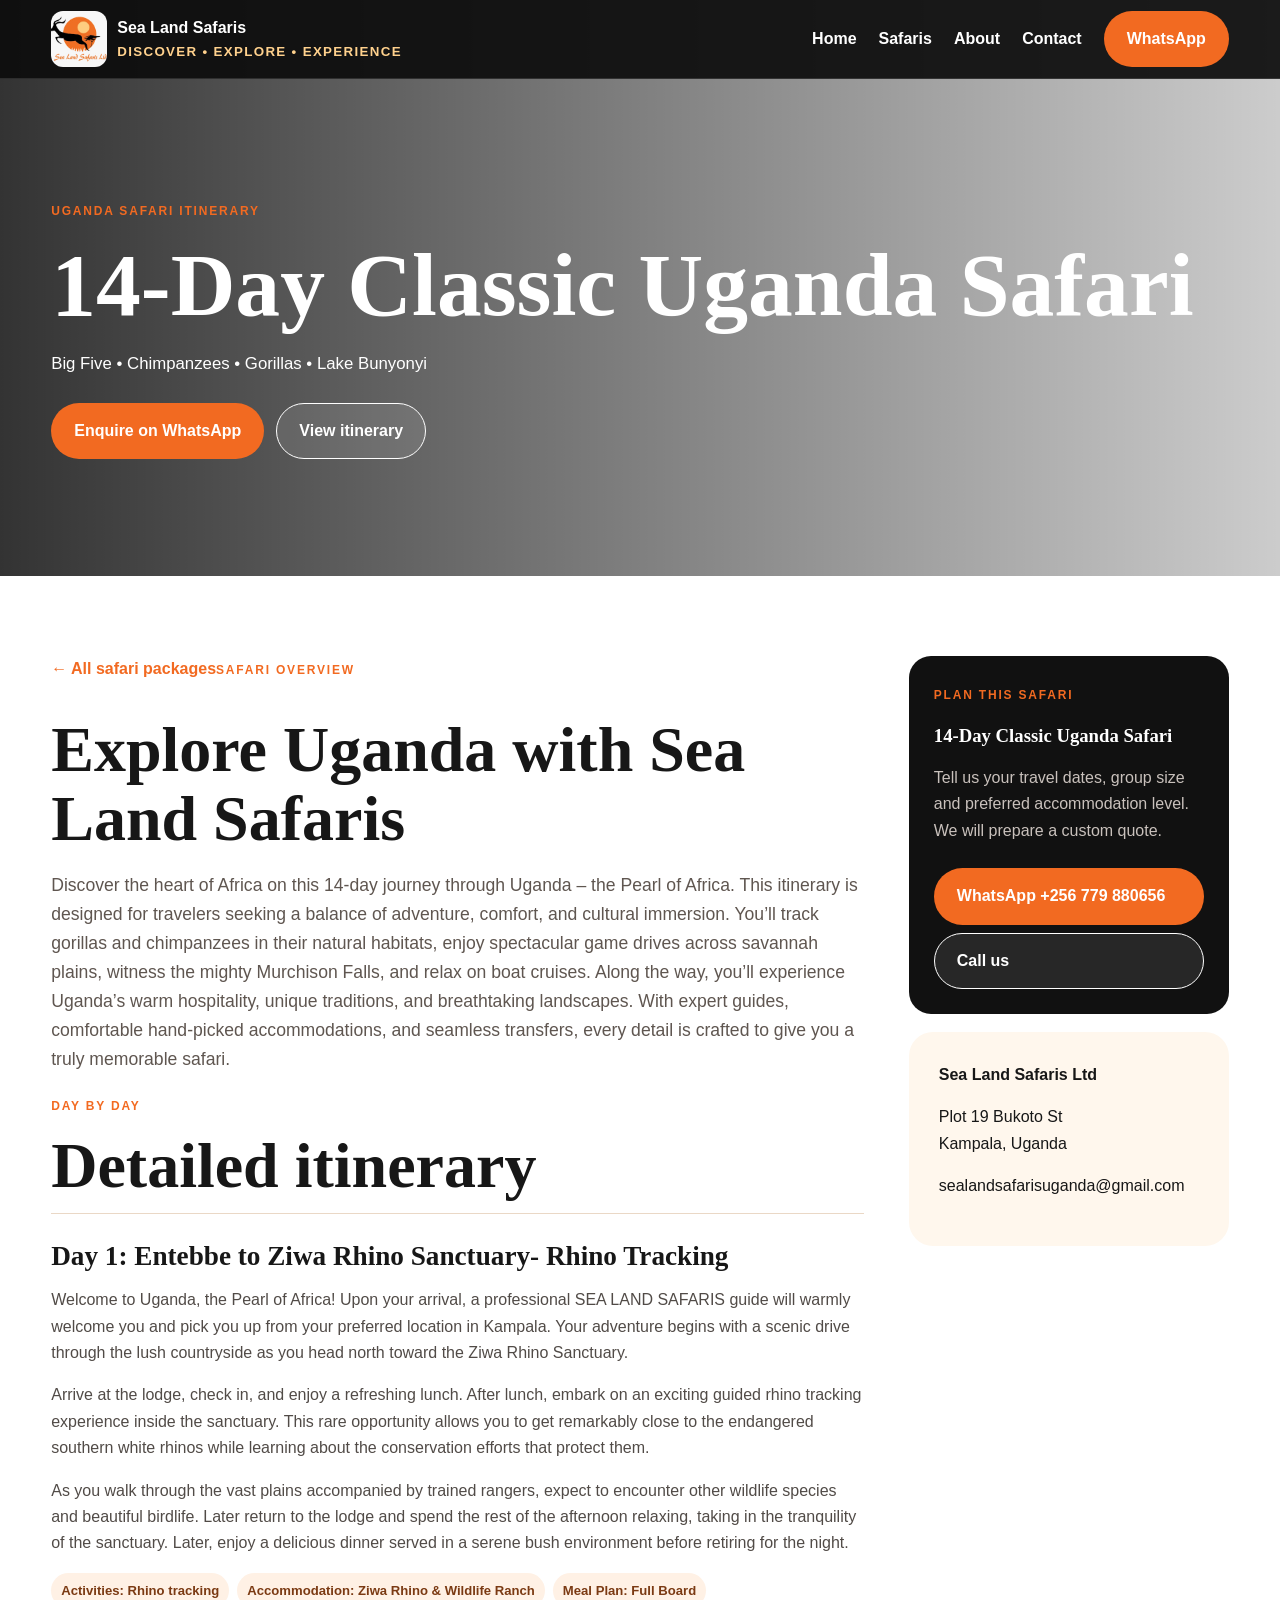
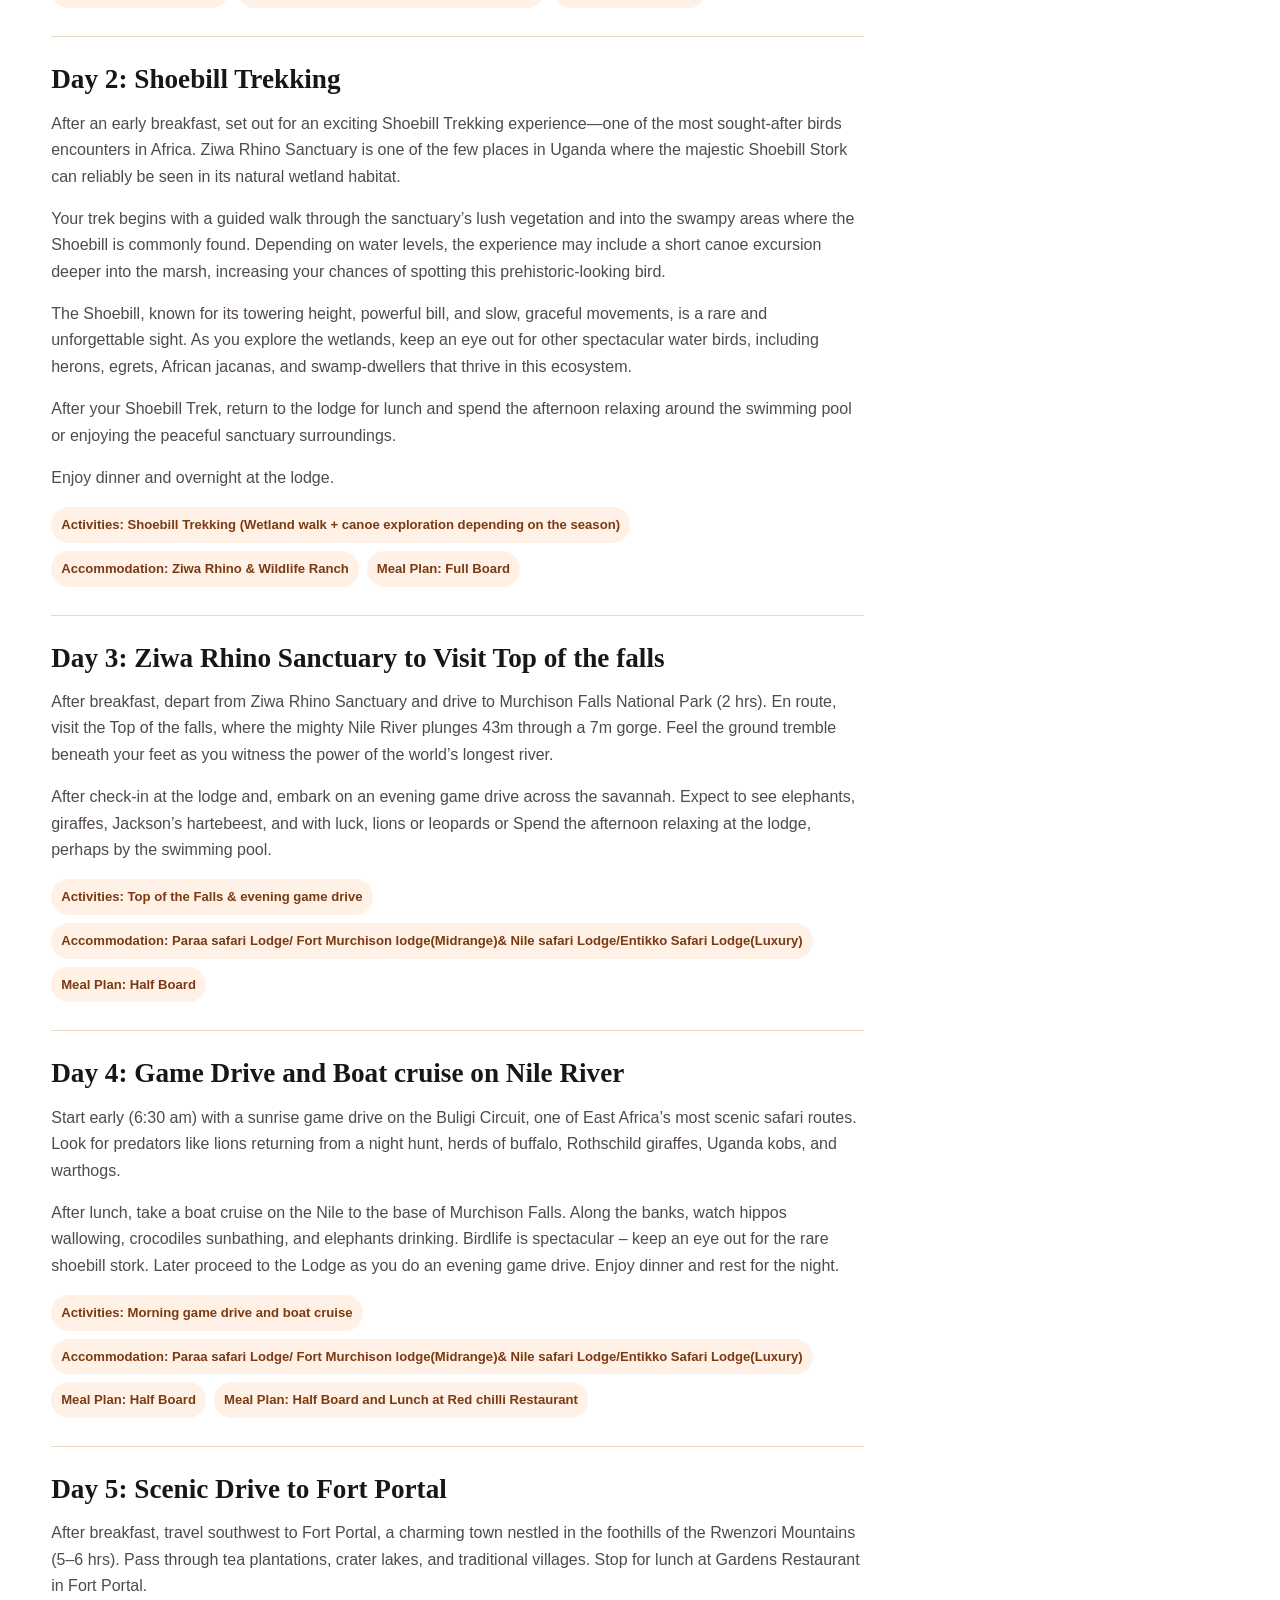
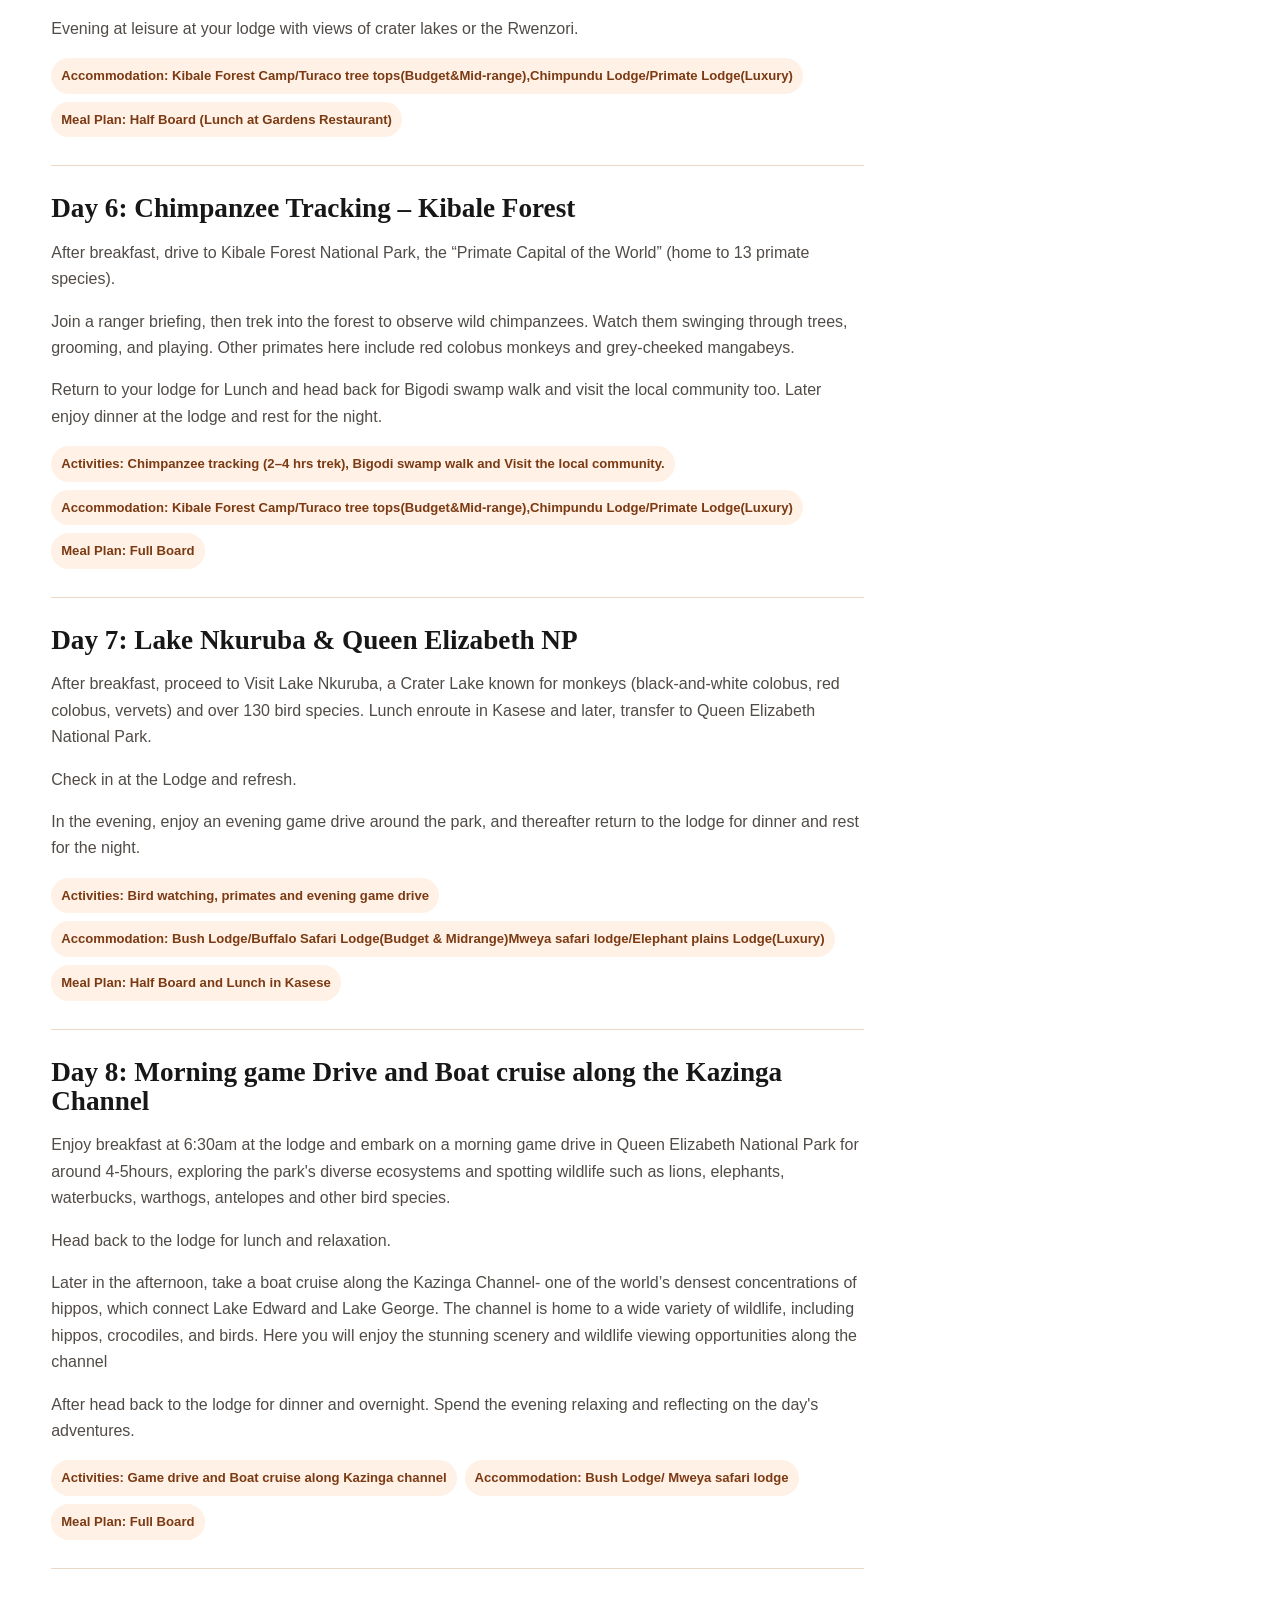
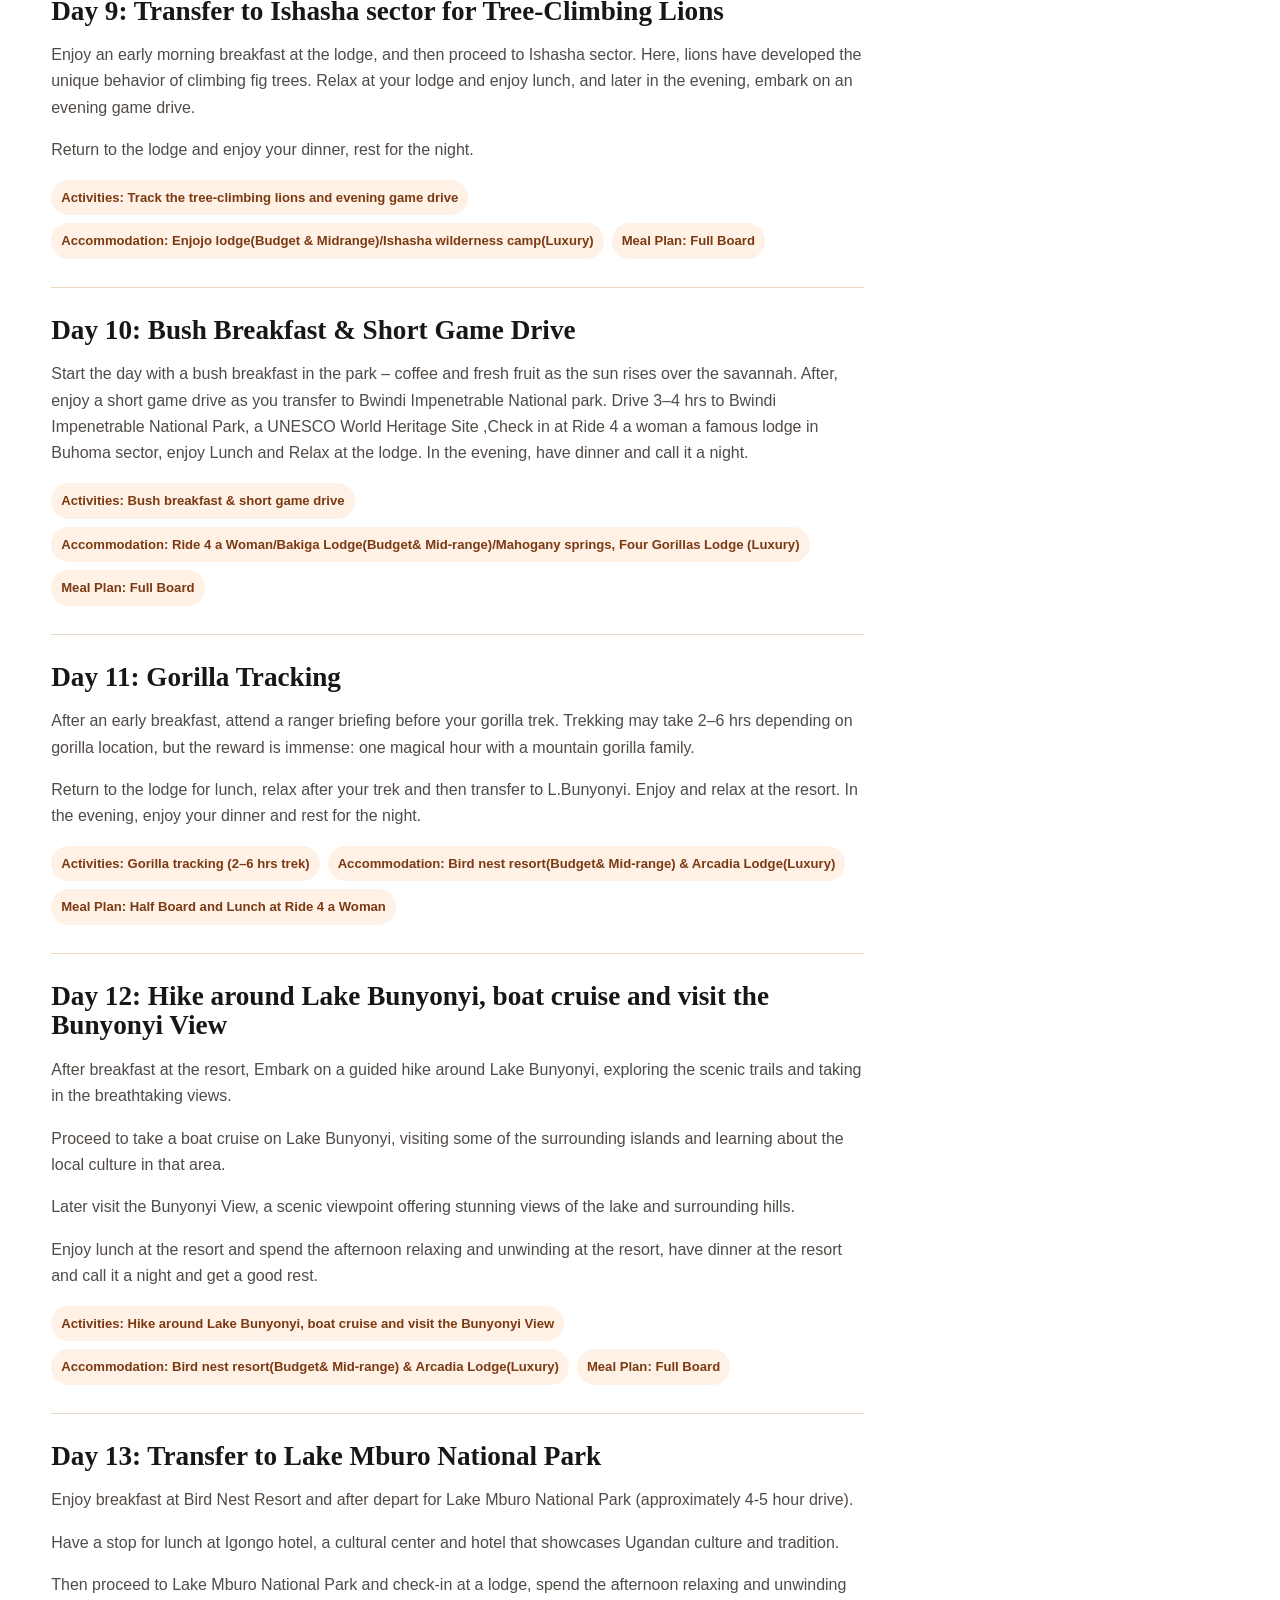
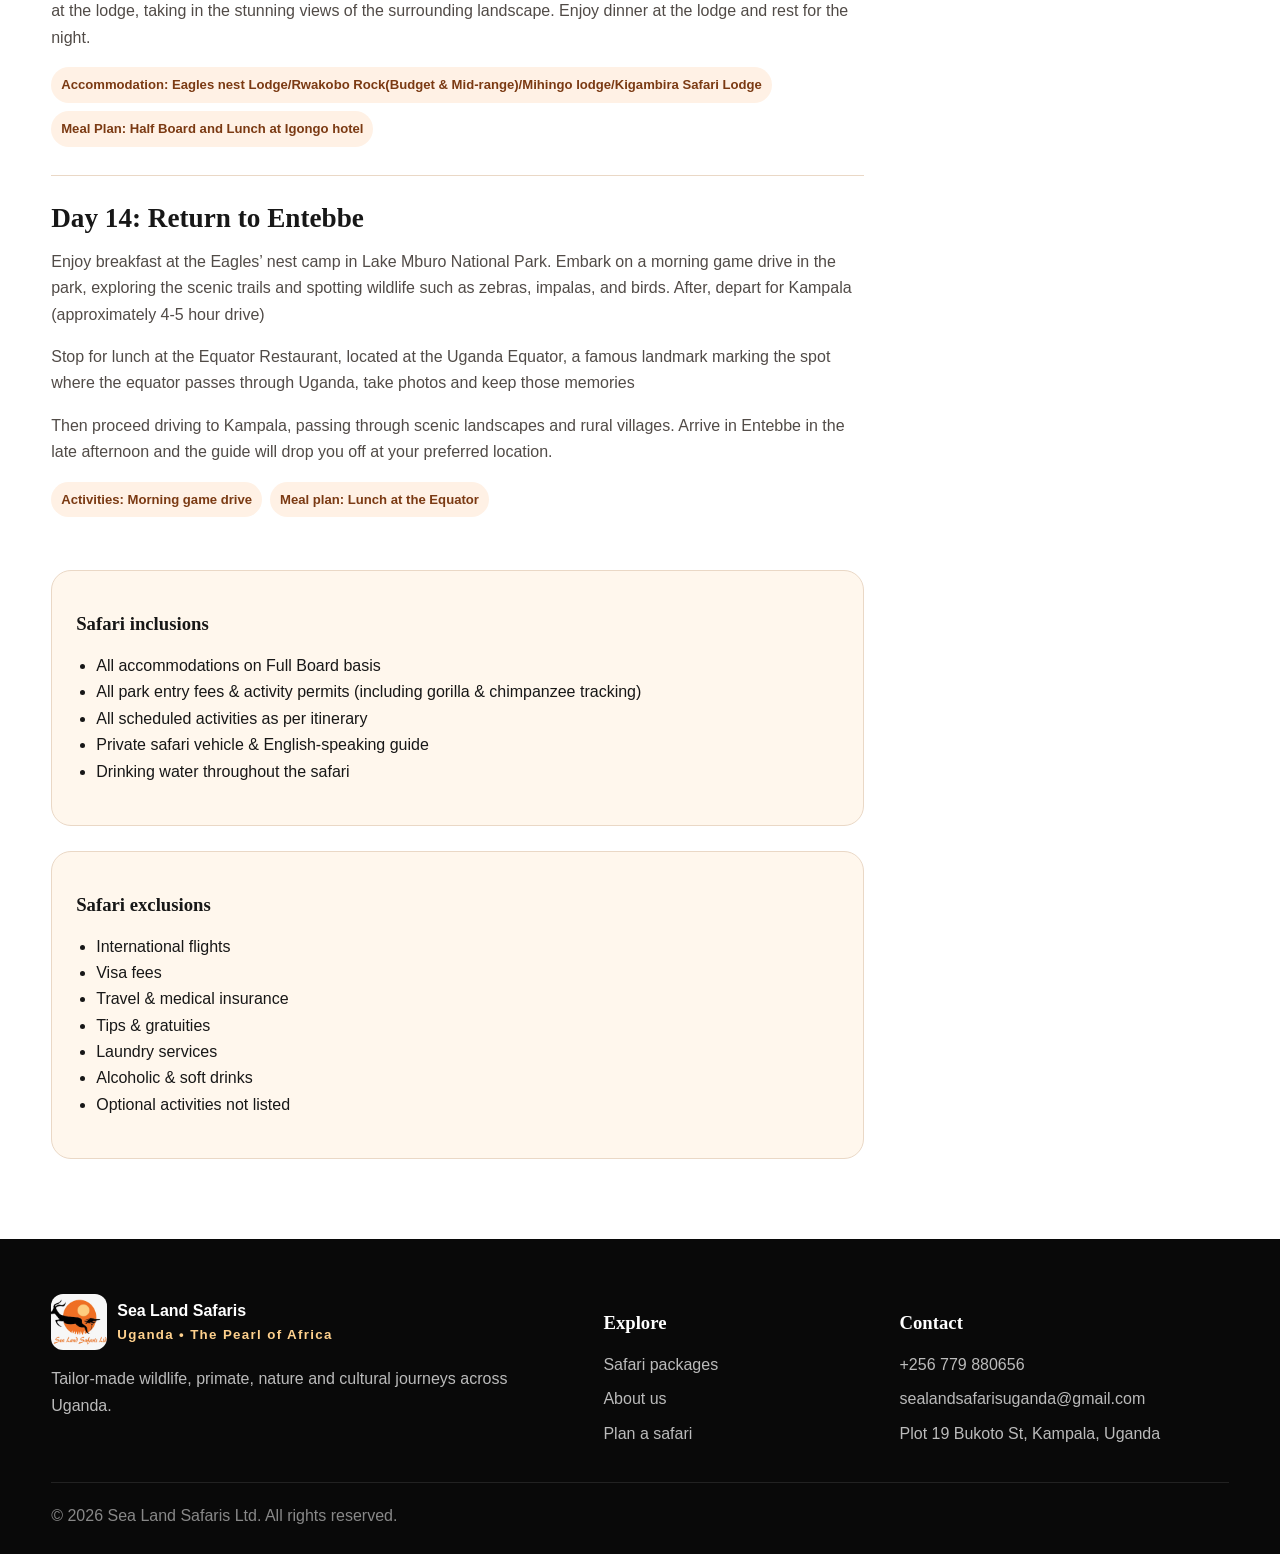
<file: packages/14-day-classic-uganda-safari.html>
<!doctype html><html lang="en"><head><meta charset="utf-8"><meta name="viewport" content="width=device-width,initial-scale=1"><title>14-Day Classic Uganda Safari | Sea Land Safaris Uganda</title><meta name="description" content="Discover the heart of Africa on this 14-day journey through Uganda – the Pearl of Africa. This itinerary is designed for travelers seeking a balance of adv"><link rel="stylesheet" href="../assets/style.css"></head><body><header><div class="container nav"><a class="brand" href="../index.html"><img src="../assets/logo.jpg" alt="Sea Land Safaris logo"><span>Sea Land Safaris<small>DISCOVER • EXPLORE • EXPERIENCE</small></span></a><nav class="links"><a href="../index.html">Home</a><a href="../index.html#packages">Safaris</a><a href="../index.html#about">About</a><a href="../index.html#contact">Contact</a><a class="btn btn-orange" href="https://wa.me/256779880656">WhatsApp</a></nav><button class="menu">☰</button></div></header><section class="page-hero" style="background-image:url('https://images.unsplash.com/photo-1549366021-9f761d450615?auto=format&fit=crop&w=1800&q=88')"><div class="container"><span class="eyebrow">Uganda Safari Itinerary</span><h1>14-Day Classic Uganda Safari</h1><p>Big Five • Chimpanzees • Gorillas • Lake Bunyonyi</p><div class="hero-actions"><a class="btn btn-orange" href="https://wa.me/256779880656?text=Hello%20Sea%20Land%20Safaris%2C%20I%20am%20interested%20in%2014-day-classic-uganda-safari">Enquire on WhatsApp</a><a class="btn btn-light" href="#itinerary">View itinerary</a></div></div></section><main class="container content-wrap"><div><a class="back" href="../index.html#packages">← All safari packages</a><span class="eyebrow">Safari overview</span><h2>Explore Uganda with Sea Land Safaris</h2><div class="overview"><p>Discover the heart of Africa on this 14-day journey through Uganda – the Pearl of Africa. This itinerary is designed for travelers seeking a balance of adventure, comfort, and cultural immersion. You’ll track gorillas and chimpanzees in their natural habitats, enjoy spectacular game drives across savannah plains, witness the mighty Murchison Falls, and relax on boat cruises. Along the way, you’ll experience Uganda’s warm hospitality, unique traditions, and breathtaking landscapes. With expert guides, comfortable hand-picked accommodations, and seamless transfers, every detail is crafted to give you a truly memorable safari.</p></div><section id="itinerary"><span class="eyebrow">Day by day</span><h2>Detailed itinerary</h2><article class="day"><h3>Day 1: Entebbe to Ziwa Rhino Sanctuary- Rhino Tracking</h3><p>Welcome to Uganda, the Pearl of Africa! Upon your arrival, a professional SEA LAND SAFARIS guide will warmly welcome you and pick you up from your preferred location in Kampala. Your adventure begins with a scenic drive through the lush countryside as you head north toward the Ziwa Rhino Sanctuary.</p><p>Arrive at the lodge, check in, and enjoy a refreshing lunch. After lunch, embark on an exciting guided rhino tracking experience inside the sanctuary. This rare opportunity allows you to get remarkably close to the endangered southern white rhinos while learning about the conservation efforts that protect them.</p><p>As you walk through the vast plains accompanied by trained rangers, expect to encounter other wildlife species and beautiful birdlife. Later return to the lodge and spend the rest of the afternoon relaxing, taking in the tranquility of the sanctuary. Later, enjoy a delicious dinner served in a serene bush environment before retiring for the night.</p><div class="meta"><span class="pill">Activities: Rhino tracking</span><span class="pill">Accommodation: Ziwa Rhino &amp; Wildlife Ranch</span><span class="pill">Meal Plan: Full Board</span></div></article><article class="day"><h3>Day 2: Shoebill Trekking</h3><p>After an early breakfast, set out for an exciting Shoebill Trekking experience—one of the most sought-after birds encounters in Africa. Ziwa Rhino Sanctuary is one of the few places in Uganda where the majestic Shoebill Stork can reliably be seen in its natural wetland habitat.</p><p>Your trek begins with a guided walk through the sanctuary’s lush vegetation and into the swampy areas where the Shoebill is commonly found. Depending on water levels, the experience may include a short canoe excursion deeper into the marsh, increasing your chances of spotting this prehistoric-looking bird.</p><p>The Shoebill, known for its towering height, powerful bill, and slow, graceful movements, is a rare and unforgettable sight. As you explore the wetlands, keep an eye out for other spectacular water birds, including herons, egrets, African jacanas, and swamp-dwellers that thrive in this ecosystem.</p><p>After your Shoebill Trek, return to the lodge for lunch and spend the afternoon relaxing around the swimming pool or enjoying the peaceful sanctuary surroundings.</p><p>Enjoy dinner and overnight at the lodge.</p><div class="meta"><span class="pill">Activities: Shoebill Trekking (Wetland walk + canoe exploration depending on the season)</span><span class="pill">Accommodation: Ziwa Rhino &amp; Wildlife Ranch</span><span class="pill">Meal Plan: Full Board</span></div></article><article class="day"><h3>Day 3: Ziwa Rhino Sanctuary to Visit Top of the falls</h3><p>After breakfast, depart from Ziwa Rhino Sanctuary and drive to Murchison Falls National Park (2 hrs). En route, visit the Top of the falls, where the mighty Nile River plunges 43m through a 7m gorge. Feel the ground tremble beneath your feet as you witness the power of the world’s longest river.</p><p>After check-in at the lodge and, embark on an evening game drive across the savannah. Expect to see elephants, giraffes, Jackson’s hartebeest, and with luck, lions or leopards or Spend the afternoon relaxing at the lodge, perhaps by the swimming pool.</p><div class="meta"><span class="pill">Activities: Top of the Falls &amp; evening game drive</span><span class="pill">Accommodation: Paraa safari Lodge/ Fort Murchison lodge(Midrange)&amp; Nile safari Lodge/Entikko Safari Lodge(Luxury)</span><span class="pill">Meal Plan: Half  Board</span></div></article><article class="day"><h3>Day 4: Game Drive and Boat cruise on Nile River</h3><p>Start early (6:30 am) with a sunrise game drive on the Buligi Circuit, one of East Africa’s most scenic safari routes. Look for predators like lions returning from a night hunt, herds of buffalo, Rothschild giraffes, Uganda kobs, and warthogs.</p><p>After lunch, take a boat cruise on the Nile to the base of Murchison Falls. Along the banks, watch hippos wallowing, crocodiles sunbathing, and elephants drinking. Birdlife is spectacular – keep an eye out for the rare shoebill stork. Later proceed to the Lodge as you do an evening game drive. Enjoy dinner and rest for the night.</p><div class="meta"><span class="pill">Activities: Morning game drive and boat cruise</span><span class="pill">Accommodation: Paraa safari Lodge/ Fort Murchison lodge(Midrange)&amp; Nile safari Lodge/Entikko Safari Lodge(Luxury)</span><span class="pill">Meal Plan: Half  Board</span><span class="pill">Meal Plan: Half Board and Lunch at Red chilli Restaurant</span></div></article><article class="day"><h3>Day 5: Scenic Drive to Fort Portal</h3><p>After breakfast, travel southwest to Fort Portal, a charming town nestled in the foothills of the Rwenzori Mountains (5–6 hrs). Pass through tea plantations, crater lakes, and traditional villages. Stop for lunch at Gardens Restaurant in Fort Portal.</p><p>Evening at leisure at your lodge with views of crater lakes or the Rwenzori.</p><div class="meta"><span class="pill">Accommodation: Kibale Forest Camp/Turaco tree tops(Budget&amp;Mid-range),Chimpundu Lodge/Primate Lodge(Luxury)</span><span class="pill">Meal Plan: Half Board (Lunch at Gardens Restaurant)</span></div></article><article class="day"><h3>Day 6: Chimpanzee Tracking – Kibale Forest</h3><p>After breakfast, drive to Kibale Forest National Park, the “Primate Capital of the World” (home to 13 primate species).</p><p>Join a ranger briefing, then trek into the forest to observe wild chimpanzees. Watch them swinging through trees, grooming, and playing. Other primates here include red colobus monkeys and grey-cheeked mangabeys.</p><p>Return to your lodge for Lunch and head back for Bigodi swamp walk and visit the local community too. Later enjoy dinner at the lodge and rest for the night.</p><div class="meta"><span class="pill">Activities: Chimpanzee tracking (2–4 hrs trek), Bigodi swamp walk and Visit the local community.</span><span class="pill">Accommodation: Kibale Forest Camp/Turaco tree tops(Budget&amp;Mid-range),Chimpundu Lodge/Primate Lodge(Luxury)</span><span class="pill">Meal Plan: Full Board</span></div></article><article class="day"><h3>Day 7: Lake Nkuruba &amp; Queen Elizabeth NP</h3><p>After breakfast, proceed to Visit Lake Nkuruba, a Crater Lake known for monkeys (black-and-white colobus, red colobus, vervets) and over 130 bird species. Lunch enroute in Kasese and later, transfer to Queen Elizabeth National Park.</p><p>Check in at the Lodge and refresh.</p><p>In the evening, enjoy an evening game drive around the park, and thereafter return to the lodge for dinner and rest for the night.</p><div class="meta"><span class="pill">Activities: Bird watching, primates and evening game drive</span><span class="pill">Accommodation: Bush Lodge/Buffalo Safari Lodge(Budget &amp; Midrange)Mweya safari lodge/Elephant plains Lodge(Luxury)</span><span class="pill">Meal Plan: Half  Board and Lunch in Kasese</span></div></article><article class="day"><h3>Day 8: Morning game Drive and Boat cruise along the Kazinga Channel</h3><p>Enjoy breakfast at 6:30am at the lodge and embark on a morning game drive in Queen Elizabeth National Park for around 4-5hours, exploring the park&#x27;s diverse ecosystems and spotting wildlife such as lions, elephants, waterbucks, warthogs, antelopes and other bird species.</p><p>Head back to the lodge for lunch and relaxation.</p><p>Later in the afternoon, take a boat cruise along the Kazinga Channel- one of the world’s densest concentrations of hippos, which connect Lake Edward and Lake George. The channel is home to a wide variety of wildlife, including hippos, crocodiles, and birds. Here you will enjoy the stunning scenery and wildlife viewing opportunities along the channel</p><p>After head back to the lodge for dinner and overnight. Spend the evening relaxing and reflecting on the day&#x27;s adventures.</p><div class="meta"><span class="pill">Activities: Game drive and Boat cruise along Kazinga channel</span><span class="pill">Accommodation: Bush Lodge/ Mweya safari lodge</span><span class="pill">Meal Plan: Full Board</span></div></article><article class="day"><h3>Day 9: Transfer to Ishasha sector for Tree-Climbing Lions</h3><p>Enjoy an early morning breakfast at the lodge, and then proceed to Ishasha sector. Here, lions have developed the unique behavior of climbing fig trees. Relax at your lodge and enjoy lunch, and later in the evening, embark on an evening game drive.</p><p>Return to the lodge and enjoy your dinner, rest for the night.</p><div class="meta"><span class="pill">Activities: Track the tree-climbing lions and evening game drive</span><span class="pill">Accommodation: Enjojo lodge(Budget &amp; Midrange)/Ishasha wilderness camp(Luxury)</span><span class="pill">Meal Plan: Full Board</span></div></article><article class="day"><h3>Day 10: Bush Breakfast &amp; Short Game Drive</h3><p>Start the day with a bush breakfast in the park – coffee and fresh fruit as the sun rises over the savannah. After, enjoy a short game drive as you transfer to Bwindi Impenetrable National park. Drive 3–4 hrs to Bwindi Impenetrable National Park, a UNESCO World Heritage Site ,Check in at Ride 4 a woman a famous lodge in Buhoma sector, enjoy Lunch and Relax at the lodge. In the evening, have dinner and call it a night.</p><div class="meta"><span class="pill">Activities: Bush breakfast &amp; short game drive</span><span class="pill">Accommodation: Ride 4 a Woman/Bakiga Lodge(Budget&amp; Mid-range)/Mahogany springs, Four Gorillas Lodge (Luxury)</span><span class="pill">Meal Plan: Full Board</span></div></article><article class="day"><h3>Day 11: Gorilla Tracking</h3><p>After an early breakfast, attend a ranger briefing before your gorilla trek. Trekking may take 2–6 hrs depending on gorilla location, but the reward is immense: one magical hour with a mountain gorilla family.</p><p>Return to the lodge for lunch, relax after your trek and then transfer to L.Bunyonyi. Enjoy and relax at the resort. In the evening, enjoy your dinner and rest for the night.</p><div class="meta"><span class="pill">Activities: Gorilla tracking (2–6 hrs trek)</span><span class="pill">Accommodation: Bird nest resort(Budget&amp; Mid-range) &amp; Arcadia Lodge(Luxury)</span><span class="pill">Meal Plan: Half Board and Lunch at Ride 4 a Woman</span></div></article><article class="day"><h3>Day 12: Hike around Lake Bunyonyi, boat cruise and visit the Bunyonyi View</h3><p>After breakfast at the resort, Embark on a guided hike around Lake Bunyonyi, exploring the scenic trails and taking in the breathtaking views.</p><p>Proceed to take a boat cruise on Lake Bunyonyi, visiting some of the surrounding islands and learning about the local culture in that area.</p><p>Later visit the Bunyonyi View, a scenic viewpoint offering stunning views of the lake and surrounding hills.</p><p>Enjoy lunch at the resort and spend the afternoon relaxing and unwinding at the resort, have dinner at the resort and call it a night and get a good rest.</p><div class="meta"><span class="pill">Activities: Hike around Lake Bunyonyi, boat cruise  and  visit the Bunyonyi View</span><span class="pill">Accommodation: Bird nest resort(Budget&amp; Mid-range) &amp; Arcadia Lodge(Luxury)</span><span class="pill">Meal Plan: Full Board</span></div></article><article class="day"><h3>Day 13: Transfer to Lake Mburo National Park</h3><p>Enjoy breakfast at Bird Nest Resort and after depart for Lake Mburo National Park (approximately 4-5 hour drive).</p><p>Have a stop for lunch at Igongo hotel, a cultural center and hotel that showcases Ugandan culture and tradition.</p><p>Then proceed to Lake Mburo National Park and check-in at a lodge, spend the afternoon relaxing and unwinding at the lodge, taking in the stunning views of the surrounding landscape. Enjoy dinner at the lodge and rest for the night.</p><div class="meta"><span class="pill">Accommodation: Eagles nest Lodge/Rwakobo Rock(Budget &amp; Mid-range)/Mihingo lodge/Kigambira Safari Lodge</span><span class="pill">Meal Plan: Half Board and Lunch at Igongo hotel</span></div></article><article class="day"><h3>Day 14: Return to Entebbe</h3><p>Enjoy breakfast at the Eagles’ nest camp in Lake Mburo National Park. Embark on a morning game drive in the park, exploring the scenic trails and spotting wildlife such as zebras, impalas, and birds. After, depart for Kampala (approximately 4-5 hour drive)</p><p>Stop for lunch at the Equator Restaurant, located at the Uganda Equator, a famous landmark marking the spot where the equator passes through Uganda, take photos and keep those memories</p><p>Then proceed driving to Kampala, passing through scenic landscapes and rural villages. Arrive in Entebbe in the late afternoon and the guide will drop you off at your preferred location.</p><div class="meta"><span class="pill">Activities: Morning game drive</span><span class="pill">Meal plan: Lunch  at the Equator</span></div></article></section><div class="listbox"><h3>Safari inclusions</h3><ul><li>All accommodations on Full Board basis</li><li>All park entry fees &amp; activity permits (including gorilla &amp; chimpanzee tracking)</li><li>All scheduled activities as per itinerary</li><li>Private safari vehicle &amp; English-speaking guide</li><li>Drinking water throughout the safari</li></ul></div><div class="listbox"><h3>Safari exclusions</h3><ul><li>International flights</li><li>Visa fees</li><li>Travel &amp; medical insurance</li><li>Tips &amp; gratuities</li><li>Laundry services</li><li>Alcoholic &amp; soft drinks</li><li>Optional activities not listed</li></ul></div></div><aside class="sidebar"><div class="side-card"><span class="eyebrow">Plan this safari</span><h3>14-Day Classic Uganda Safari</h3><p>Tell us your travel dates, group size and preferred accommodation level. We will prepare a custom quote.</p><a class="btn btn-orange" href="https://wa.me/256779880656">WhatsApp +256 779 880656</a><a class="btn btn-light" href="tel:+256779880656">Call us</a></div><div class="contact-box"><b>Sea Land Safaris Ltd</b><p>Plot 19 Bukoto St<br>Kampala, Uganda</p><p><a href="mailto:sealandsafarisuganda@gmail.com">sealandsafarisuganda@gmail.com</a></p></div></aside></main><footer><div class="container footer-grid"><div><a class="brand" href="../index.html"><img src="../assets/logo.jpg"><span>Sea Land Safaris<small>Uganda • The Pearl of Africa</small></span></a><p>Tailor-made wildlife, primate, nature and cultural journeys across Uganda.</p></div><div><h3>Explore</h3><div class="footer-links"><a href="../index.html#packages">Safari packages</a><a href="../index.html#about">About us</a><a href="../index.html#contact">Plan a safari</a></div></div><div><h3>Contact</h3><div class="footer-links"><a href="tel:+256779880656">+256 779 880656</a><a href="mailto:sealandsafarisuganda@gmail.com">sealandsafarisuganda@gmail.com</a><a href="https://www.google.com/maps/place//data=!4m2!3m1!1s0x177dbb9729308ba9:0xb33c4eeed9e7044d?sa=X&ved=1t:8290&ictx=111">Plot 19 Bukoto St, Kampala, Uganda</a></div></div></div><div class="container" style="border-top:1px solid #ffffff1a;margin-top:35px;padding-top:20px;color:#888">© 2026 Sea Land Safaris Ltd. All rights reserved.</div></footer><script src="../assets/site.js"></script></body></html>
</file>
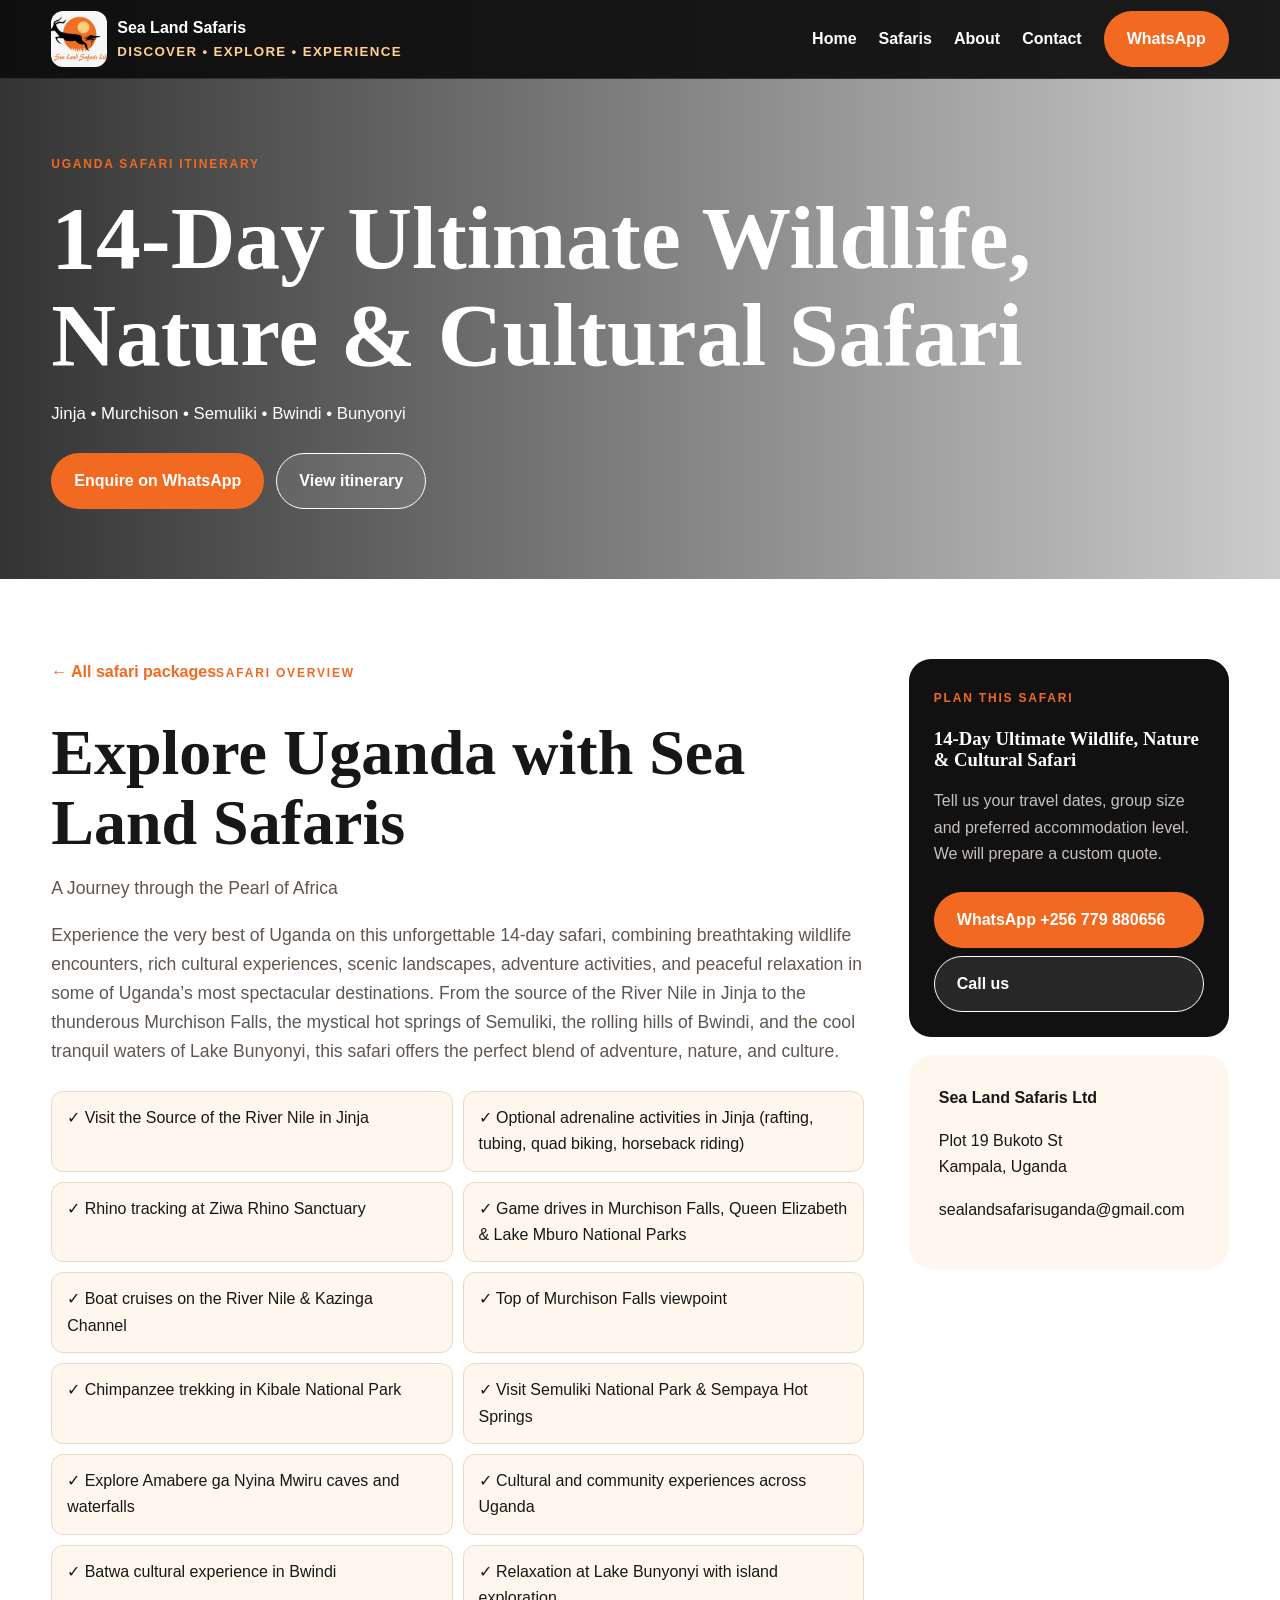
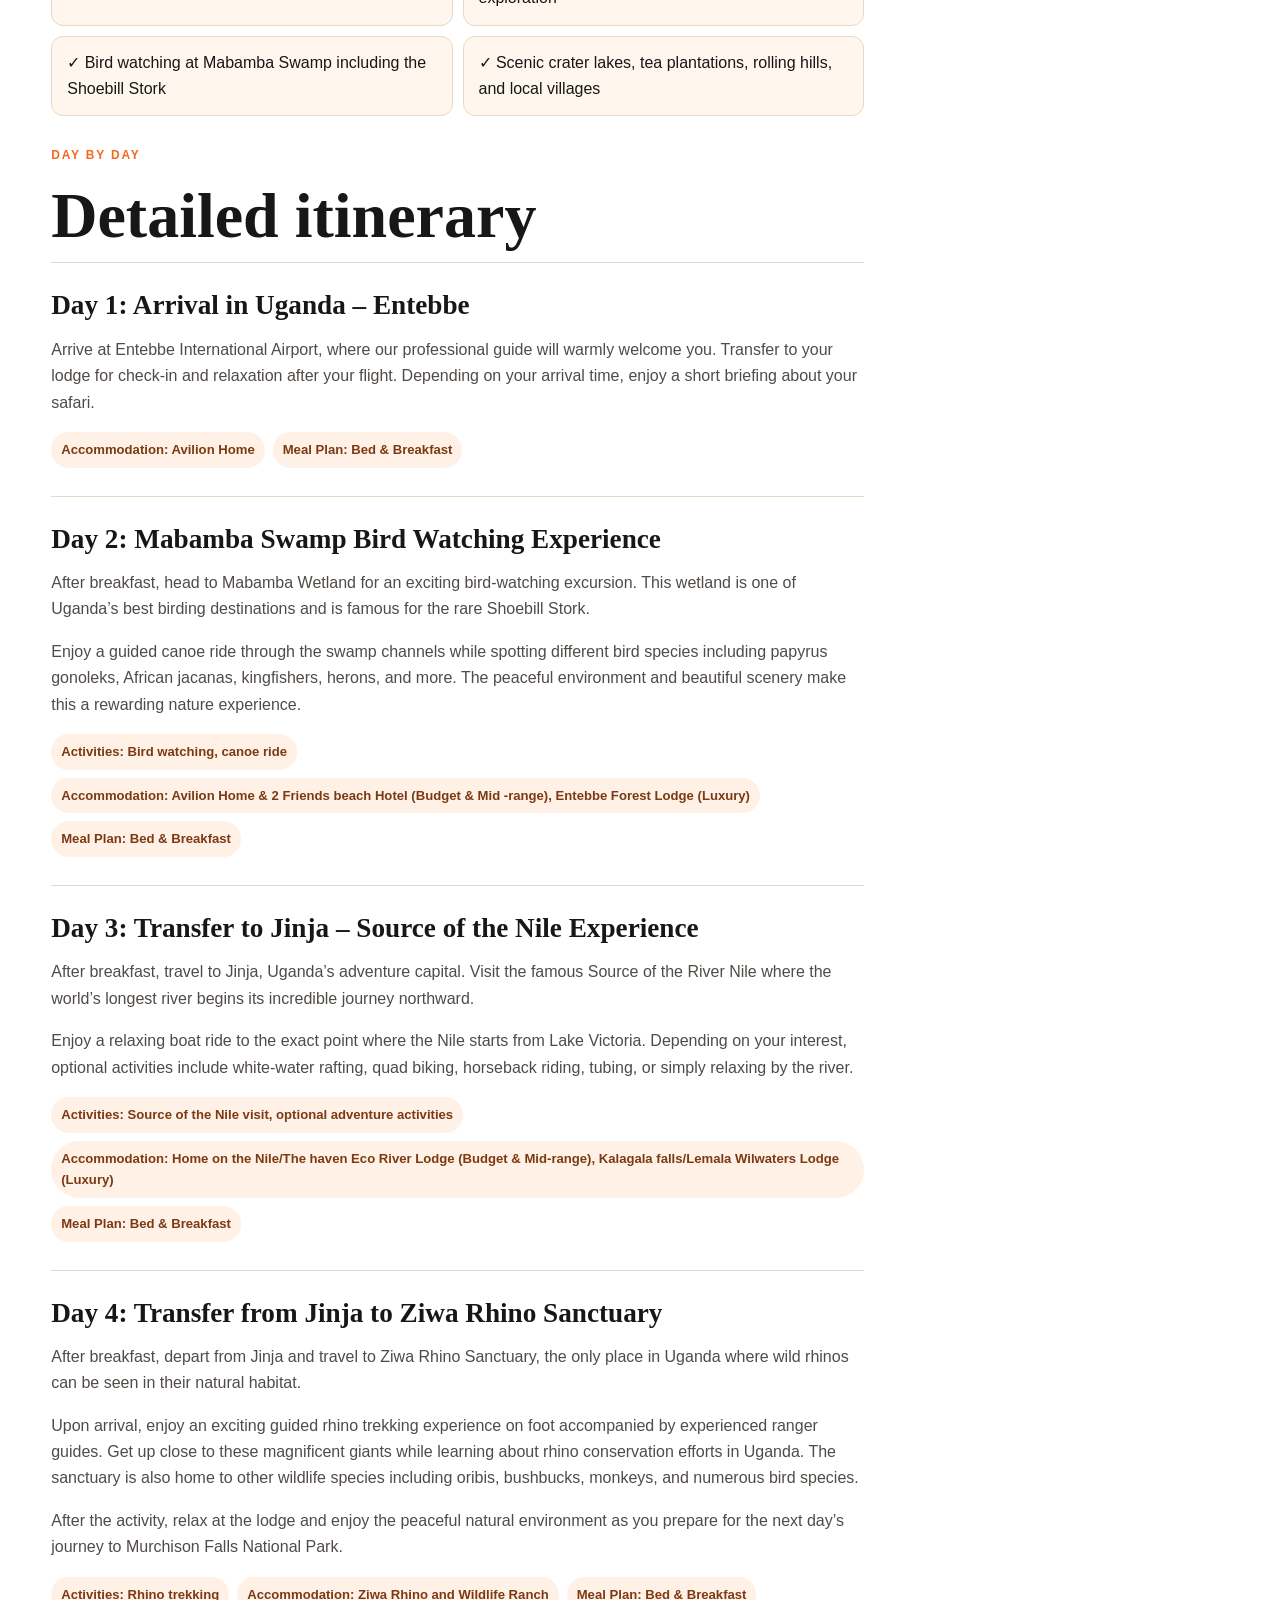
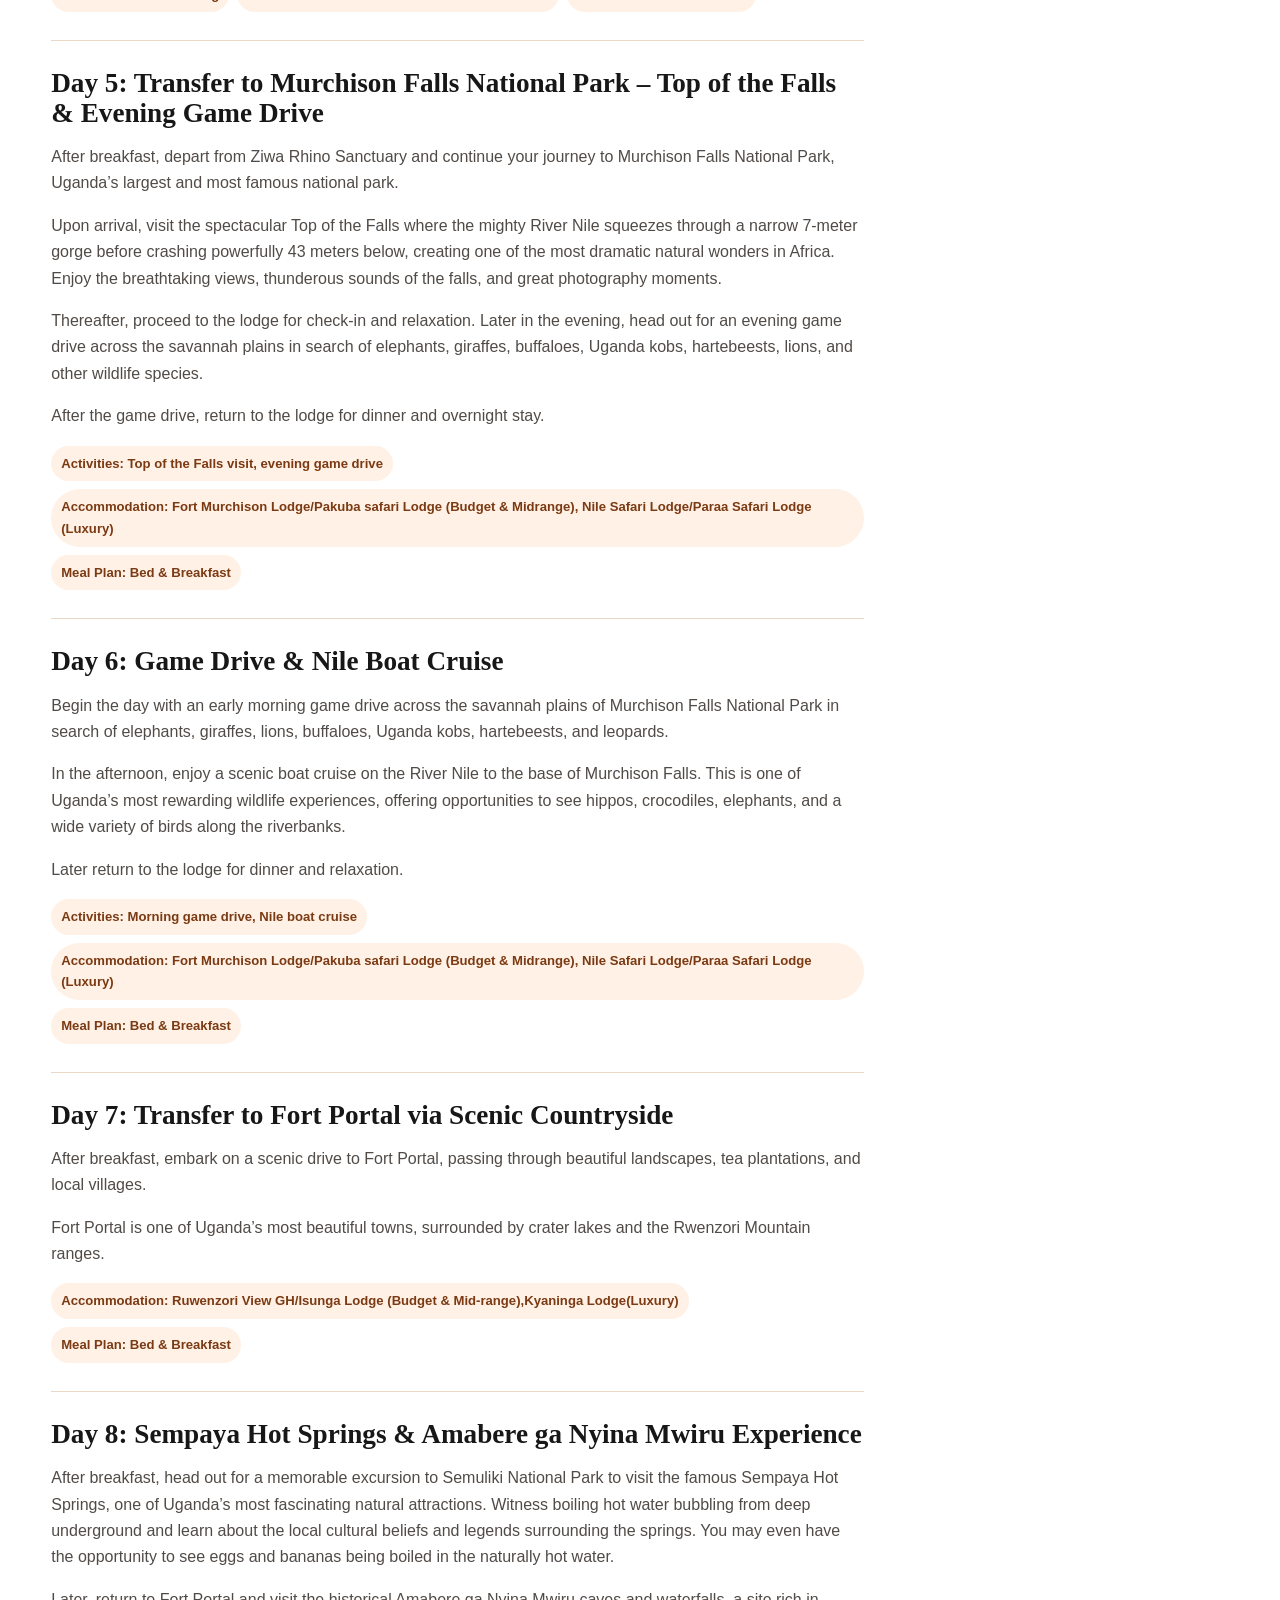
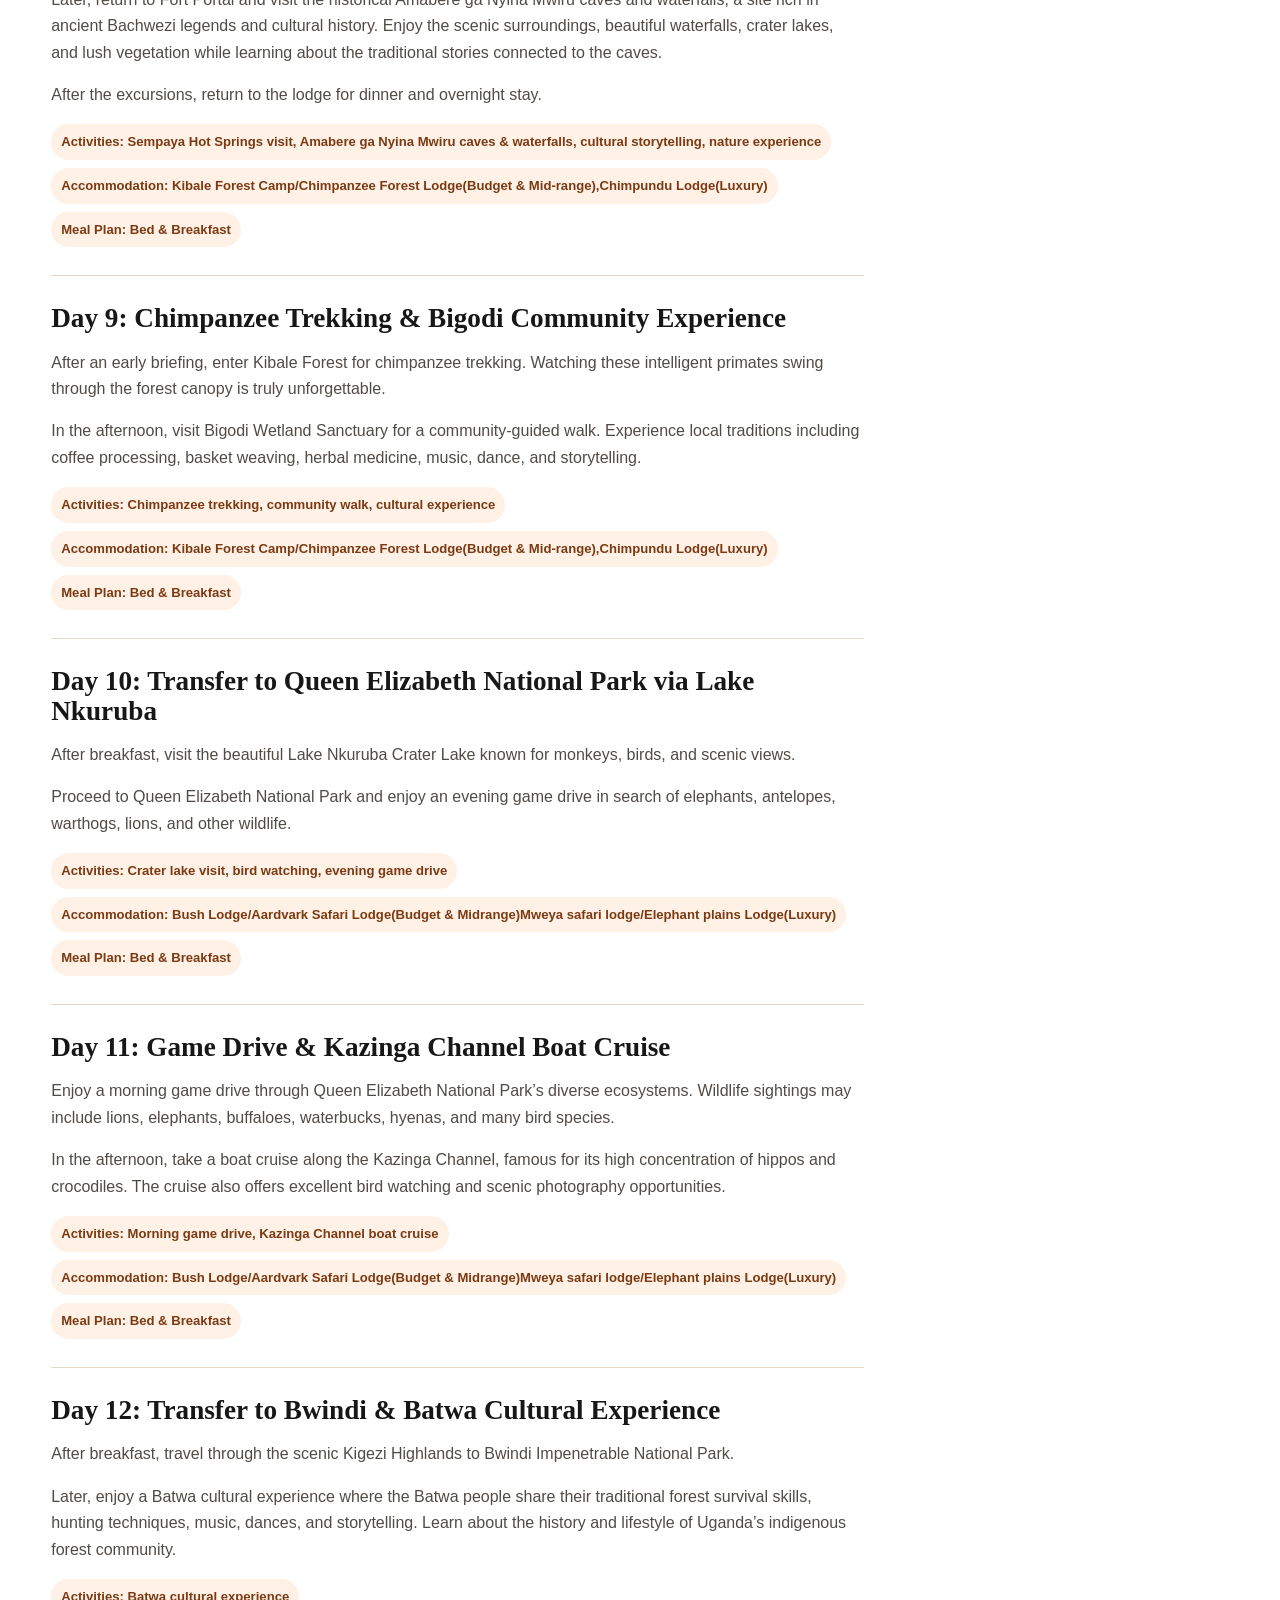
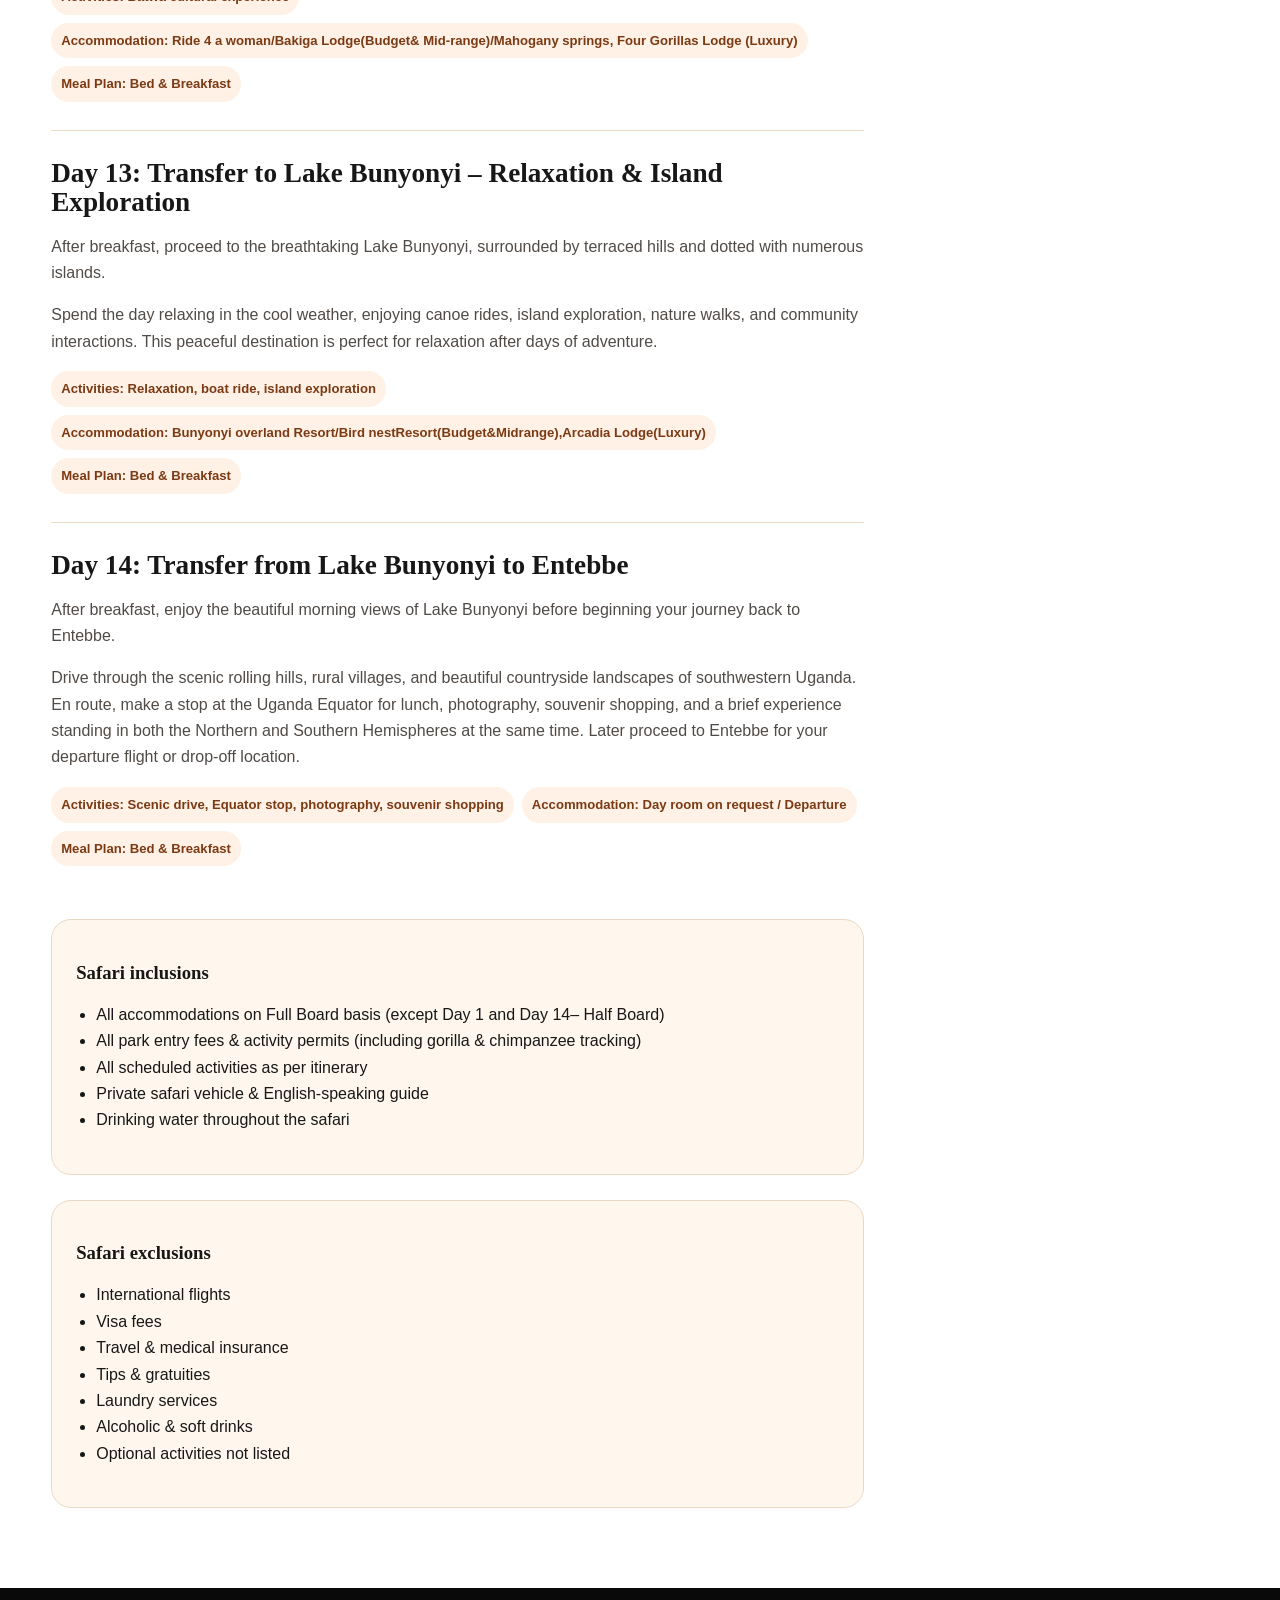
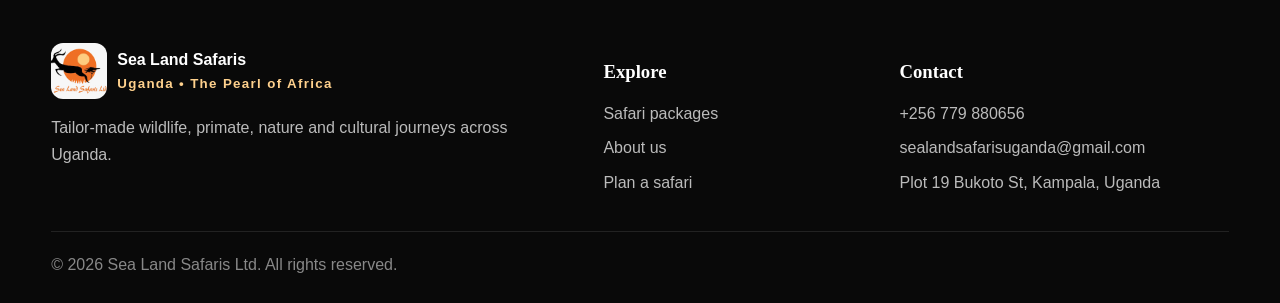
<file: packages/14-day-ultimate-uganda-safari.html>
<!doctype html><html lang="en"><head><meta charset="utf-8"><meta name="viewport" content="width=device-width,initial-scale=1"><title>14-Day Ultimate Wildlife, Nature &amp; Cultural Safari | Sea Land Safaris Uganda</title><meta name="description" content="A Journey through the Pearl of Africa Experience the very best of Uganda on this unforgettable 14-day safari, combining breathtaking wildlife encounters, r"><link rel="stylesheet" href="../assets/style.css"></head><body><header><div class="container nav"><a class="brand" href="../index.html"><img src="../assets/logo.jpg" alt="Sea Land Safaris logo"><span>Sea Land Safaris<small>DISCOVER • EXPLORE • EXPERIENCE</small></span></a><nav class="links"><a href="../index.html">Home</a><a href="../index.html#packages">Safaris</a><a href="../index.html#about">About</a><a href="../index.html#contact">Contact</a><a class="btn btn-orange" href="https://wa.me/256779880656">WhatsApp</a></nav><button class="menu">☰</button></div></header><section class="page-hero" style="background-image:url('https://images.unsplash.com/photo-1535941339077-2dd1c7963098?auto=format&fit=crop&w=1800&q=88')"><div class="container"><span class="eyebrow">Uganda Safari Itinerary</span><h1>14-Day Ultimate Wildlife, Nature &amp; Cultural Safari</h1><p>Jinja • Murchison • Semuliki • Bwindi • Bunyonyi</p><div class="hero-actions"><a class="btn btn-orange" href="https://wa.me/256779880656?text=Hello%20Sea%20Land%20Safaris%2C%20I%20am%20interested%20in%2014-day-ultimate-uganda-safari">Enquire on WhatsApp</a><a class="btn btn-light" href="#itinerary">View itinerary</a></div></div></section><main class="container content-wrap"><div><a class="back" href="../index.html#packages">← All safari packages</a><span class="eyebrow">Safari overview</span><h2>Explore Uganda with Sea Land Safaris</h2><div class="overview"><p>A Journey through the Pearl of Africa</p><p>Experience the very best of Uganda on this unforgettable 14-day safari, combining breathtaking wildlife encounters, rich cultural experiences, scenic landscapes, adventure activities, and peaceful relaxation in some of Uganda’s most spectacular destinations. From the source of the River Nile in Jinja to the thunderous Murchison Falls, the mystical hot springs of Semuliki, the rolling hills of Bwindi, and the cool tranquil waters of Lake Bunyonyi, this safari offers the perfect blend of adventure, nature, and culture.</p></div><div class="highlights"><div class="highlight">✓ Visit the Source of the River Nile in Jinja</div><div class="highlight">✓ Optional adrenaline activities in Jinja (rafting, tubing, quad biking, horseback riding)</div><div class="highlight">✓ Rhino tracking at Ziwa Rhino Sanctuary</div><div class="highlight">✓ Game drives in Murchison Falls, Queen Elizabeth &amp; Lake Mburo National Parks</div><div class="highlight">✓ Boat cruises on the River Nile &amp; Kazinga Channel</div><div class="highlight">✓ Top of Murchison Falls viewpoint</div><div class="highlight">✓ Chimpanzee trekking in Kibale National Park</div><div class="highlight">✓ Visit Semuliki National Park &amp; Sempaya Hot Springs</div><div class="highlight">✓ Explore Amabere ga Nyina Mwiru caves and waterfalls</div><div class="highlight">✓ Cultural and community experiences across Uganda</div><div class="highlight">✓ Batwa cultural experience in Bwindi</div><div class="highlight">✓ Relaxation at Lake Bunyonyi with island exploration</div><div class="highlight">✓ Bird watching at Mabamba Swamp including the Shoebill Stork</div><div class="highlight">✓ Scenic crater lakes, tea plantations, rolling hills, and local villages</div></div><section id="itinerary"><span class="eyebrow">Day by day</span><h2>Detailed itinerary</h2><article class="day"><h3>Day 1: Arrival in Uganda – Entebbe</h3><p>Arrive at Entebbe International Airport, where our professional guide will warmly welcome you. Transfer to your lodge for check-in and relaxation after your flight. Depending on your arrival time, enjoy a short briefing about your safari.</p><div class="meta"><span class="pill">Accommodation: Avilion Home</span><span class="pill">Meal Plan: Bed &amp; Breakfast</span></div></article><article class="day"><h3>Day 2: Mabamba Swamp Bird Watching Experience</h3><p>After breakfast, head to Mabamba Wetland for an exciting bird-watching excursion. This wetland is one of Uganda’s best birding destinations and is famous for the rare Shoebill Stork.</p><p>Enjoy a guided canoe ride through the swamp channels while spotting different bird species including papyrus gonoleks, African jacanas, kingfishers, herons, and more. The peaceful environment and beautiful scenery make this a rewarding nature experience.</p><div class="meta"><span class="pill">Activities: Bird watching, canoe ride</span><span class="pill">Accommodation: Avilion Home &amp; 2 Friends beach Hotel (Budget &amp; Mid -range), Entebbe Forest Lodge (Luxury)</span><span class="pill">Meal Plan: Bed &amp; Breakfast</span></div></article><article class="day"><h3>Day 3: Transfer to Jinja – Source of the Nile Experience</h3><p>After breakfast, travel to Jinja, Uganda’s adventure capital. Visit the famous Source of the River Nile where the world’s longest river begins its incredible journey northward.</p><p>Enjoy a relaxing boat ride to the exact point where the Nile starts from Lake Victoria. Depending on your interest, optional activities include white-water rafting, quad biking, horseback riding, tubing, or simply relaxing by the river.</p><div class="meta"><span class="pill">Activities: Source of the Nile visit, optional adventure activities</span><span class="pill">Accommodation: Home on the Nile/The haven Eco River Lodge (Budget &amp; Mid-range), Kalagala falls/Lemala Wilwaters Lodge (Luxury)</span><span class="pill">Meal Plan: Bed &amp; Breakfast</span></div></article><article class="day"><h3>Day 4: Transfer from Jinja to Ziwa Rhino Sanctuary</h3><p>After breakfast, depart from Jinja and travel to Ziwa Rhino Sanctuary, the only place in Uganda where wild rhinos can be seen in their natural habitat.</p><p>Upon arrival, enjoy an exciting guided rhino trekking experience on foot accompanied by experienced ranger guides. Get up close to these magnificent giants while learning about rhino conservation efforts in Uganda. The sanctuary is also home to other wildlife species including oribis, bushbucks, monkeys, and numerous bird species.</p><p>After the activity, relax at the lodge and enjoy the peaceful natural environment as you prepare for the next day’s journey to Murchison Falls National Park.</p><div class="meta"><span class="pill">Activities: Rhino trekking</span><span class="pill">Accommodation: Ziwa Rhino and Wildlife Ranch</span><span class="pill">Meal Plan: Bed &amp; Breakfast</span></div></article><article class="day"><h3>Day 5: Transfer to Murchison Falls National Park – Top of the Falls &amp; Evening Game Drive</h3><p>After breakfast, depart from Ziwa Rhino Sanctuary and continue your journey to Murchison Falls National Park, Uganda’s largest and most famous national park.</p><p>Upon arrival, visit the spectacular Top of the Falls where the mighty River Nile squeezes through a narrow 7-meter gorge before crashing powerfully 43 meters below, creating one of the most dramatic natural wonders in Africa. Enjoy the breathtaking views, thunderous sounds of the falls, and great photography moments.</p><p>Thereafter, proceed to the lodge for check-in and relaxation. Later in the evening, head out for an evening game drive across the savannah plains in search of elephants, giraffes, buffaloes, Uganda kobs, hartebeests, lions, and other wildlife species.</p><p>After the game drive, return to the lodge for dinner and overnight stay.</p><div class="meta"><span class="pill">Activities: Top of the Falls visit, evening game drive</span><span class="pill">Accommodation: Fort Murchison Lodge/Pakuba safari Lodge (Budget &amp; Midrange), Nile Safari Lodge/Paraa Safari Lodge (Luxury)</span><span class="pill">Meal Plan: Bed &amp; Breakfast</span></div></article><article class="day"><h3>Day 6: Game Drive &amp; Nile Boat Cruise</h3><p>Begin the day with an early morning game drive across the savannah plains of Murchison Falls National Park in search of elephants, giraffes, lions, buffaloes, Uganda kobs, hartebeests, and leopards.</p><p>In the afternoon, enjoy a scenic boat cruise on the River Nile to the base of Murchison Falls. This is one of Uganda’s most rewarding wildlife experiences, offering opportunities to see hippos, crocodiles, elephants, and a wide variety of birds along the riverbanks.</p><p>Later return to the lodge for dinner and relaxation.</p><div class="meta"><span class="pill">Activities: Morning game drive, Nile boat cruise</span><span class="pill">Accommodation: Fort Murchison Lodge/Pakuba safari Lodge (Budget &amp; Midrange), Nile Safari Lodge/Paraa Safari Lodge (Luxury)</span><span class="pill">Meal Plan: Bed &amp; Breakfast</span></div></article><article class="day"><h3>Day 7: Transfer to Fort Portal via Scenic Countryside</h3><p>After breakfast, embark on a scenic drive to Fort Portal, passing through beautiful landscapes, tea plantations, and local villages.</p><p>Fort Portal is one of Uganda’s most beautiful towns, surrounded by crater lakes and the Rwenzori Mountain ranges.</p><div class="meta"><span class="pill">Accommodation: Ruwenzori View GH/Isunga Lodge (Budget &amp; Mid-range),Kyaninga Lodge(Luxury)</span><span class="pill">Meal Plan: Bed &amp; Breakfast</span></div></article><article class="day"><h3>Day 8: Sempaya Hot Springs &amp; Amabere ga Nyina Mwiru Experience</h3><p>After breakfast, head out for a memorable excursion to Semuliki National Park to visit the famous Sempaya Hot Springs, one of Uganda’s most fascinating natural attractions. Witness boiling hot water bubbling from deep underground and learn about the local cultural beliefs and legends surrounding the springs. You may even have the opportunity to see eggs and bananas being boiled in the naturally hot water.</p><p>Later, return to Fort Portal and visit the historical Amabere ga Nyina Mwiru caves and waterfalls, a site rich in ancient Bachwezi legends and cultural history. Enjoy the scenic surroundings, beautiful waterfalls, crater lakes, and lush vegetation while learning about the traditional stories connected to the caves.</p><p>After the excursions, return to the lodge for dinner and overnight stay.</p><div class="meta"><span class="pill">Activities: Sempaya Hot Springs visit, Amabere ga Nyina Mwiru caves &amp; waterfalls, cultural storytelling, nature experience</span><span class="pill">Accommodation: Kibale Forest Camp/Chimpanzee Forest Lodge(Budget &amp; Mid-range),Chimpundu Lodge(Luxury)</span><span class="pill">Meal Plan: Bed &amp; Breakfast</span></div></article><article class="day"><h3>Day 9: Chimpanzee Trekking &amp; Bigodi Community Experience</h3><p>After an early briefing, enter Kibale Forest for chimpanzee trekking. Watching these intelligent primates swing through the forest canopy is truly unforgettable.</p><p>In the afternoon, visit Bigodi Wetland Sanctuary for a community-guided walk. Experience local traditions including coffee processing, basket weaving, herbal medicine, music, dance, and storytelling.</p><div class="meta"><span class="pill">Activities: Chimpanzee trekking, community walk, cultural experience</span><span class="pill">Accommodation: Kibale Forest Camp/Chimpanzee Forest Lodge(Budget &amp; Mid-range),Chimpundu Lodge(Luxury)</span><span class="pill">Meal Plan: Bed &amp; Breakfast</span></div></article><article class="day"><h3>Day 10: Transfer to Queen Elizabeth National Park via Lake Nkuruba</h3><p>After breakfast, visit the beautiful Lake Nkuruba Crater Lake known for monkeys, birds, and scenic views.</p><p>Proceed to Queen Elizabeth National Park and enjoy an evening game drive in search of elephants, antelopes, warthogs, lions, and other wildlife.</p><div class="meta"><span class="pill">Activities: Crater lake visit, bird watching, evening game drive</span><span class="pill">Accommodation: Bush Lodge/Aardvark Safari Lodge(Budget &amp; Midrange)Mweya safari lodge/Elephant plains Lodge(Luxury)</span><span class="pill">Meal Plan: Bed &amp; Breakfast</span></div></article><article class="day"><h3>Day 11: Game Drive &amp; Kazinga Channel Boat Cruise</h3><p>Enjoy a morning game drive through Queen Elizabeth National Park’s diverse ecosystems. Wildlife sightings may include lions, elephants, buffaloes, waterbucks, hyenas, and many bird species.</p><p>In the afternoon, take a boat cruise along the Kazinga Channel, famous for its high concentration of hippos and crocodiles. The cruise also offers excellent bird watching and scenic photography opportunities.</p><div class="meta"><span class="pill">Activities: Morning game drive, Kazinga Channel boat cruise</span><span class="pill">Accommodation: Bush Lodge/Aardvark Safari Lodge(Budget &amp; Midrange)Mweya safari lodge/Elephant plains Lodge(Luxury)</span><span class="pill">Meal Plan: Bed &amp; Breakfast</span></div></article><article class="day"><h3>Day 12: Transfer to Bwindi &amp; Batwa Cultural Experience</h3><p>After breakfast, travel through the scenic Kigezi Highlands to Bwindi Impenetrable National Park.</p><p>Later, enjoy a Batwa cultural experience where the Batwa people share their traditional forest survival skills, hunting techniques, music, dances, and storytelling. Learn about the history and lifestyle of Uganda’s indigenous forest community.</p><div class="meta"><span class="pill">Activities: Batwa cultural experience</span><span class="pill">Accommodation: Ride 4 a woman/Bakiga Lodge(Budget&amp; Mid-range)/Mahogany springs, Four Gorillas Lodge (Luxury)</span><span class="pill">Meal Plan: Bed &amp; Breakfast</span></div></article><article class="day"><h3>Day 13: Transfer to Lake Bunyonyi – Relaxation &amp; Island Exploration</h3><p>After breakfast, proceed to the breathtaking Lake Bunyonyi, surrounded by terraced hills and dotted with numerous islands.</p><p>Spend the day relaxing in the cool weather, enjoying canoe rides, island exploration, nature walks, and community interactions. This peaceful destination is perfect for relaxation after days of adventure.</p><div class="meta"><span class="pill">Activities: Relaxation, boat ride, island exploration</span><span class="pill">Accommodation: Bunyonyi overland Resort/Bird nestResort(Budget&amp;Midrange),Arcadia Lodge(Luxury)</span><span class="pill">Meal Plan: Bed &amp; Breakfast</span></div></article><article class="day"><h3>Day 14: Transfer from Lake Bunyonyi to Entebbe</h3><p>After breakfast, enjoy the beautiful morning views of Lake Bunyonyi before beginning your journey back to Entebbe.</p><p>Drive through the scenic rolling hills, rural villages, and beautiful countryside landscapes of southwestern Uganda. En route, make a stop at the Uganda Equator for lunch, photography, souvenir shopping, and a brief experience standing in both the Northern and Southern Hemispheres at the same time. Later proceed to Entebbe for your departure flight or drop-off location.</p><div class="meta"><span class="pill">Activities: Scenic drive, Equator stop, photography, souvenir shopping</span><span class="pill">Accommodation: Day room on request / Departure</span><span class="pill">Meal Plan: Bed &amp; Breakfast</span></div></article></section><div class="listbox"><h3>Safari inclusions</h3><ul><li>All accommodations on Full Board basis (except Day 1 and Day 14– Half Board)</li><li>All park entry fees &amp; activity permits (including gorilla &amp; chimpanzee tracking)</li><li>All scheduled activities as per itinerary</li><li>Private safari vehicle &amp; English-speaking guide</li><li>Drinking water throughout the safari</li></ul></div><div class="listbox"><h3>Safari exclusions</h3><ul><li>International flights</li><li>Visa fees</li><li>Travel &amp; medical insurance</li><li>Tips &amp; gratuities</li><li>Laundry services</li><li>Alcoholic &amp; soft drinks</li><li>Optional activities not listed</li></ul></div></div><aside class="sidebar"><div class="side-card"><span class="eyebrow">Plan this safari</span><h3>14-Day Ultimate Wildlife, Nature &amp; Cultural Safari</h3><p>Tell us your travel dates, group size and preferred accommodation level. We will prepare a custom quote.</p><a class="btn btn-orange" href="https://wa.me/256779880656">WhatsApp +256 779 880656</a><a class="btn btn-light" href="tel:+256779880656">Call us</a></div><div class="contact-box"><b>Sea Land Safaris Ltd</b><p>Plot 19 Bukoto St<br>Kampala, Uganda</p><p><a href="mailto:sealandsafarisuganda@gmail.com">sealandsafarisuganda@gmail.com</a></p></div></aside></main><footer><div class="container footer-grid"><div><a class="brand" href="../index.html"><img src="../assets/logo.jpg"><span>Sea Land Safaris<small>Uganda • The Pearl of Africa</small></span></a><p>Tailor-made wildlife, primate, nature and cultural journeys across Uganda.</p></div><div><h3>Explore</h3><div class="footer-links"><a href="../index.html#packages">Safari packages</a><a href="../index.html#about">About us</a><a href="../index.html#contact">Plan a safari</a></div></div><div><h3>Contact</h3><div class="footer-links"><a href="tel:+256779880656">+256 779 880656</a><a href="mailto:sealandsafarisuganda@gmail.com">sealandsafarisuganda@gmail.com</a><a href="https://www.google.com/maps/place//data=!4m2!3m1!1s0x177dbb9729308ba9:0xb33c4eeed9e7044d?sa=X&ved=1t:8290&ictx=111">Plot 19 Bukoto St, Kampala, Uganda</a></div></div></div><div class="container" style="border-top:1px solid #ffffff1a;margin-top:35px;padding-top:20px;color:#888">© 2026 Sea Land Safaris Ltd. All rights reserved.</div></footer><script src="../assets/site.js"></script></body></html>
</file>
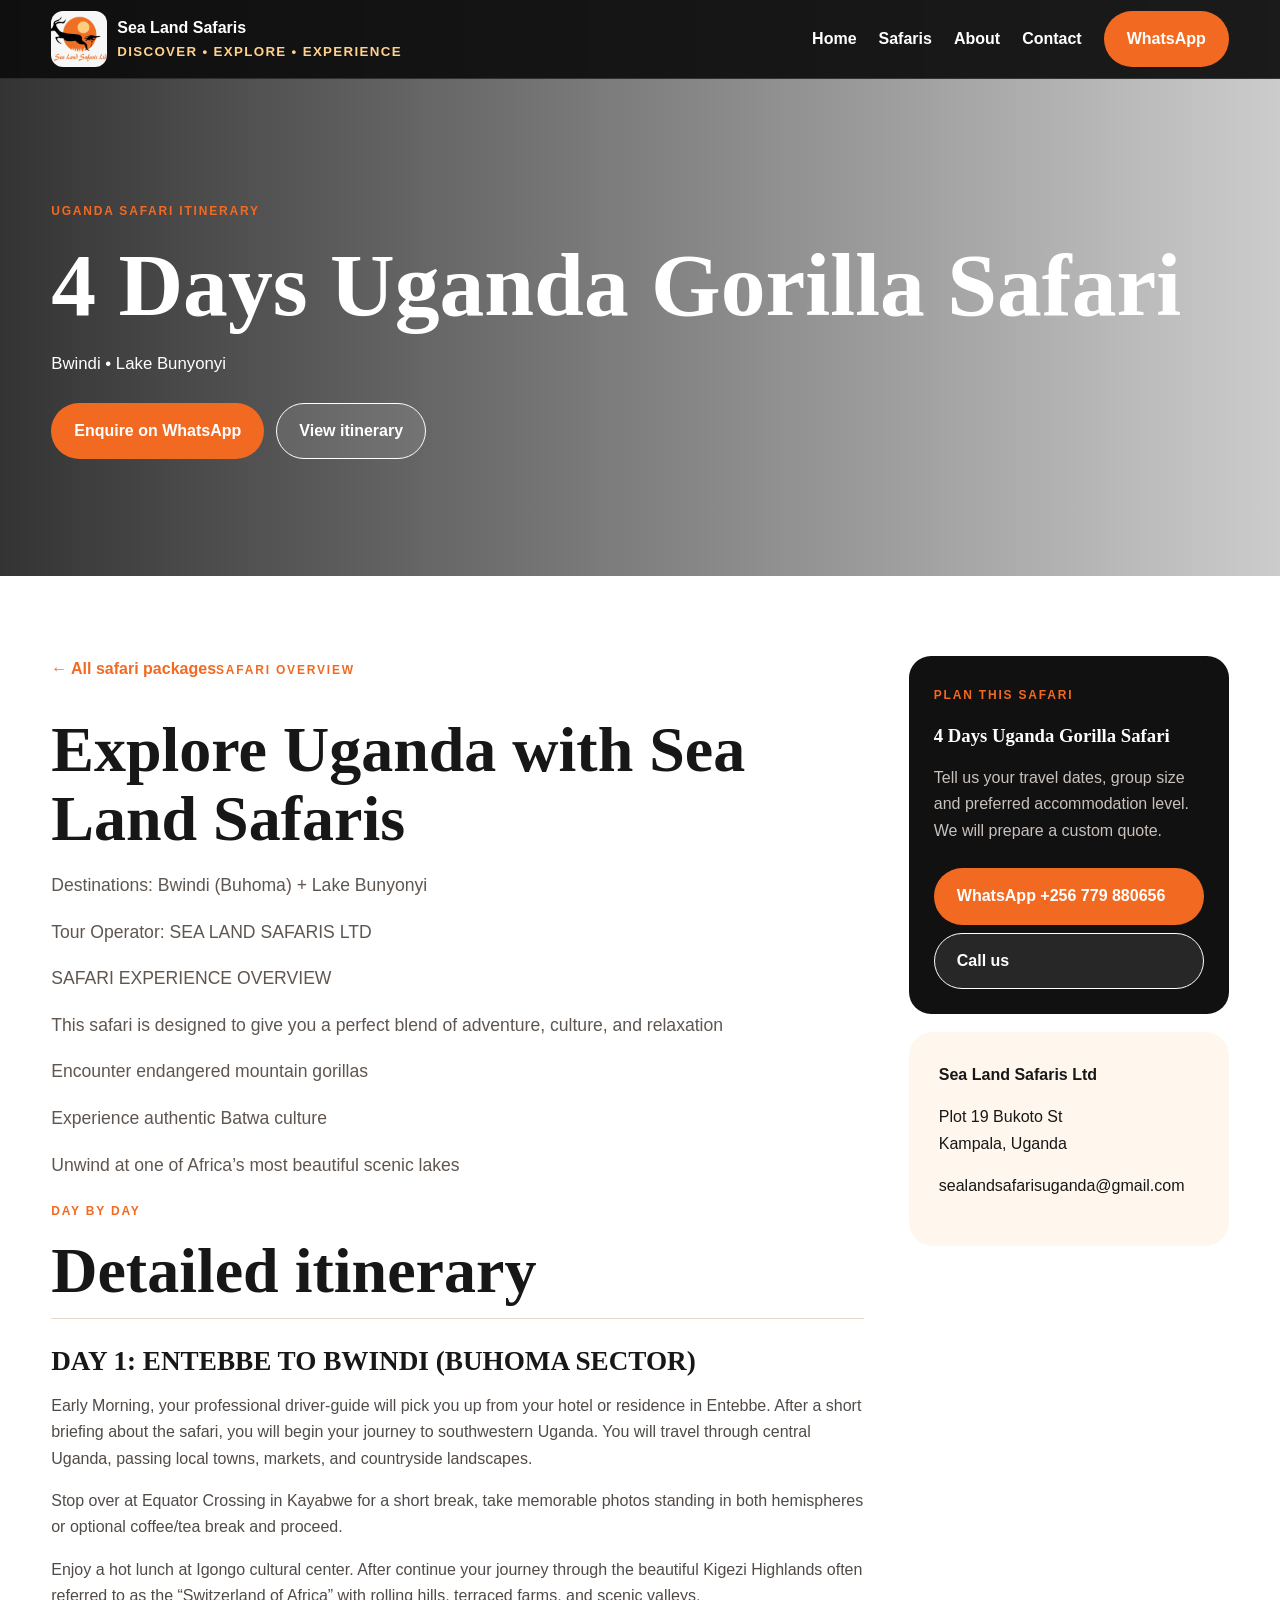
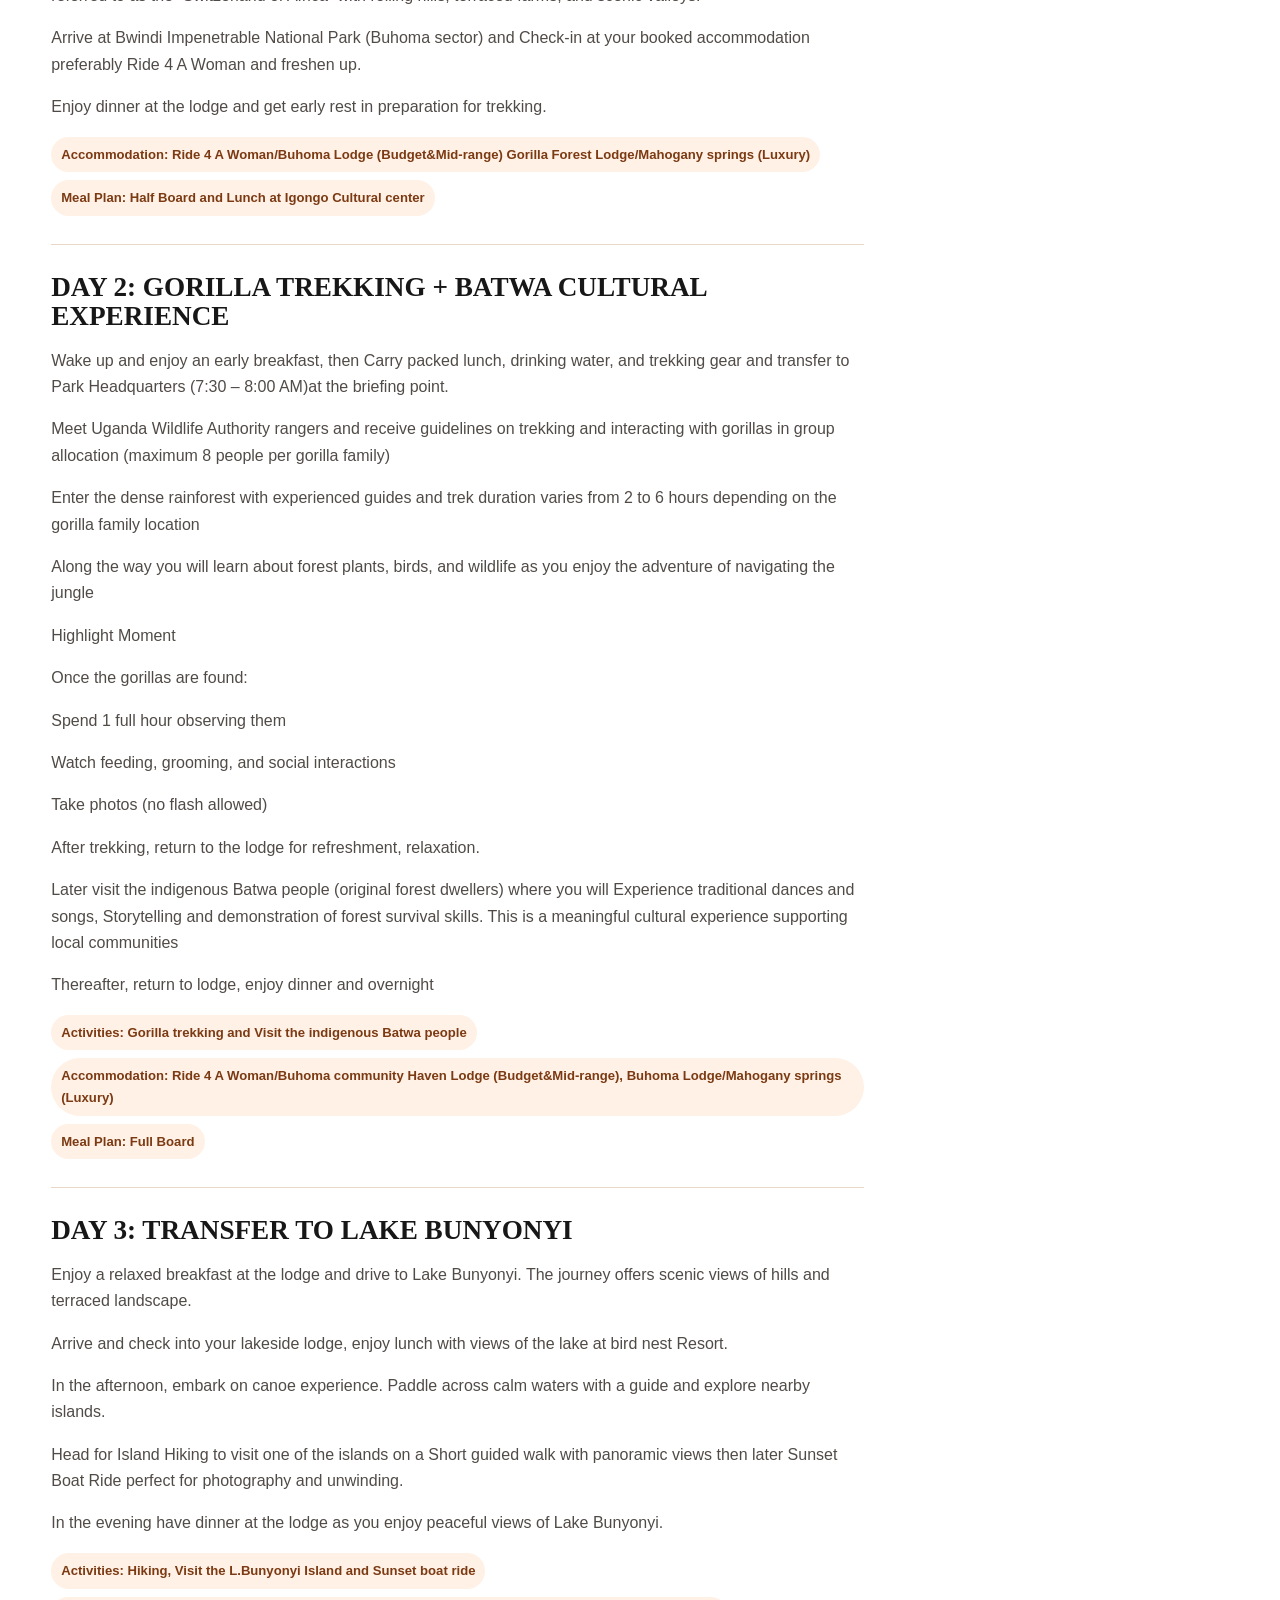
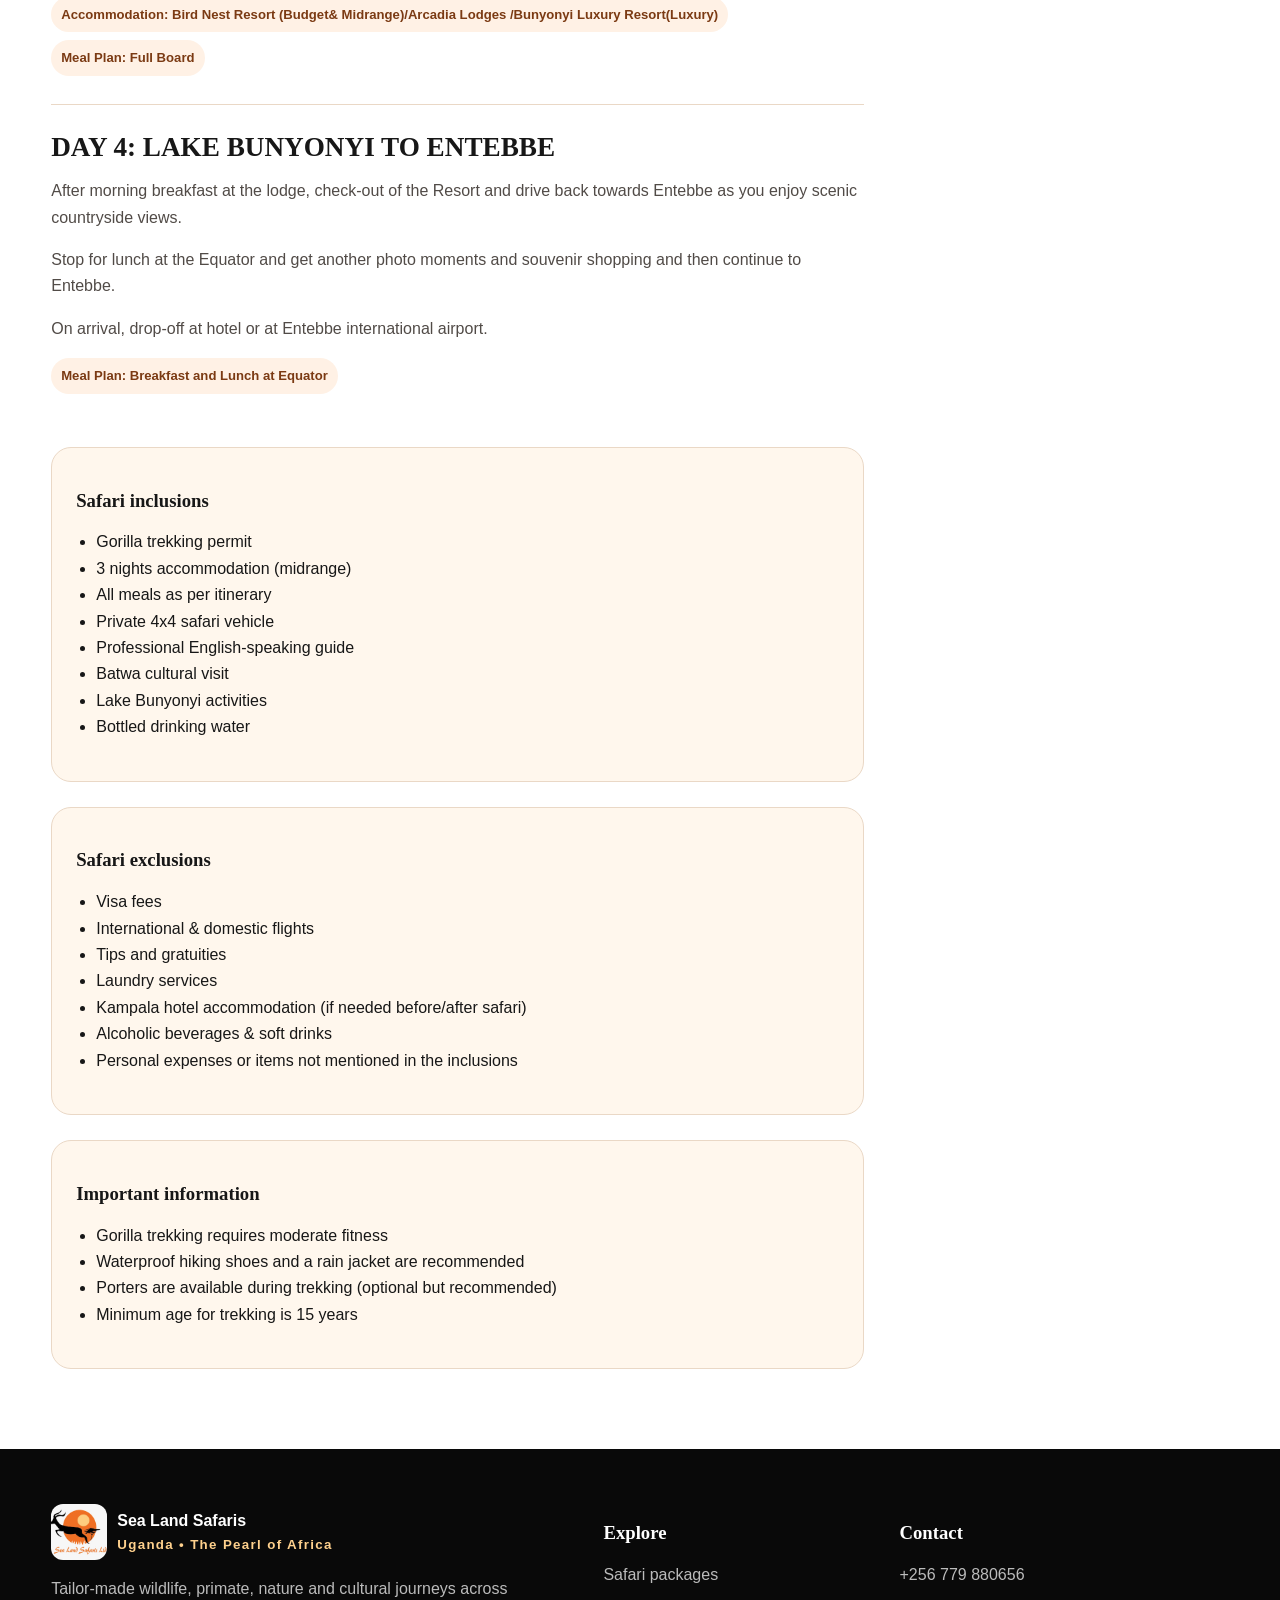
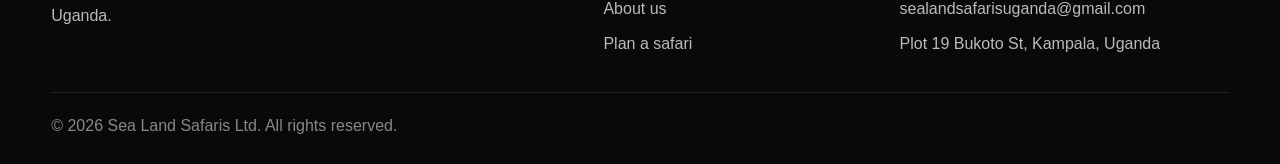
<file: packages/4-day-gorilla-safari.html>
<!doctype html><html lang="en"><head><meta charset="utf-8"><meta name="viewport" content="width=device-width,initial-scale=1"><title>4 Days Uganda Gorilla Safari | Sea Land Safaris Uganda</title><meta name="description" content="Destinations: Bwindi (Buhoma) + Lake Bunyonyi Tour Operator: SEA LAND SAFARIS LTD"><link rel="stylesheet" href="../assets/style.css"></head><body><header><div class="container nav"><a class="brand" href="../index.html"><img src="../assets/logo.jpg" alt="Sea Land Safaris logo"><span>Sea Land Safaris<small>DISCOVER • EXPLORE • EXPERIENCE</small></span></a><nav class="links"><a href="../index.html">Home</a><a href="../index.html#packages">Safaris</a><a href="../index.html#about">About</a><a href="../index.html#contact">Contact</a><a class="btn btn-orange" href="https://wa.me/256779880656">WhatsApp</a></nav><button class="menu">☰</button></div></header><section class="page-hero" style="background-image:url('https://images.unsplash.com/photo-1504173010664-32509aeebb62?auto=format&fit=crop&w=1800&q=88')"><div class="container"><span class="eyebrow">Uganda Safari Itinerary</span><h1>4 Days Uganda Gorilla Safari</h1><p>Bwindi • Lake Bunyonyi</p><div class="hero-actions"><a class="btn btn-orange" href="https://wa.me/256779880656?text=Hello%20Sea%20Land%20Safaris%2C%20I%20am%20interested%20in%204-day-gorilla-safari">Enquire on WhatsApp</a><a class="btn btn-light" href="#itinerary">View itinerary</a></div></div></section><main class="container content-wrap"><div><a class="back" href="../index.html#packages">← All safari packages</a><span class="eyebrow">Safari overview</span><h2>Explore Uganda with Sea Land Safaris</h2><div class="overview"><p>Destinations: Bwindi (Buhoma) + Lake Bunyonyi</p><p>Tour Operator: SEA LAND SAFARIS LTD</p><p>SAFARI EXPERIENCE OVERVIEW</p><p>This safari is designed to give you a perfect blend of adventure, culture, and relaxation</p><p>Encounter endangered mountain gorillas</p><p>Experience authentic Batwa culture</p><p>Unwind at one of Africa’s most beautiful scenic lakes</p></div><section id="itinerary"><span class="eyebrow">Day by day</span><h2>Detailed itinerary</h2><article class="day"><h3>DAY 1: ENTEBBE TO BWINDI (BUHOMA SECTOR)</h3><p>Early Morning, your professional driver-guide will pick you up from your hotel or residence in Entebbe. After a short briefing about the safari, you will begin your journey to southwestern Uganda. You will travel through central Uganda, passing local towns, markets, and countryside landscapes.</p><p>Stop over at Equator Crossing in Kayabwe for a short break, take memorable photos standing in both hemispheres or optional coffee/tea break and proceed.</p><p>Enjoy a hot lunch at Igongo cultural center. After continue your journey through the beautiful Kigezi Highlands often referred to as the “Switzerland of Africa” with rolling hills, terraced farms, and scenic valleys.</p><p>Arrive at Bwindi Impenetrable National Park (Buhoma sector) and Check-in at your booked accommodation preferably Ride 4 A Woman and freshen up.</p><p>Enjoy dinner at the lodge and get early rest in preparation for trekking.</p><div class="meta"><span class="pill">Accommodation: Ride 4 A Woman/Buhoma Lodge (Budget&amp;Mid-range) Gorilla Forest Lodge/Mahogany springs (Luxury)</span><span class="pill">Meal Plan: Half Board and Lunch at Igongo Cultural center</span></div></article><article class="day"><h3>DAY 2: GORILLA TREKKING + BATWA CULTURAL EXPERIENCE</h3><p>Wake up and enjoy an early breakfast, then Carry packed lunch, drinking water, and trekking gear and transfer to Park Headquarters (7:30 – 8:00 AM)at the briefing point.</p><p>Meet Uganda Wildlife Authority rangers and receive guidelines on trekking and interacting with gorillas in group allocation (maximum 8 people per gorilla family)</p><p>Enter the dense rainforest with experienced guides and trek duration varies from 2 to 6 hours depending on the gorilla family location</p><p>Along the way you will learn about forest plants, birds, and wildlife as you enjoy the adventure of navigating the jungle</p><p>Highlight Moment</p><p>Once the gorillas are found:</p><p>Spend 1 full hour observing them</p><p>Watch feeding, grooming, and social interactions</p><p>Take photos (no flash allowed)</p><p>After trekking, return to the lodge for refreshment, relaxation.</p><p>Later visit the indigenous Batwa people (original forest dwellers) where you will Experience traditional dances and songs, Storytelling and demonstration of forest survival skills. This is a meaningful cultural experience supporting local communities</p><p>Thereafter, return to lodge, enjoy dinner and overnight</p><div class="meta"><span class="pill">Activities: Gorilla trekking and Visit the indigenous Batwa people</span><span class="pill">Accommodation: Ride 4 A Woman/Buhoma community Haven Lodge (Budget&amp;Mid-range), Buhoma Lodge/Mahogany springs (Luxury)</span><span class="pill">Meal Plan: Full Board</span></div></article><article class="day"><h3>DAY 3: TRANSFER TO LAKE BUNYONYI</h3><p>Enjoy a relaxed breakfast at the lodge and drive to Lake Bunyonyi. The journey offers scenic views of hills and terraced landscape.</p><p>Arrive and check into your lakeside lodge, enjoy lunch with views of the lake at bird nest Resort.</p><p>In the afternoon, embark on canoe experience. Paddle across calm waters with a guide and explore nearby islands.</p><p>Head for Island Hiking to visit one of the islands on a Short guided walk with panoramic views then later Sunset Boat Ride perfect for photography and unwinding.</p><p>In the evening have dinner at the lodge as you enjoy peaceful views of Lake Bunyonyi.</p><div class="meta"><span class="pill">Activities: Hiking, Visit the L.Bunyonyi Island and Sunset boat ride</span><span class="pill">Accommodation: Bird Nest Resort (Budget&amp; Midrange)/Arcadia Lodges /Bunyonyi Luxury Resort(Luxury)</span><span class="pill">Meal Plan: Full Board</span></div></article><article class="day"><h3>DAY 4: LAKE BUNYONYI TO ENTEBBE</h3><p>After morning breakfast at the lodge, check-out of the Resort and drive back towards Entebbe as you enjoy scenic countryside views.</p><p>Stop for lunch at the Equator and get another photo moments and souvenir shopping and then continue to Entebbe.</p><p>On arrival, drop-off at hotel or at Entebbe international airport.</p><div class="meta"><span class="pill">Meal Plan: Breakfast and Lunch at Equator</span></div></article></section><div class="listbox"><h3>Safari inclusions</h3><ul><li>Gorilla trekking permit</li><li>3 nights accommodation (midrange)</li><li>All meals as per itinerary</li><li>Private 4x4 safari vehicle</li><li>Professional English-speaking guide</li><li>Batwa cultural visit</li><li>Lake Bunyonyi activities</li><li>Bottled drinking water</li></ul></div><div class="listbox"><h3>Safari exclusions</h3><ul><li>Visa fees</li><li>International &amp; domestic flights</li><li>Tips and gratuities</li><li>Laundry services</li><li>Kampala hotel accommodation (if needed before/after safari)</li><li>Alcoholic beverages &amp; soft drinks</li><li>Personal expenses or items not mentioned in the inclusions</li></ul></div><div class="listbox"><h3>Important information</h3><ul><li>Gorilla trekking requires moderate fitness</li><li>Waterproof hiking shoes and a rain jacket are recommended</li><li>Porters are available during trekking (optional but recommended)</li><li>Minimum age for trekking is 15 years</li></ul></div></div><aside class="sidebar"><div class="side-card"><span class="eyebrow">Plan this safari</span><h3>4 Days Uganda Gorilla Safari</h3><p>Tell us your travel dates, group size and preferred accommodation level. We will prepare a custom quote.</p><a class="btn btn-orange" href="https://wa.me/256779880656">WhatsApp +256 779 880656</a><a class="btn btn-light" href="tel:+256779880656">Call us</a></div><div class="contact-box"><b>Sea Land Safaris Ltd</b><p>Plot 19 Bukoto St<br>Kampala, Uganda</p><p><a href="mailto:sealandsafarisuganda@gmail.com">sealandsafarisuganda@gmail.com</a></p></div></aside></main><footer><div class="container footer-grid"><div><a class="brand" href="../index.html"><img src="../assets/logo.jpg"><span>Sea Land Safaris<small>Uganda • The Pearl of Africa</small></span></a><p>Tailor-made wildlife, primate, nature and cultural journeys across Uganda.</p></div><div><h3>Explore</h3><div class="footer-links"><a href="../index.html#packages">Safari packages</a><a href="../index.html#about">About us</a><a href="../index.html#contact">Plan a safari</a></div></div><div><h3>Contact</h3><div class="footer-links"><a href="tel:+256779880656">+256 779 880656</a><a href="mailto:sealandsafarisuganda@gmail.com">sealandsafarisuganda@gmail.com</a><a href="https://www.google.com/maps/place//data=!4m2!3m1!1s0x177dbb9729308ba9:0xb33c4eeed9e7044d?sa=X&ved=1t:8290&ictx=111">Plot 19 Bukoto St, Kampala, Uganda</a></div></div></div><div class="container" style="border-top:1px solid #ffffff1a;margin-top:35px;padding-top:20px;color:#888">© 2026 Sea Land Safaris Ltd. All rights reserved.</div></footer><script src="../assets/site.js"></script></body></html>
</file>
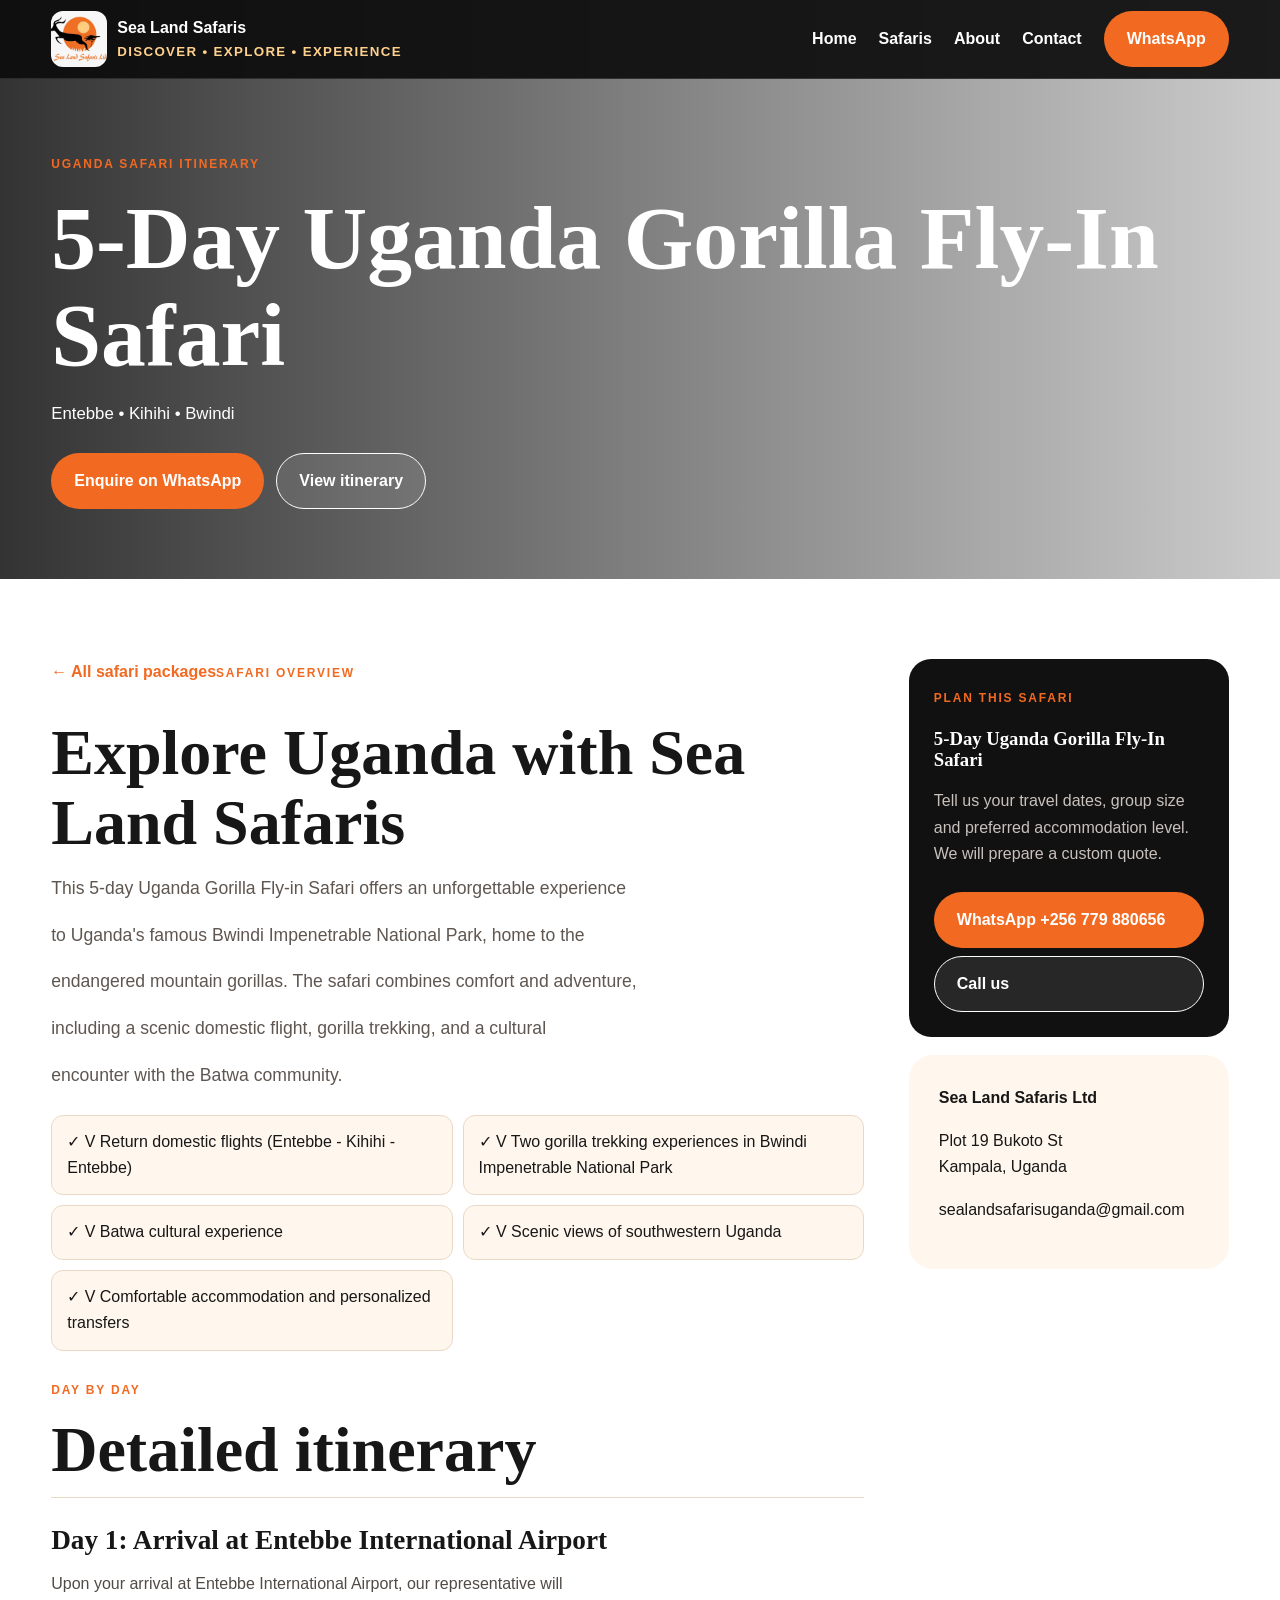
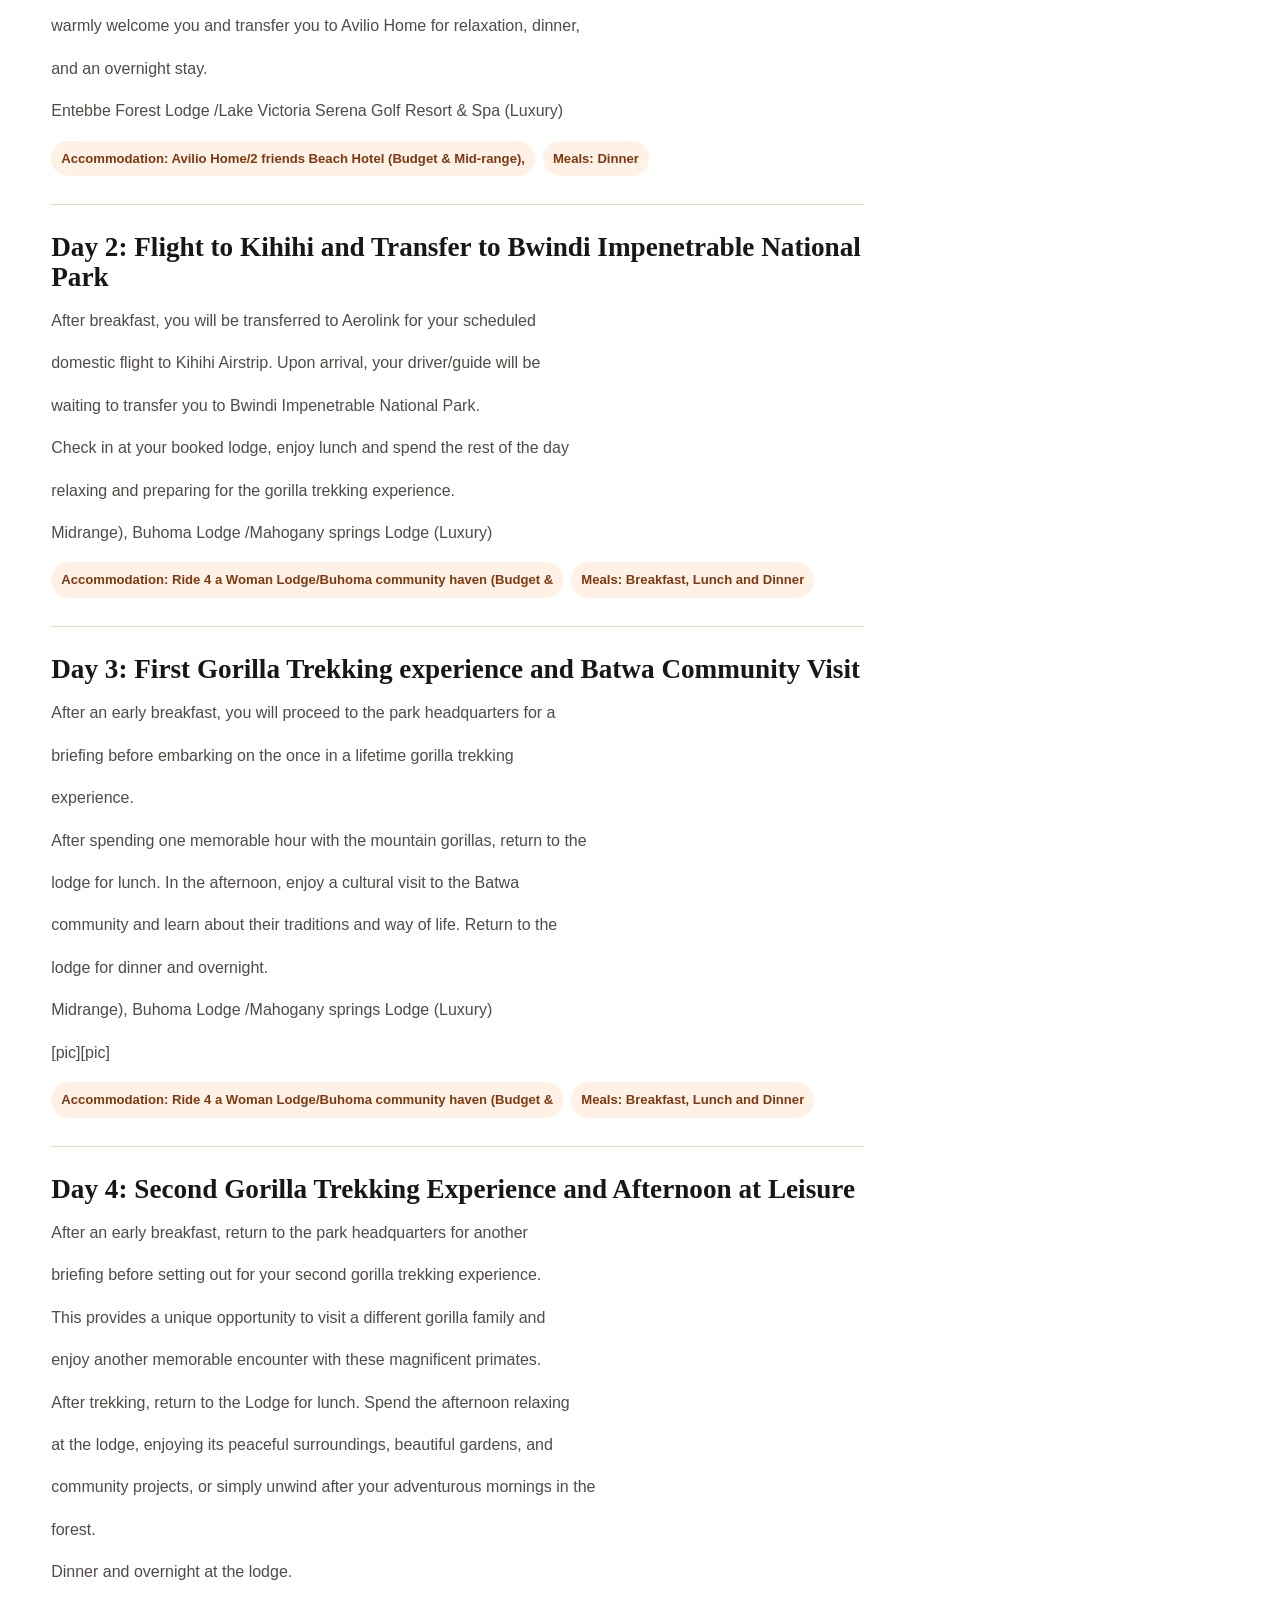
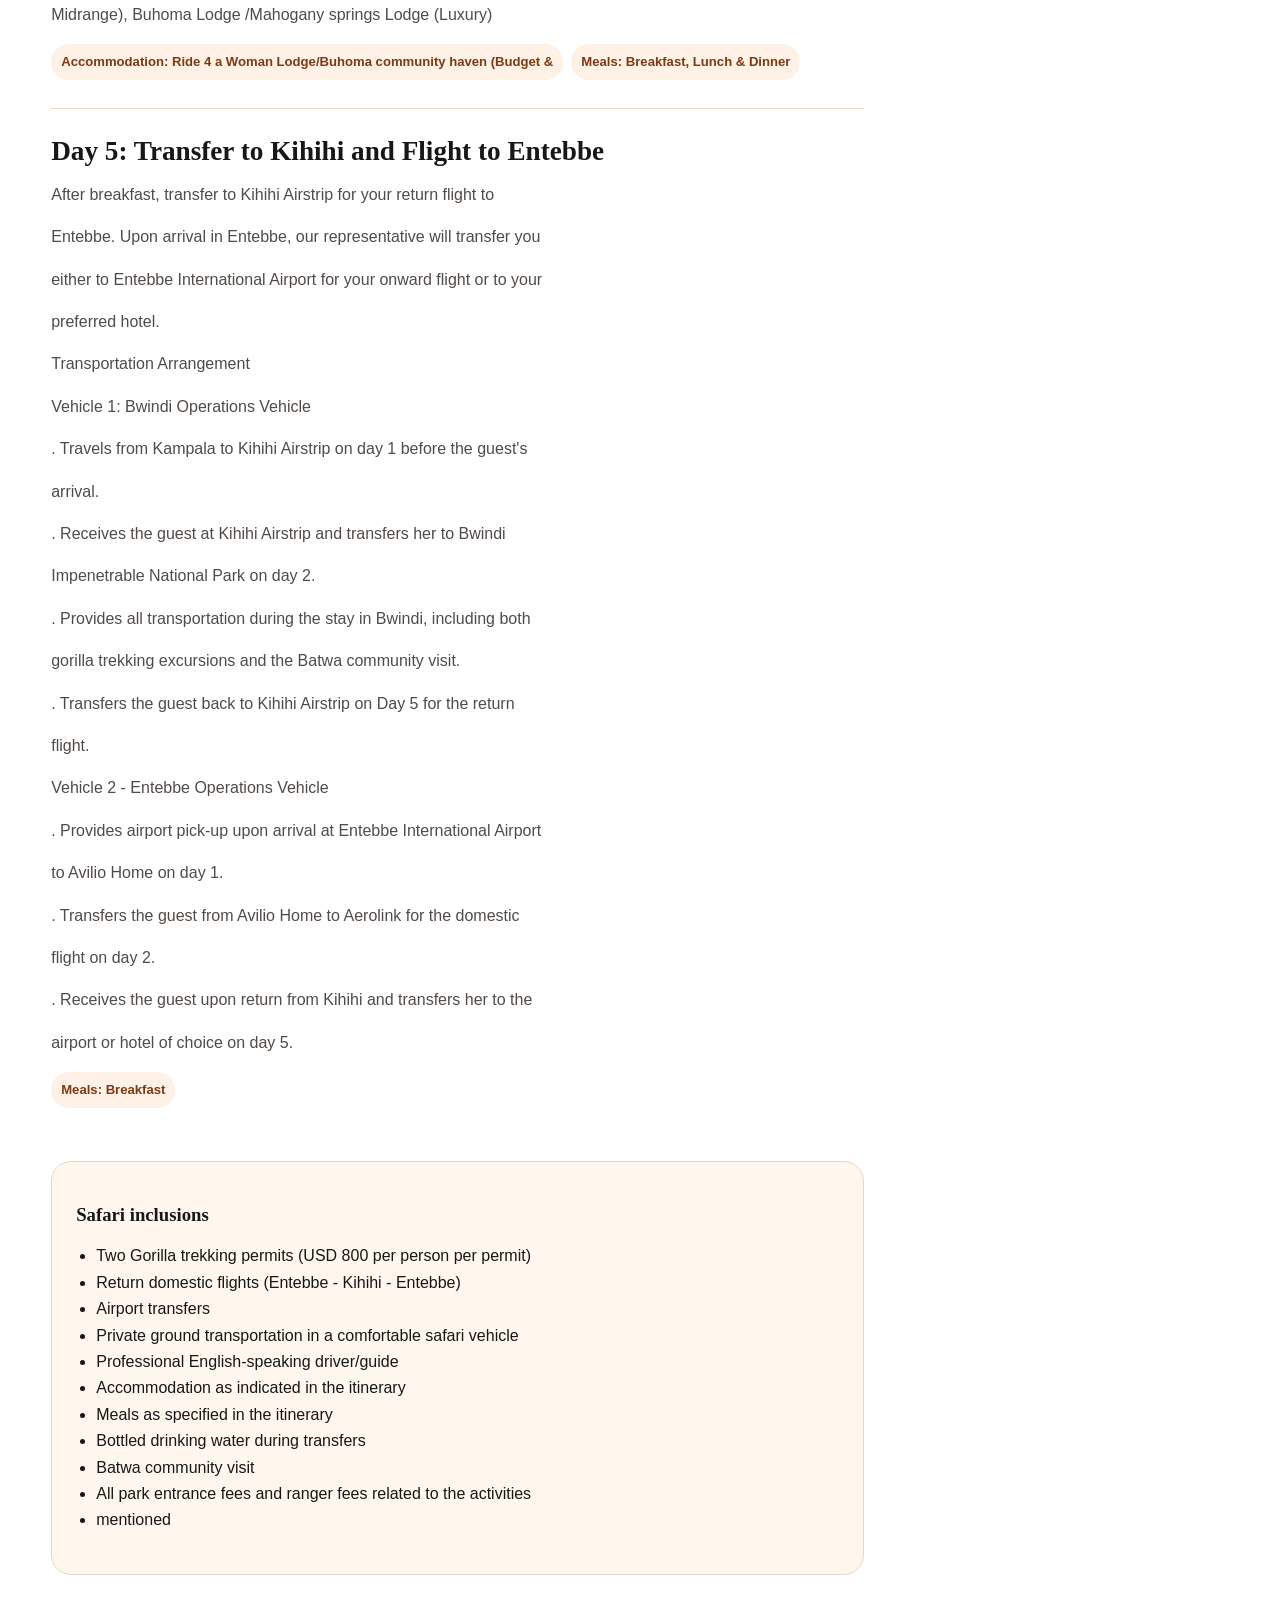
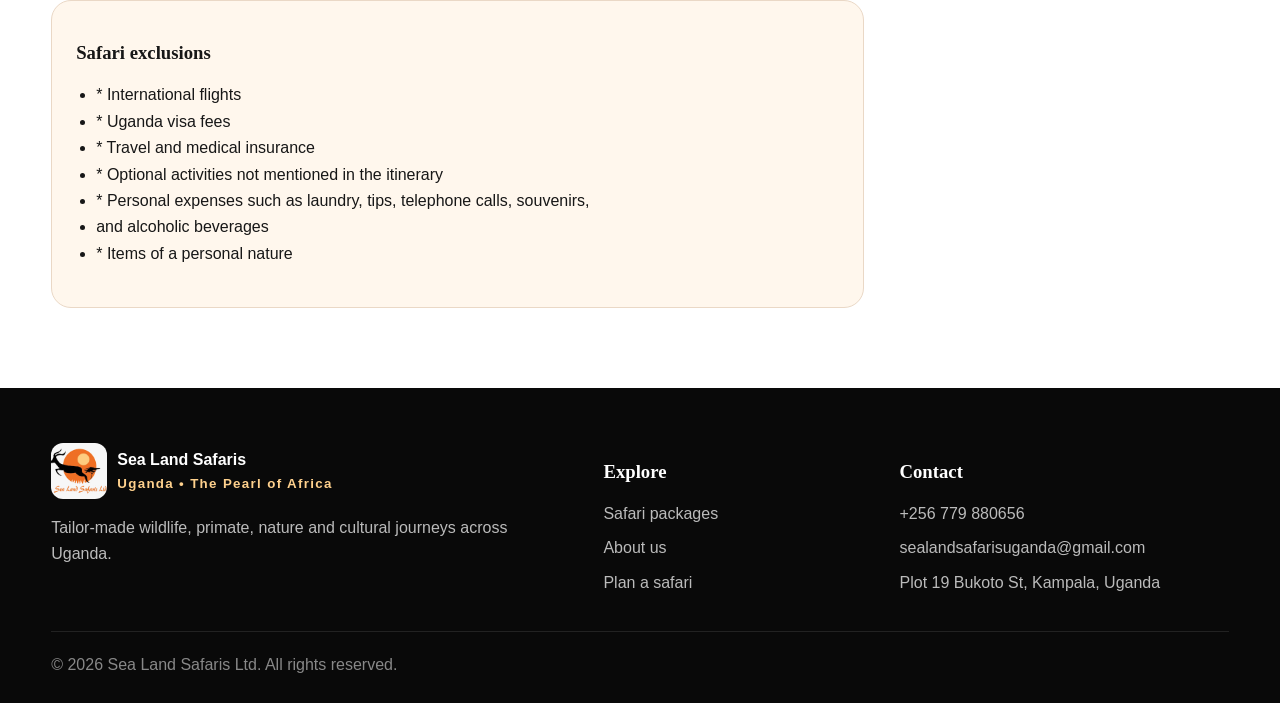
<file: packages/5-day-gorilla-fly-in-safari.html>
<!doctype html><html lang="en"><head><meta charset="utf-8"><meta name="viewport" content="width=device-width,initial-scale=1"><title>5-Day Uganda Gorilla Fly-In Safari | Sea Land Safaris Uganda</title><meta name="description" content="This 5-day Uganda Gorilla Fly-in Safari offers an unforgettable experience to Uganda&#x27;s famous Bwindi Impenetrable National Park, home to the"><link rel="stylesheet" href="../assets/style.css"></head><body><header><div class="container nav"><a class="brand" href="../index.html"><img src="../assets/logo.jpg" alt="Sea Land Safaris logo"><span>Sea Land Safaris<small>DISCOVER • EXPLORE • EXPERIENCE</small></span></a><nav class="links"><a href="../index.html">Home</a><a href="../index.html#packages">Safaris</a><a href="../index.html#about">About</a><a href="../index.html#contact">Contact</a><a class="btn btn-orange" href="https://wa.me/256779880656">WhatsApp</a></nav><button class="menu">☰</button></div></header><section class="page-hero" style="background-image:url('https://images.unsplash.com/photo-1504173010664-32509aeebb62?auto=format&fit=crop&w=1800&q=88')"><div class="container"><span class="eyebrow">Uganda Safari Itinerary</span><h1>5-Day Uganda Gorilla Fly-In Safari</h1><p>Entebbe • Kihihi • Bwindi</p><div class="hero-actions"><a class="btn btn-orange" href="https://wa.me/256779880656?text=Hello%20Sea%20Land%20Safaris%2C%20I%20am%20interested%20in%205-day-gorilla-fly-in-safari">Enquire on WhatsApp</a><a class="btn btn-light" href="#itinerary">View itinerary</a></div></div></section><main class="container content-wrap"><div><a class="back" href="../index.html#packages">← All safari packages</a><span class="eyebrow">Safari overview</span><h2>Explore Uganda with Sea Land Safaris</h2><div class="overview"><p>This 5-day Uganda Gorilla Fly-in Safari offers an unforgettable experience</p><p>to Uganda&#x27;s famous Bwindi Impenetrable National Park, home to the</p><p>endangered mountain gorillas. The safari combines comfort and adventure,</p><p>including a scenic domestic flight, gorilla trekking, and a cultural</p><p>encounter with the Batwa community.</p></div><div class="highlights"><div class="highlight">✓ V Return domestic flights (Entebbe - Kihihi - Entebbe)</div><div class="highlight">✓ V Two gorilla trekking experiences in Bwindi Impenetrable National Park</div><div class="highlight">✓ V Batwa cultural experience</div><div class="highlight">✓ V Scenic views of southwestern Uganda</div><div class="highlight">✓ V Comfortable accommodation and personalized transfers</div></div><section id="itinerary"><span class="eyebrow">Day by day</span><h2>Detailed itinerary</h2><article class="day"><h3>Day 1: Arrival at Entebbe International Airport</h3><p>Upon your arrival at Entebbe International Airport, our representative will</p><p>warmly welcome you and transfer you to Avilio Home for relaxation, dinner,</p><p>and an overnight stay.</p><p>Entebbe Forest Lodge /Lake Victoria Serena Golf Resort &amp; Spa (Luxury)</p><div class="meta"><span class="pill">Accommodation: Avilio Home/2 friends Beach Hotel (Budget &amp; Mid-range),</span><span class="pill">Meals: Dinner</span></div></article><article class="day"><h3>Day 2: Flight to Kihihi and Transfer to Bwindi Impenetrable National Park</h3><p>After breakfast, you will be transferred to Aerolink for your scheduled</p><p>domestic flight to Kihihi Airstrip. Upon arrival, your driver/guide will be</p><p>waiting to transfer you to Bwindi Impenetrable National Park.</p><p>Check in at your booked lodge, enjoy lunch and spend the rest of the day</p><p>relaxing and preparing for the gorilla trekking experience.</p><p>Midrange), Buhoma Lodge /Mahogany springs Lodge (Luxury)</p><div class="meta"><span class="pill">Accommodation: Ride 4 a Woman Lodge/Buhoma community haven (Budget &amp;</span><span class="pill">Meals: Breakfast, Lunch and Dinner</span></div></article><article class="day"><h3>Day 3: First Gorilla Trekking experience and Batwa Community Visit</h3><p>After an early breakfast, you will proceed to the park headquarters for a</p><p>briefing before embarking on the once in a lifetime gorilla trekking</p><p>experience.</p><p>After spending one memorable hour with the mountain gorillas, return to the</p><p>lodge for lunch. In the afternoon, enjoy a cultural visit to the Batwa</p><p>community and learn about their traditions and way of life. Return to the</p><p>lodge for dinner and overnight.</p><p>Midrange), Buhoma Lodge /Mahogany springs Lodge (Luxury)</p><p>[pic][pic]</p><div class="meta"><span class="pill">Accommodation: Ride 4 a Woman Lodge/Buhoma community haven (Budget &amp;</span><span class="pill">Meals: Breakfast, Lunch and Dinner</span></div></article><article class="day"><h3>Day 4: Second Gorilla Trekking Experience and Afternoon at Leisure</h3><p>After an early breakfast, return to the park headquarters for another</p><p>briefing before setting out for your second gorilla trekking experience.</p><p>This provides a unique opportunity to visit a different gorilla family and</p><p>enjoy another memorable encounter with these magnificent primates.</p><p>After trekking, return to the Lodge for lunch. Spend the afternoon relaxing</p><p>at the lodge, enjoying its peaceful surroundings, beautiful gardens, and</p><p>community projects, or simply unwind after your adventurous mornings in the</p><p>forest.</p><p>Dinner and overnight at the lodge.</p><p>Midrange), Buhoma Lodge /Mahogany springs Lodge (Luxury)</p><div class="meta"><span class="pill">Accommodation: Ride 4 a Woman Lodge/Buhoma community haven (Budget &amp;</span><span class="pill">Meals: Breakfast, Lunch &amp; Dinner</span></div></article><article class="day"><h3>Day 5: Transfer to Kihihi and Flight to Entebbe</h3><p>After breakfast, transfer to Kihihi Airstrip for your return flight to</p><p>Entebbe. Upon arrival in Entebbe, our representative will transfer you</p><p>either to Entebbe International Airport for your onward flight or to your</p><p>preferred hotel.</p><p>Transportation Arrangement</p><p>Vehicle 1: Bwindi Operations Vehicle</p><p>. Travels from Kampala to Kihihi Airstrip on day 1 before the guest&#x27;s</p><p>arrival.</p><p>. Receives the guest at Kihihi Airstrip and transfers her to Bwindi</p><p>Impenetrable National Park on day 2.</p><p>. Provides all transportation during the stay in Bwindi, including both</p><p>gorilla trekking excursions and the Batwa community visit.</p><p>. Transfers the guest back to Kihihi Airstrip on Day 5 for the return</p><p>flight.</p><p>Vehicle 2 - Entebbe Operations Vehicle</p><p>. Provides airport pick-up upon arrival at Entebbe International Airport</p><p>to Avilio Home on day 1.</p><p>. Transfers the guest from Avilio Home to Aerolink for the domestic</p><p>flight on day 2.</p><p>. Receives the guest upon return from Kihihi and transfers her to the</p><p>airport or hotel of choice on day 5.</p><div class="meta"><span class="pill">Meals: Breakfast</span></div></article></section><div class="listbox"><h3>Safari inclusions</h3><ul><li>Two Gorilla trekking permits (USD 800 per person per permit)</li><li>Return domestic flights (Entebbe - Kihihi - Entebbe)</li><li>Airport transfers</li><li>Private ground transportation in a comfortable safari vehicle</li><li>Professional English-speaking driver/guide</li><li>Accommodation as indicated in the itinerary</li><li>Meals as specified in the itinerary</li><li>Bottled drinking water during transfers</li><li>Batwa community visit</li><li>All park entrance fees and ranger fees related to the activities</li><li>mentioned</li></ul></div><div class="listbox"><h3>Safari exclusions</h3><ul><li>* International flights</li><li>* Uganda visa fees</li><li>* Travel and medical insurance</li><li>* Optional activities not mentioned in the itinerary</li><li>* Personal expenses such as laundry, tips, telephone calls, souvenirs,</li><li>and alcoholic beverages</li><li>* Items of a personal nature</li></ul></div></div><aside class="sidebar"><div class="side-card"><span class="eyebrow">Plan this safari</span><h3>5-Day Uganda Gorilla Fly-In Safari</h3><p>Tell us your travel dates, group size and preferred accommodation level. We will prepare a custom quote.</p><a class="btn btn-orange" href="https://wa.me/256779880656">WhatsApp +256 779 880656</a><a class="btn btn-light" href="tel:+256779880656">Call us</a></div><div class="contact-box"><b>Sea Land Safaris Ltd</b><p>Plot 19 Bukoto St<br>Kampala, Uganda</p><p><a href="mailto:sealandsafarisuganda@gmail.com">sealandsafarisuganda@gmail.com</a></p></div></aside></main><footer><div class="container footer-grid"><div><a class="brand" href="../index.html"><img src="../assets/logo.jpg"><span>Sea Land Safaris<small>Uganda • The Pearl of Africa</small></span></a><p>Tailor-made wildlife, primate, nature and cultural journeys across Uganda.</p></div><div><h3>Explore</h3><div class="footer-links"><a href="../index.html#packages">Safari packages</a><a href="../index.html#about">About us</a><a href="../index.html#contact">Plan a safari</a></div></div><div><h3>Contact</h3><div class="footer-links"><a href="tel:+256779880656">+256 779 880656</a><a href="mailto:sealandsafarisuganda@gmail.com">sealandsafarisuganda@gmail.com</a><a href="https://www.google.com/maps/place//data=!4m2!3m1!1s0x177dbb9729308ba9:0xb33c4eeed9e7044d?sa=X&ved=1t:8290&ictx=111">Plot 19 Bukoto St, Kampala, Uganda</a></div></div></div><div class="container" style="border-top:1px solid #ffffff1a;margin-top:35px;padding-top:20px;color:#888">© 2026 Sea Land Safaris Ltd. All rights reserved.</div></footer><script src="../assets/site.js"></script></body></html>
</file>
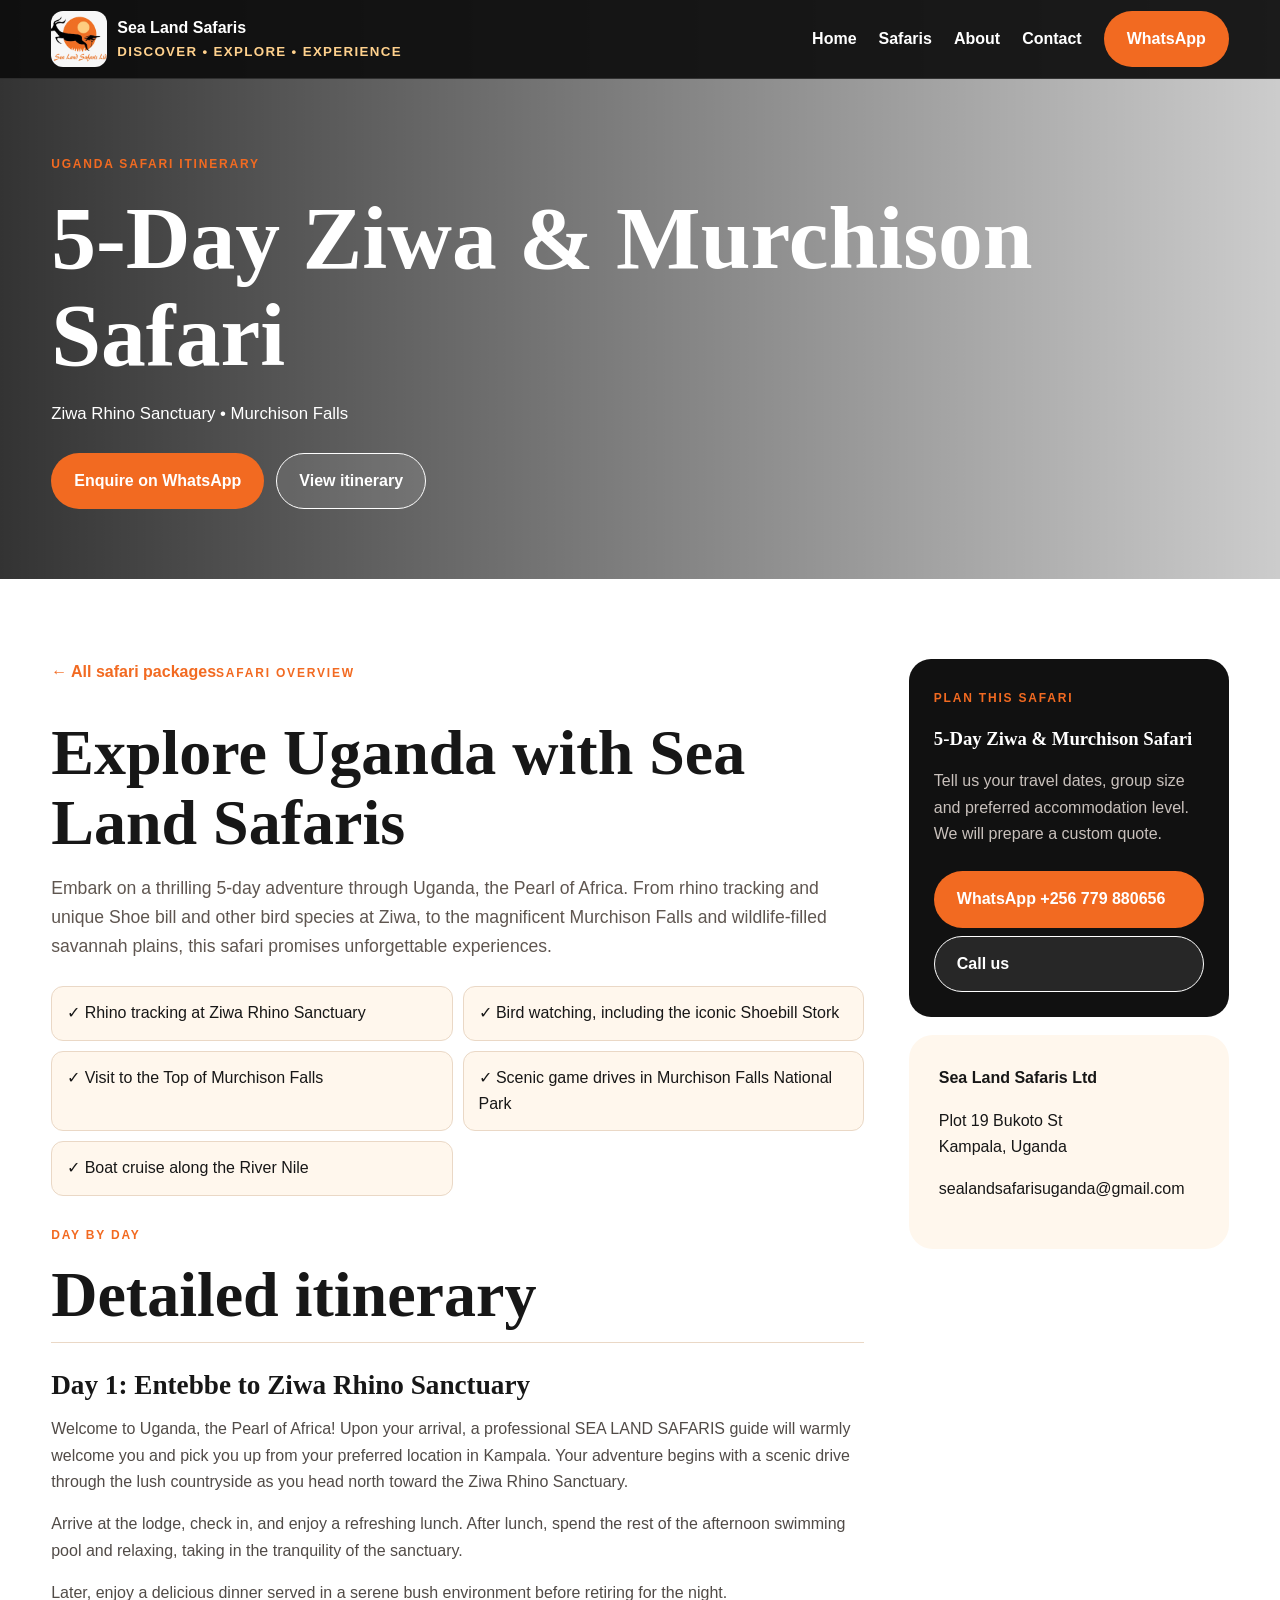
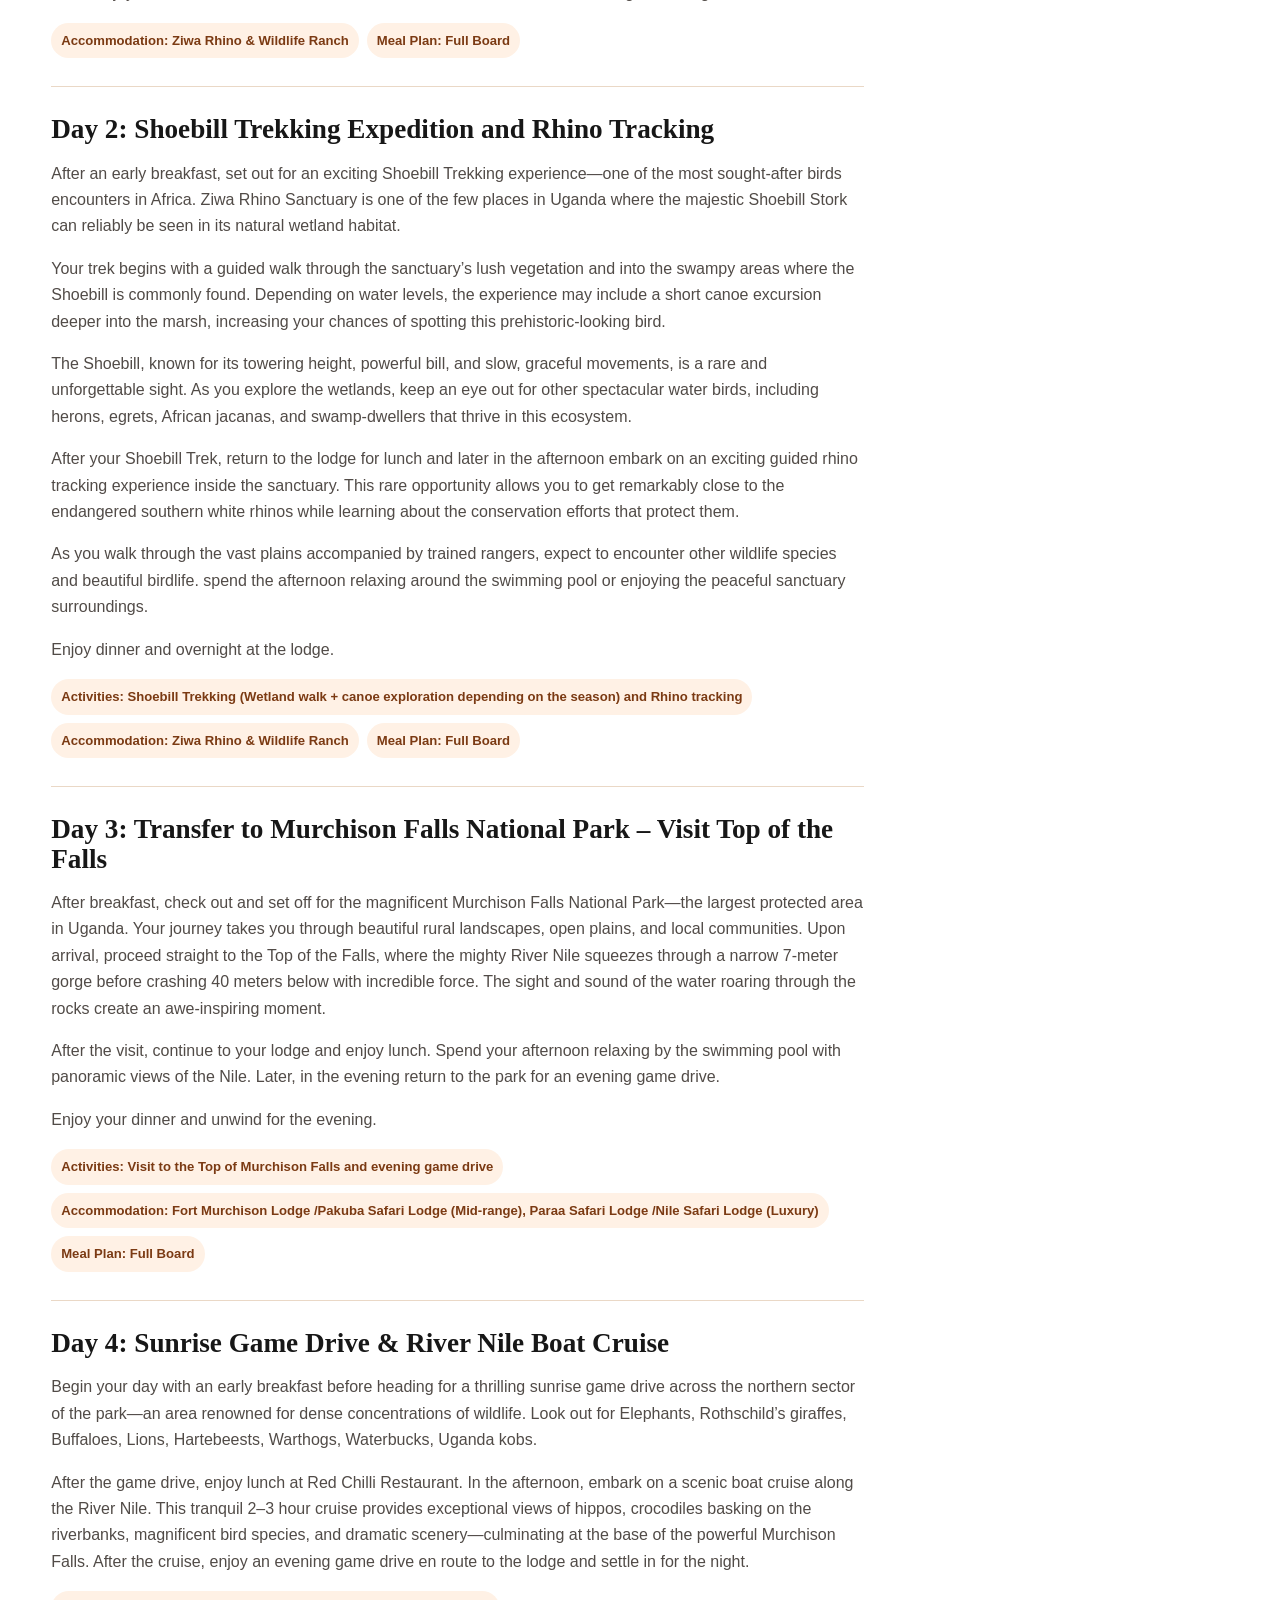
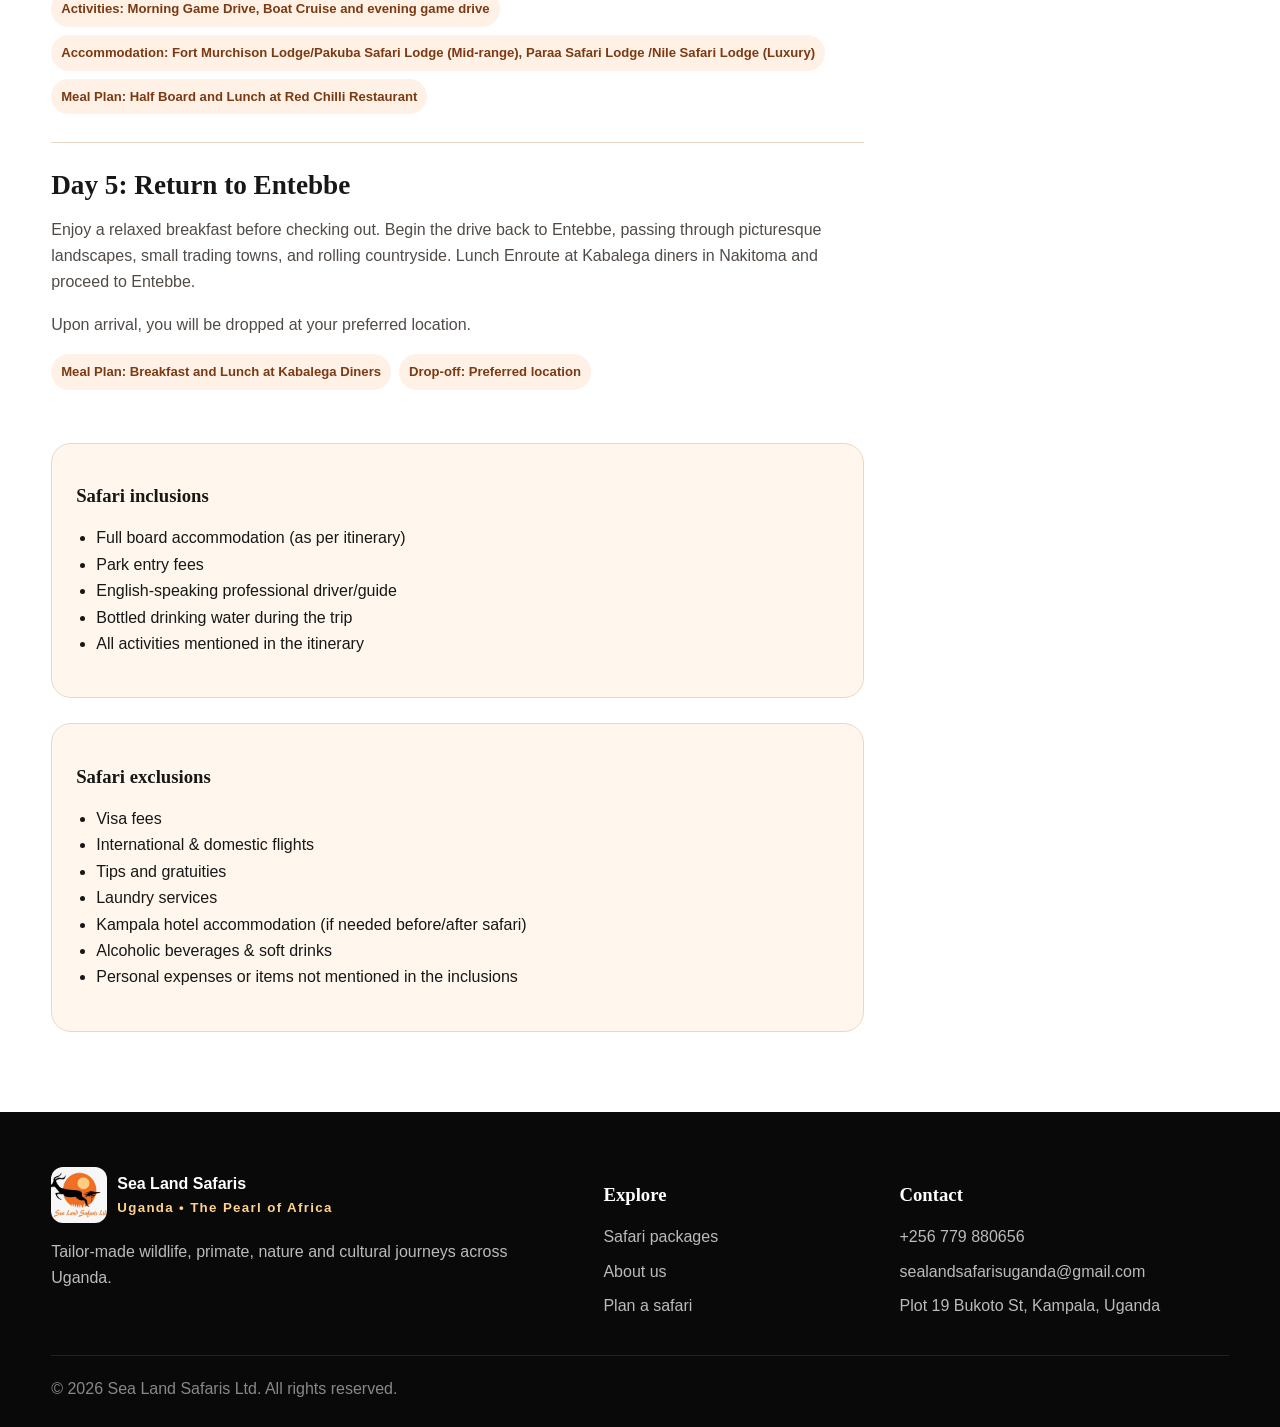
<file: packages/5-day-ziwa-murchison-safari.html>
<!doctype html><html lang="en"><head><meta charset="utf-8"><meta name="viewport" content="width=device-width,initial-scale=1"><title>5-Day Ziwa &amp; Murchison Safari | Sea Land Safaris Uganda</title><meta name="description" content="Embark on a thrilling 5-day adventure through Uganda, the Pearl of Africa. From rhino tracking and unique Shoe bill and other bird species at Ziwa, to the "><link rel="stylesheet" href="../assets/style.css"></head><body><header><div class="container nav"><a class="brand" href="../index.html"><img src="../assets/logo.jpg" alt="Sea Land Safaris logo"><span>Sea Land Safaris<small>DISCOVER • EXPLORE • EXPERIENCE</small></span></a><nav class="links"><a href="../index.html">Home</a><a href="../index.html#packages">Safaris</a><a href="../index.html#about">About</a><a href="../index.html#contact">Contact</a><a class="btn btn-orange" href="https://wa.me/256779880656">WhatsApp</a></nav><button class="menu">☰</button></div></header><section class="page-hero" style="background-image:url('https://images.unsplash.com/photo-1549366021-9f761d450615?auto=format&fit=crop&w=1800&q=88')"><div class="container"><span class="eyebrow">Uganda Safari Itinerary</span><h1>5-Day Ziwa &amp; Murchison Safari</h1><p>Ziwa Rhino Sanctuary • Murchison Falls</p><div class="hero-actions"><a class="btn btn-orange" href="https://wa.me/256779880656?text=Hello%20Sea%20Land%20Safaris%2C%20I%20am%20interested%20in%205-day-ziwa-murchison-safari">Enquire on WhatsApp</a><a class="btn btn-light" href="#itinerary">View itinerary</a></div></div></section><main class="container content-wrap"><div><a class="back" href="../index.html#packages">← All safari packages</a><span class="eyebrow">Safari overview</span><h2>Explore Uganda with Sea Land Safaris</h2><div class="overview"><p>Embark on a thrilling 5-day adventure through Uganda, the Pearl of Africa. From rhino tracking and unique Shoe bill and other bird species at Ziwa, to the magnificent Murchison Falls and wildlife-filled savannah plains, this safari promises unforgettable experiences.</p></div><div class="highlights"><div class="highlight">✓ Rhino tracking at Ziwa Rhino Sanctuary</div><div class="highlight">✓ Bird watching, including the iconic Shoebill Stork</div><div class="highlight">✓ Visit to the Top of Murchison Falls</div><div class="highlight">✓ Scenic game drives in Murchison Falls National Park</div><div class="highlight">✓ Boat cruise along the River Nile</div></div><section id="itinerary"><span class="eyebrow">Day by day</span><h2>Detailed itinerary</h2><article class="day"><h3>Day 1: Entebbe to Ziwa Rhino Sanctuary</h3><p>Welcome to Uganda, the Pearl of Africa! Upon your arrival, a professional SEA LAND SAFARIS guide will warmly welcome you and pick you up from your preferred location in Kampala. Your adventure begins with a scenic drive through the lush countryside as you head north toward the Ziwa Rhino Sanctuary.</p><p>Arrive at the lodge, check in, and enjoy a refreshing lunch. After lunch, spend the rest of the afternoon swimming pool and relaxing, taking in the tranquility of the sanctuary.</p><p>Later, enjoy a delicious dinner served in a serene bush environment before retiring for the night.</p><div class="meta"><span class="pill">Accommodation: Ziwa Rhino &amp; Wildlife Ranch</span><span class="pill">Meal Plan: Full Board</span></div></article><article class="day"><h3>Day 2: Shoebill Trekking Expedition and Rhino Tracking</h3><p>After an early breakfast, set out for an exciting Shoebill Trekking experience—one of the most sought-after birds encounters in Africa. Ziwa Rhino Sanctuary is one of the few places in Uganda where the majestic Shoebill Stork can reliably be seen in its natural wetland habitat.</p><p>Your trek begins with a guided walk through the sanctuary’s lush vegetation and into the swampy areas where the Shoebill is commonly found. Depending on water levels, the experience may include a short canoe excursion deeper into the marsh, increasing your chances of spotting this prehistoric-looking bird.</p><p>The Shoebill, known for its towering height, powerful bill, and slow, graceful movements, is a rare and unforgettable sight. As you explore the wetlands, keep an eye out for other spectacular water birds, including herons, egrets, African jacanas, and swamp-dwellers that thrive in this ecosystem.</p><p>After your Shoebill Trek, return to the lodge for lunch and later in the afternoon embark on an exciting guided rhino tracking experience inside the sanctuary. This rare opportunity allows you to get remarkably close to the endangered southern white rhinos while learning about the conservation efforts that protect them.</p><p>As you walk through the vast plains accompanied by trained rangers, expect to encounter other wildlife species and beautiful birdlife. spend the afternoon relaxing around the swimming pool or enjoying the peaceful sanctuary surroundings.</p><p>Enjoy dinner and overnight at the lodge.</p><div class="meta"><span class="pill">Activities: Shoebill Trekking (Wetland walk + canoe exploration depending on the season) and Rhino tracking</span><span class="pill">Accommodation: Ziwa Rhino &amp; Wildlife Ranch</span><span class="pill">Meal Plan: Full Board</span></div></article><article class="day"><h3>Day 3: Transfer to Murchison Falls National Park – Visit Top of the Falls</h3><p>After breakfast, check out and set off for the magnificent Murchison Falls National Park—the largest protected area in Uganda. Your journey takes you through beautiful rural landscapes, open plains, and local communities. Upon arrival, proceed straight to the Top of the Falls, where the mighty River Nile squeezes through a narrow 7-meter gorge before crashing 40 meters below with incredible force. The sight and sound of the water roaring through the rocks create an awe-inspiring moment.</p><p>After the visit, continue to your lodge and enjoy lunch. Spend your afternoon relaxing by the swimming pool with panoramic views of the Nile. Later, in the evening return to the park for an evening game drive.</p><p>Enjoy your dinner and unwind for the evening.</p><div class="meta"><span class="pill">Activities: Visit to the Top of Murchison Falls and evening game drive</span><span class="pill">Accommodation: Fort Murchison Lodge /Pakuba Safari Lodge (Mid-range), Paraa Safari Lodge /Nile Safari Lodge (Luxury)</span><span class="pill">Meal Plan: Full Board</span></div></article><article class="day"><h3>Day 4: Sunrise Game Drive &amp; River Nile Boat Cruise</h3><p>Begin your day with an early breakfast before heading for a thrilling sunrise game drive across the northern sector of the park—an area renowned for dense concentrations of wildlife. Look out for Elephants, Rothschild’s giraffes, Buffaloes, Lions, Hartebeests, Warthogs, Waterbucks, Uganda kobs.</p><p>After the game drive, enjoy lunch at Red Chilli Restaurant. In the afternoon, embark on a scenic boat cruise along the River Nile. This tranquil 2–3 hour cruise provides exceptional views of hippos, crocodiles basking on the riverbanks, magnificent bird species, and dramatic scenery—culminating at the base of the powerful Murchison Falls. After the cruise, enjoy an evening game drive en route to the lodge and settle in for the night.</p><div class="meta"><span class="pill">Activities: Morning Game Drive, Boat Cruise and evening game drive</span><span class="pill">Accommodation: Fort Murchison Lodge/Pakuba Safari Lodge (Mid-range), Paraa Safari Lodge /Nile Safari Lodge (Luxury)</span><span class="pill">Meal Plan: Half Board and Lunch at Red Chilli Restaurant</span></div></article><article class="day"><h3>Day 5: Return to Entebbe</h3><p>Enjoy a relaxed breakfast before checking out. Begin the drive back to Entebbe, passing through picturesque landscapes, small trading towns, and rolling countryside. Lunch Enroute at Kabalega diners in Nakitoma and proceed to Entebbe.</p><p>Upon arrival, you will be dropped at your preferred location.</p><div class="meta"><span class="pill">Meal Plan: Breakfast and Lunch at Kabalega Diners</span><span class="pill">Drop-off: Preferred location</span></div></article></section><div class="listbox"><h3>Safari inclusions</h3><ul><li>Full board accommodation (as per itinerary)</li><li>Park entry fees</li><li>English-speaking professional driver/guide</li><li>Bottled drinking water during the trip</li><li>All activities mentioned in the itinerary</li></ul></div><div class="listbox"><h3>Safari exclusions</h3><ul><li>Visa fees</li><li>International &amp; domestic flights</li><li>Tips and gratuities</li><li>Laundry services</li><li>Kampala hotel accommodation (if needed before/after safari)</li><li>Alcoholic beverages &amp; soft drinks</li><li>Personal expenses or items not mentioned in the inclusions</li></ul></div></div><aside class="sidebar"><div class="side-card"><span class="eyebrow">Plan this safari</span><h3>5-Day Ziwa &amp; Murchison Safari</h3><p>Tell us your travel dates, group size and preferred accommodation level. We will prepare a custom quote.</p><a class="btn btn-orange" href="https://wa.me/256779880656">WhatsApp +256 779 880656</a><a class="btn btn-light" href="tel:+256779880656">Call us</a></div><div class="contact-box"><b>Sea Land Safaris Ltd</b><p>Plot 19 Bukoto St<br>Kampala, Uganda</p><p><a href="mailto:sealandsafarisuganda@gmail.com">sealandsafarisuganda@gmail.com</a></p></div></aside></main><footer><div class="container footer-grid"><div><a class="brand" href="../index.html"><img src="../assets/logo.jpg"><span>Sea Land Safaris<small>Uganda • The Pearl of Africa</small></span></a><p>Tailor-made wildlife, primate, nature and cultural journeys across Uganda.</p></div><div><h3>Explore</h3><div class="footer-links"><a href="../index.html#packages">Safari packages</a><a href="../index.html#about">About us</a><a href="../index.html#contact">Plan a safari</a></div></div><div><h3>Contact</h3><div class="footer-links"><a href="tel:+256779880656">+256 779 880656</a><a href="mailto:sealandsafarisuganda@gmail.com">sealandsafarisuganda@gmail.com</a><a href="https://www.google.com/maps/place//data=!4m2!3m1!1s0x177dbb9729308ba9:0xb33c4eeed9e7044d?sa=X&ved=1t:8290&ictx=111">Plot 19 Bukoto St, Kampala, Uganda</a></div></div></div><div class="container" style="border-top:1px solid #ffffff1a;margin-top:35px;padding-top:20px;color:#888">© 2026 Sea Land Safaris Ltd. All rights reserved.</div></footer><script src="../assets/site.js"></script></body></html>
</file>
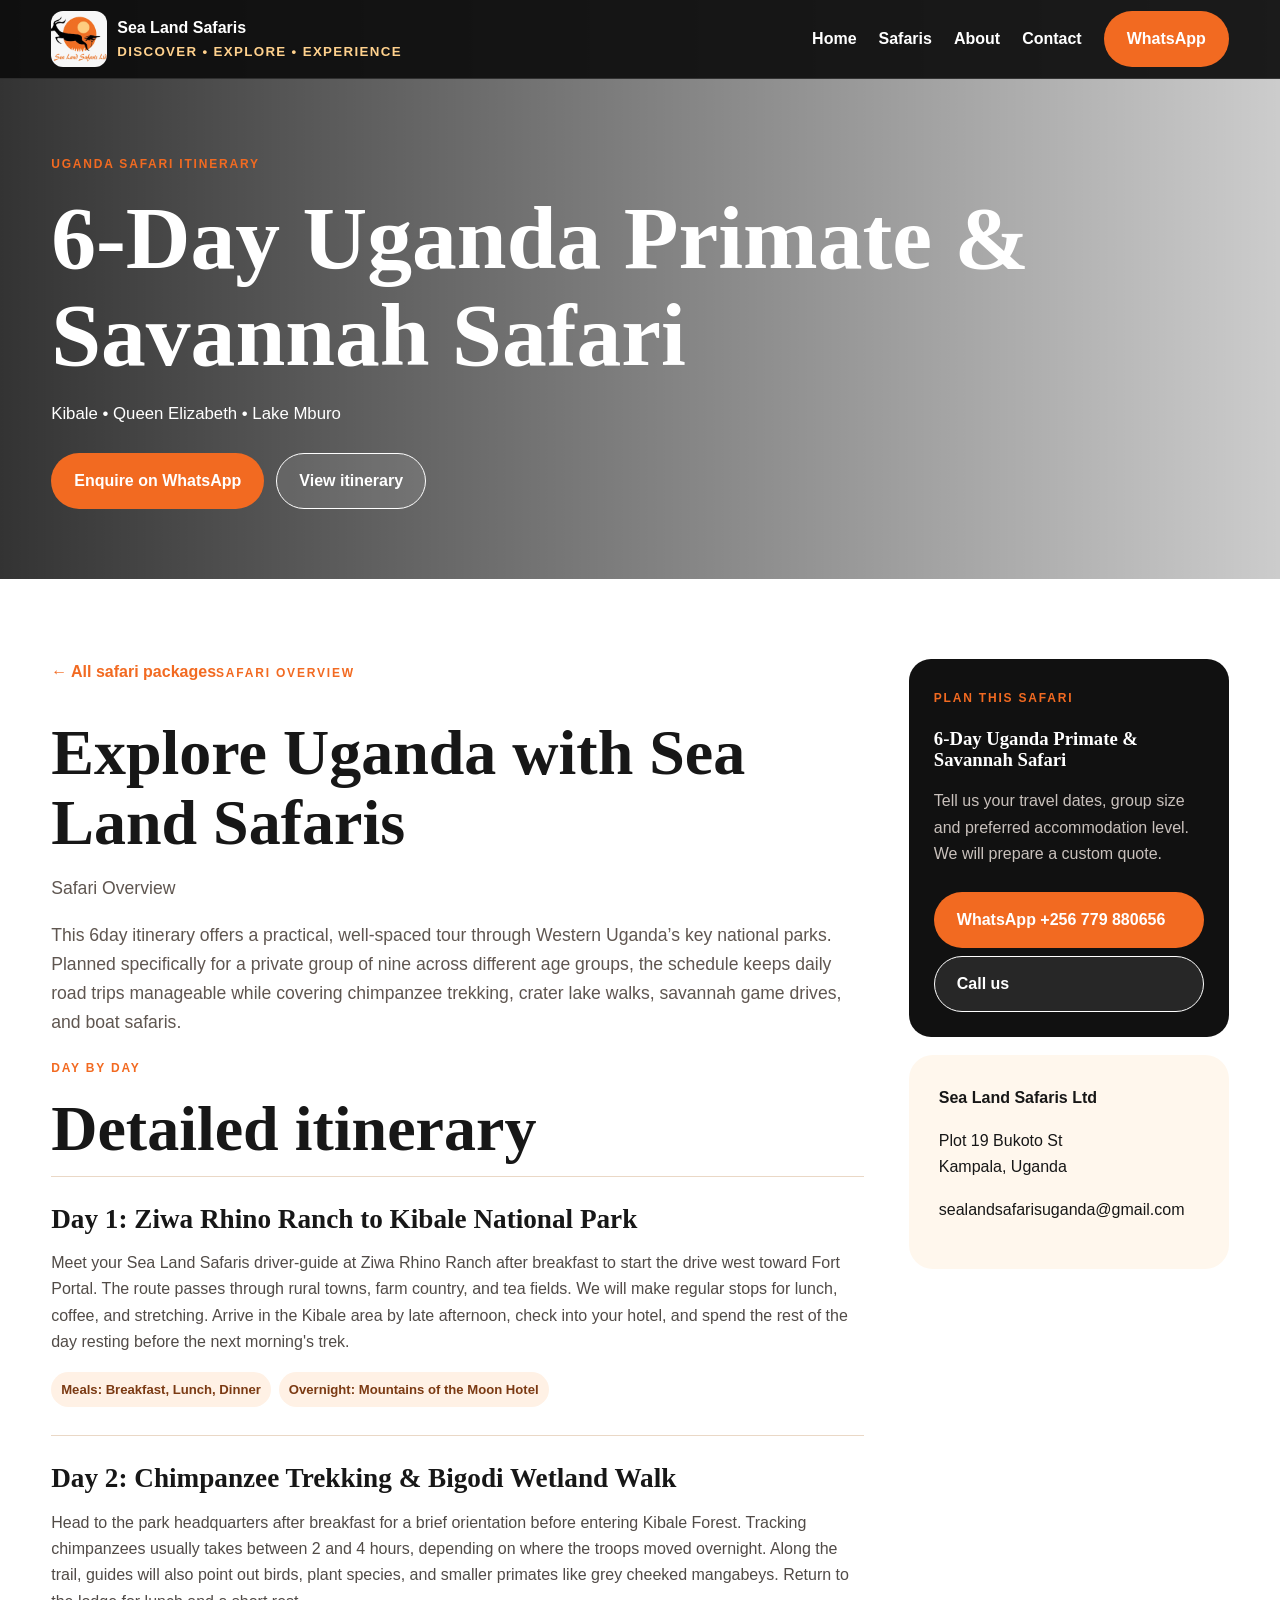
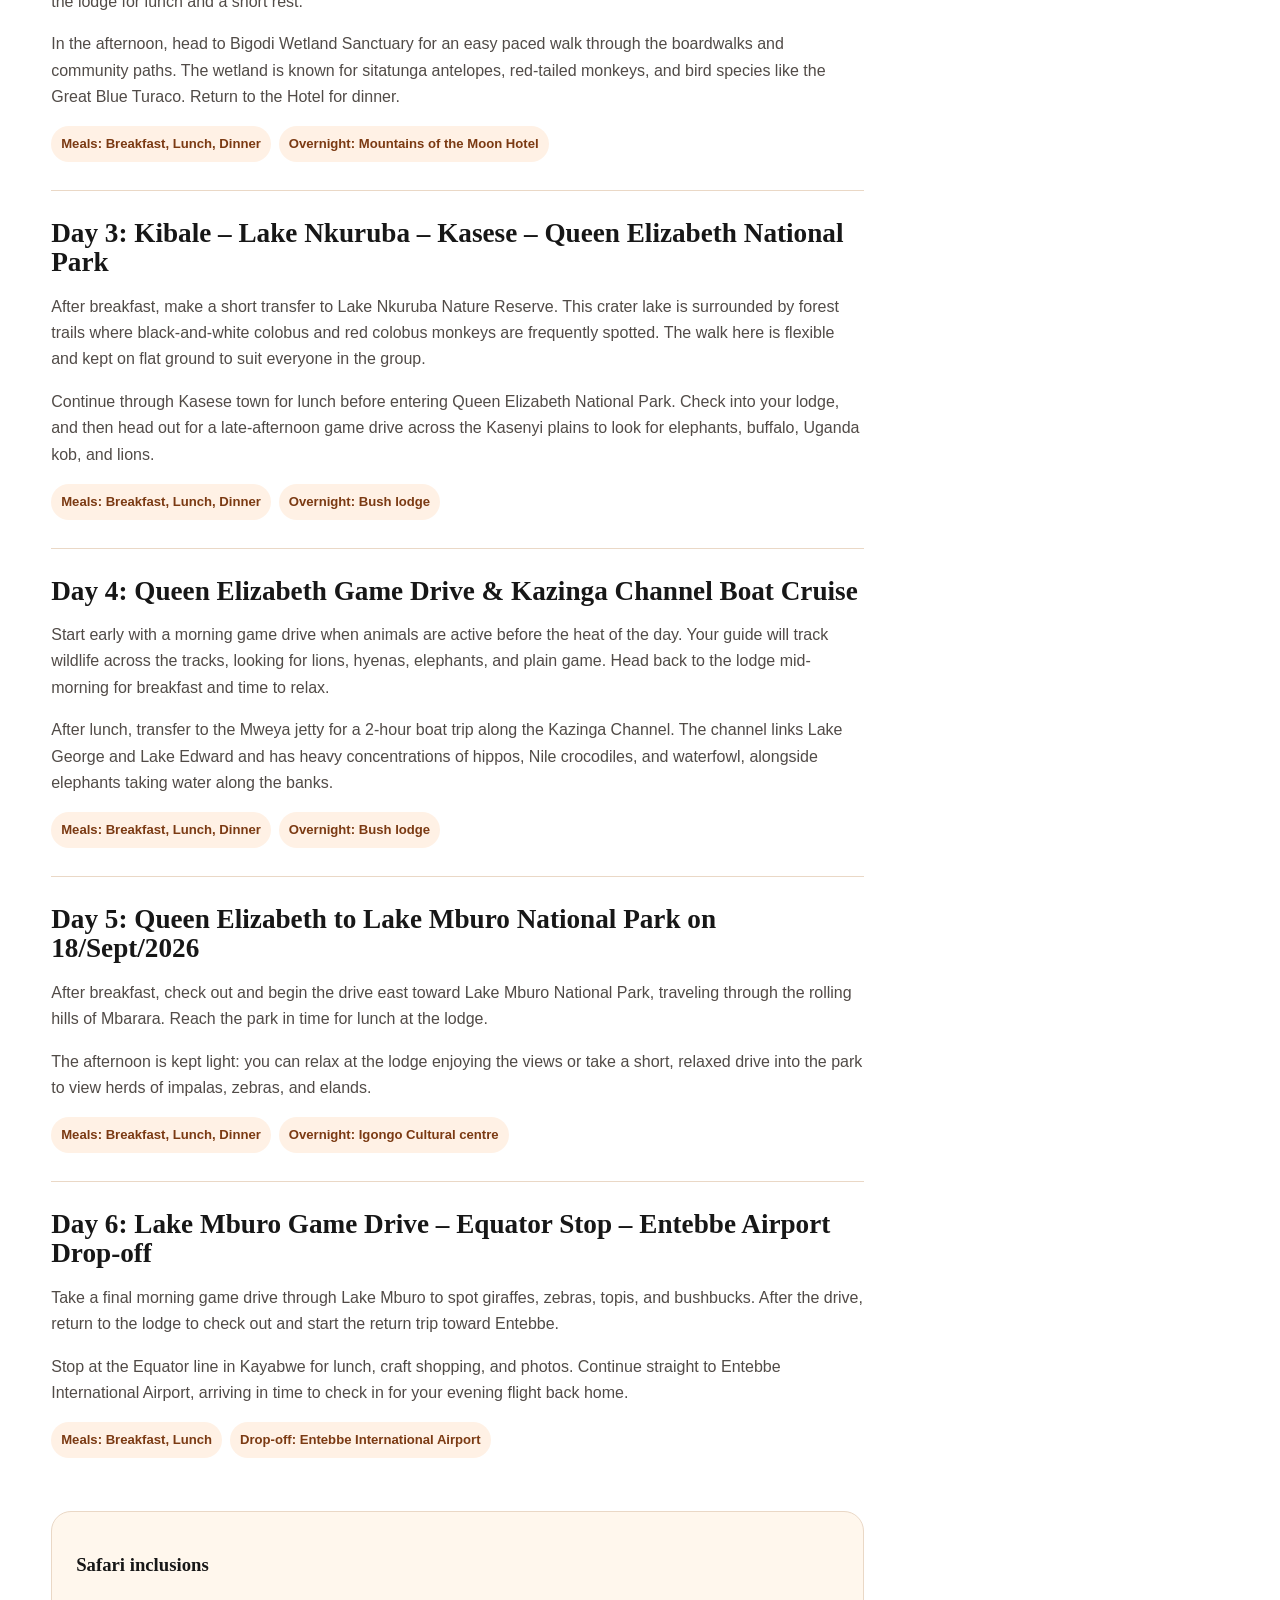
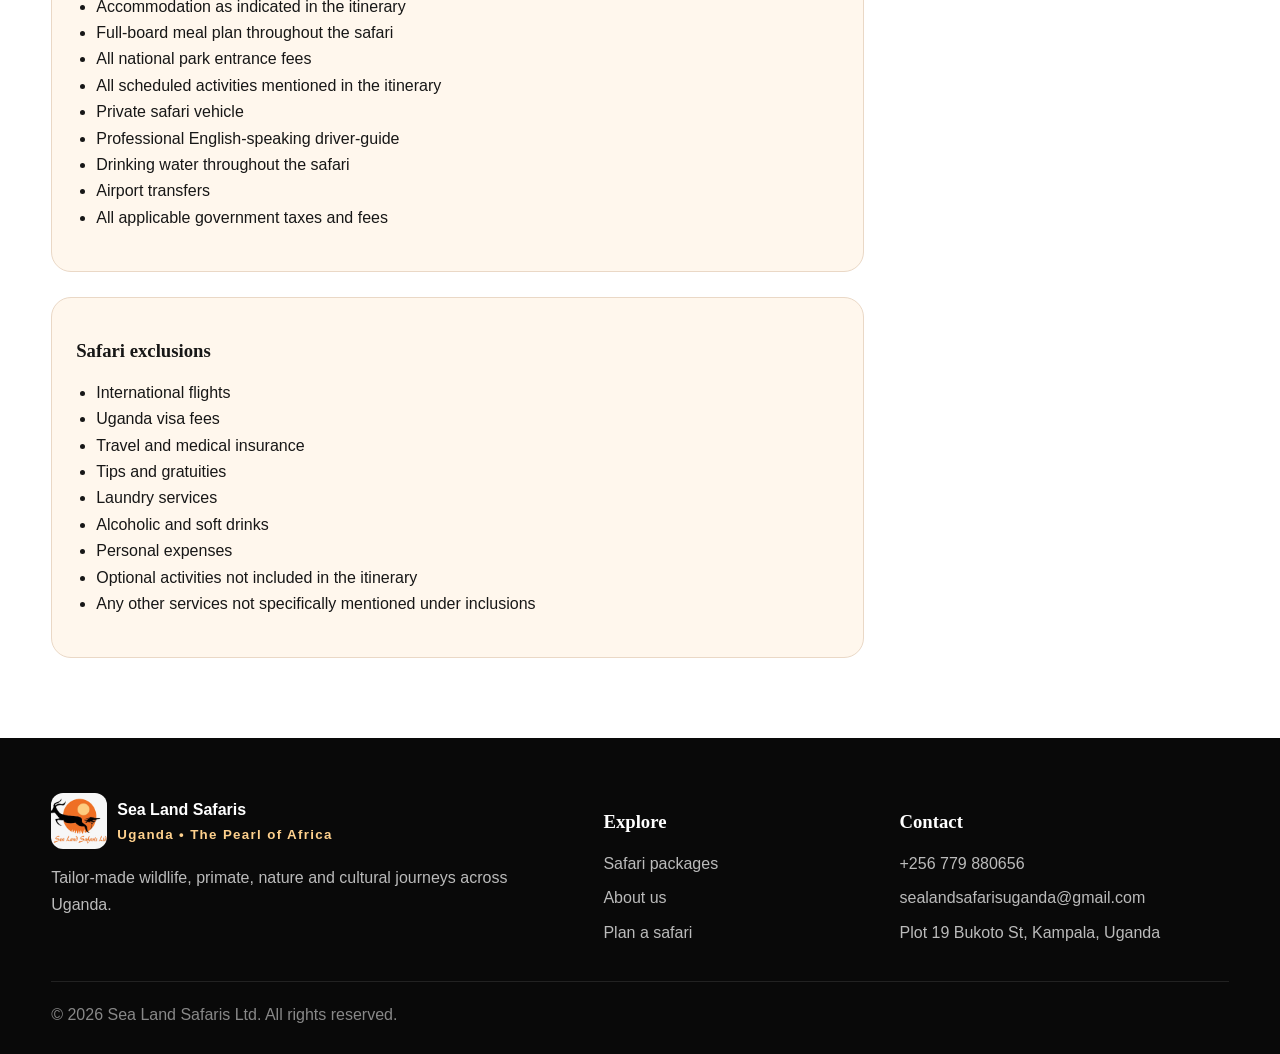
<file: packages/6-day-primate-savannah-safari.html>
<!doctype html><html lang="en"><head><meta charset="utf-8"><meta name="viewport" content="width=device-width,initial-scale=1"><title>6-Day Uganda Primate &amp; Savannah Safari | Sea Land Safaris Uganda</title><meta name="description" content="Safari Overview This 6day itinerary offers a practical, well-spaced tour through Western Uganda’s key national parks. Planned specifically for a private gr"><link rel="stylesheet" href="../assets/style.css"></head><body><header><div class="container nav"><a class="brand" href="../index.html"><img src="../assets/logo.jpg" alt="Sea Land Safaris logo"><span>Sea Land Safaris<small>DISCOVER • EXPLORE • EXPERIENCE</small></span></a><nav class="links"><a href="../index.html">Home</a><a href="../index.html#packages">Safaris</a><a href="../index.html#about">About</a><a href="../index.html#contact">Contact</a><a class="btn btn-orange" href="https://wa.me/256779880656">WhatsApp</a></nav><button class="menu">☰</button></div></header><section class="page-hero" style="background-image:url('https://images.unsplash.com/photo-1516426122078-c23e76319801?auto=format&fit=crop&w=1800&q=88')"><div class="container"><span class="eyebrow">Uganda Safari Itinerary</span><h1>6-Day Uganda Primate &amp; Savannah Safari</h1><p>Kibale • Queen Elizabeth • Lake Mburo</p><div class="hero-actions"><a class="btn btn-orange" href="https://wa.me/256779880656?text=Hello%20Sea%20Land%20Safaris%2C%20I%20am%20interested%20in%206-day-primate-savannah-safari">Enquire on WhatsApp</a><a class="btn btn-light" href="#itinerary">View itinerary</a></div></div></section><main class="container content-wrap"><div><a class="back" href="../index.html#packages">← All safari packages</a><span class="eyebrow">Safari overview</span><h2>Explore Uganda with Sea Land Safaris</h2><div class="overview"><p>Safari Overview</p><p>This 6day itinerary offers a practical, well-spaced tour through Western Uganda’s key national parks. Planned specifically for a private group of nine across different age groups, the schedule keeps daily road trips manageable while covering chimpanzee trekking, crater lake walks, savannah game drives, and boat safaris.</p></div><section id="itinerary"><span class="eyebrow">Day by day</span><h2>Detailed itinerary</h2><article class="day"><h3>Day 1: Ziwa Rhino Ranch to Kibale National Park</h3><p>Meet your Sea Land Safaris driver-guide at Ziwa Rhino Ranch after breakfast to start the drive west toward Fort Portal. The route passes through rural towns, farm country, and tea fields. We will make regular stops for lunch, coffee, and stretching. Arrive in the Kibale area by late afternoon, check into your hotel, and spend the rest of the day resting before the next morning&#x27;s trek.</p><div class="meta"><span class="pill">Meals: Breakfast, Lunch, Dinner</span><span class="pill">Overnight: Mountains of the Moon Hotel</span></div></article><article class="day"><h3>Day 2: Chimpanzee Trekking &amp; Bigodi Wetland Walk</h3><p>Head to the park headquarters after breakfast for a brief orientation before entering Kibale Forest. Tracking chimpanzees usually takes between 2 and 4 hours, depending on where the troops moved overnight. Along the trail, guides will also point out birds, plant species, and smaller primates like grey cheeked mangabeys. Return to the lodge for lunch and a short rest.</p><p>In the afternoon, head to Bigodi Wetland Sanctuary for an easy paced walk through the boardwalks and community paths. The wetland is known for sitatunga antelopes, red-tailed monkeys, and bird species like the Great Blue Turaco. Return to the Hotel for dinner.</p><div class="meta"><span class="pill">Meals: Breakfast, Lunch, Dinner</span><span class="pill">Overnight: Mountains of the Moon Hotel</span></div></article><article class="day"><h3>Day 3: Kibale – Lake Nkuruba – Kasese – Queen Elizabeth National Park</h3><p>After breakfast, make a short transfer to Lake Nkuruba Nature Reserve. This crater lake is surrounded by forest trails where black-and-white colobus and red colobus monkeys are frequently spotted. The walk here is flexible and kept on flat ground to suit everyone in the group.</p><p>Continue through Kasese town for lunch before entering Queen Elizabeth National Park. Check into your lodge, and then head out for a late-afternoon game drive across the Kasenyi plains to look for elephants, buffalo, Uganda kob, and lions.</p><div class="meta"><span class="pill">Meals: Breakfast, Lunch, Dinner</span><span class="pill">Overnight: Bush lodge</span></div></article><article class="day"><h3>Day 4: Queen Elizabeth Game Drive &amp; Kazinga Channel Boat Cruise</h3><p>Start early with a morning game drive when animals are active before the heat of the day. Your guide will track wildlife across the tracks, looking for lions, hyenas, elephants, and plain game. Head back to the lodge mid-morning for breakfast and time to relax.</p><p>After lunch, transfer to the Mweya jetty for a 2-hour boat trip along the Kazinga Channel. The channel links Lake George and Lake Edward and has heavy concentrations of hippos, Nile crocodiles, and waterfowl, alongside elephants taking water along the banks.</p><div class="meta"><span class="pill">Meals: Breakfast, Lunch, Dinner</span><span class="pill">Overnight: Bush lodge</span></div></article><article class="day"><h3>Day 5: Queen Elizabeth to Lake Mburo National Park on 18/Sept/2026</h3><p>After breakfast, check out and begin the drive east toward Lake Mburo National Park, traveling through the rolling hills of Mbarara. Reach the park in time for lunch at the lodge.</p><p>The afternoon is kept light: you can relax at the lodge enjoying the views or take a short, relaxed drive into the park to view herds of impalas, zebras, and elands.</p><div class="meta"><span class="pill">Meals: Breakfast, Lunch, Dinner</span><span class="pill">Overnight: Igongo Cultural centre</span></div></article><article class="day"><h3>Day 6: Lake Mburo Game Drive – Equator Stop – Entebbe Airport Drop-off</h3><p>Take a final morning game drive through Lake Mburo to spot giraffes, zebras, topis, and bushbucks. After the drive, return to the lodge to check out and start the return trip toward Entebbe.</p><p>Stop at the Equator line in Kayabwe for lunch, craft shopping, and photos. Continue straight to Entebbe International Airport, arriving in time to check in for your evening flight back home.</p><div class="meta"><span class="pill">Meals: Breakfast, Lunch</span><span class="pill">Drop-off: Entebbe International Airport</span></div></article></section><div class="listbox"><h3>Safari inclusions</h3><ul><li>Accommodation as indicated in the itinerary</li><li>Full-board meal plan throughout the safari</li><li>All national park entrance fees</li><li>All scheduled activities mentioned in the itinerary</li><li>Private safari vehicle</li><li>Professional English-speaking driver-guide</li><li>Drinking water throughout the safari</li><li>Airport transfers</li><li>All applicable government taxes and fees</li></ul></div><div class="listbox"><h3>Safari exclusions</h3><ul><li>International flights</li><li>Uganda visa fees</li><li>Travel and medical insurance</li><li>Tips and gratuities</li><li>Laundry services</li><li>Alcoholic and soft drinks</li><li>Personal expenses</li><li>Optional activities not included in the itinerary</li><li>Any other services not specifically mentioned under inclusions</li></ul></div></div><aside class="sidebar"><div class="side-card"><span class="eyebrow">Plan this safari</span><h3>6-Day Uganda Primate &amp; Savannah Safari</h3><p>Tell us your travel dates, group size and preferred accommodation level. We will prepare a custom quote.</p><a class="btn btn-orange" href="https://wa.me/256779880656">WhatsApp +256 779 880656</a><a class="btn btn-light" href="tel:+256779880656">Call us</a></div><div class="contact-box"><b>Sea Land Safaris Ltd</b><p>Plot 19 Bukoto St<br>Kampala, Uganda</p><p><a href="mailto:sealandsafarisuganda@gmail.com">sealandsafarisuganda@gmail.com</a></p></div></aside></main><footer><div class="container footer-grid"><div><a class="brand" href="../index.html"><img src="../assets/logo.jpg"><span>Sea Land Safaris<small>Uganda • The Pearl of Africa</small></span></a><p>Tailor-made wildlife, primate, nature and cultural journeys across Uganda.</p></div><div><h3>Explore</h3><div class="footer-links"><a href="../index.html#packages">Safari packages</a><a href="../index.html#about">About us</a><a href="../index.html#contact">Plan a safari</a></div></div><div><h3>Contact</h3><div class="footer-links"><a href="tel:+256779880656">+256 779 880656</a><a href="mailto:sealandsafarisuganda@gmail.com">sealandsafarisuganda@gmail.com</a><a href="https://www.google.com/maps/place//data=!4m2!3m1!1s0x177dbb9729308ba9:0xb33c4eeed9e7044d?sa=X&ved=1t:8290&ictx=111">Plot 19 Bukoto St, Kampala, Uganda</a></div></div></div><div class="container" style="border-top:1px solid #ffffff1a;margin-top:35px;padding-top:20px;color:#888">© 2026 Sea Land Safaris Ltd. All rights reserved.</div></footer><script src="../assets/site.js"></script></body></html>
</file>
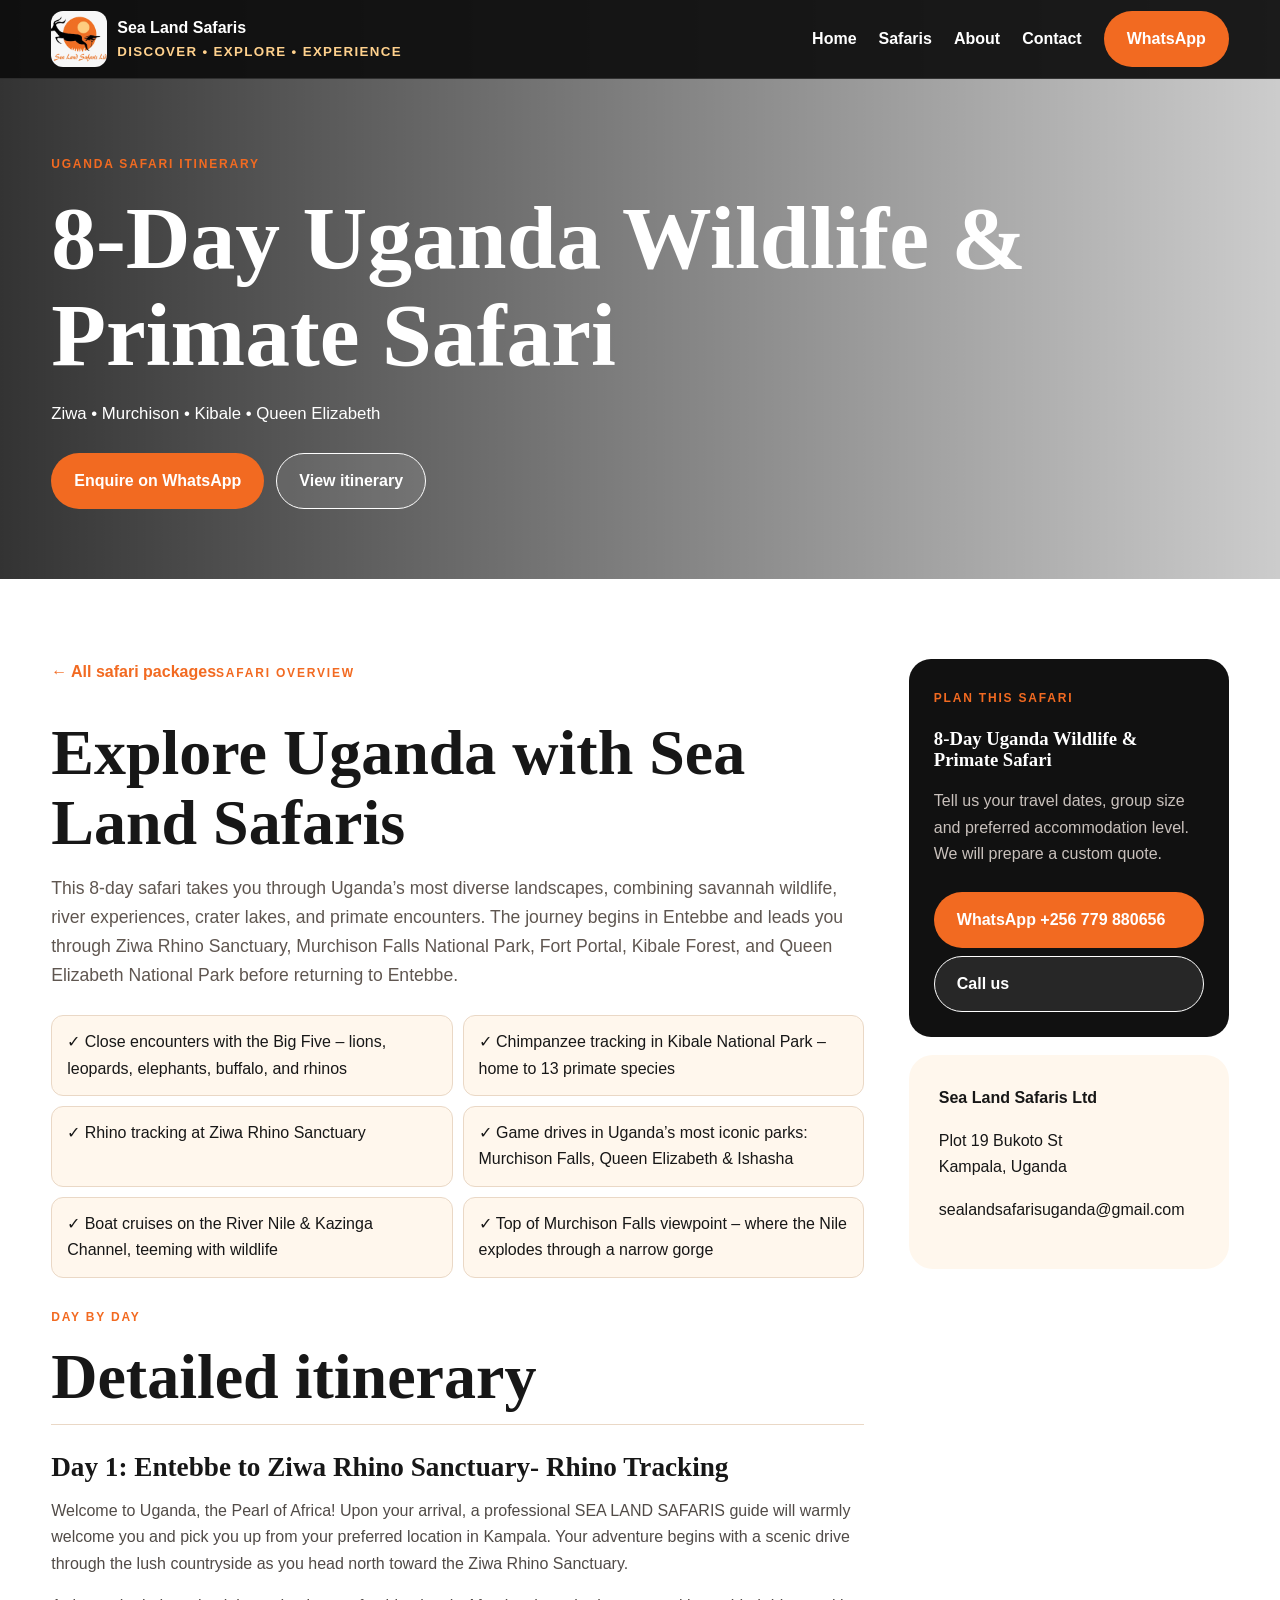
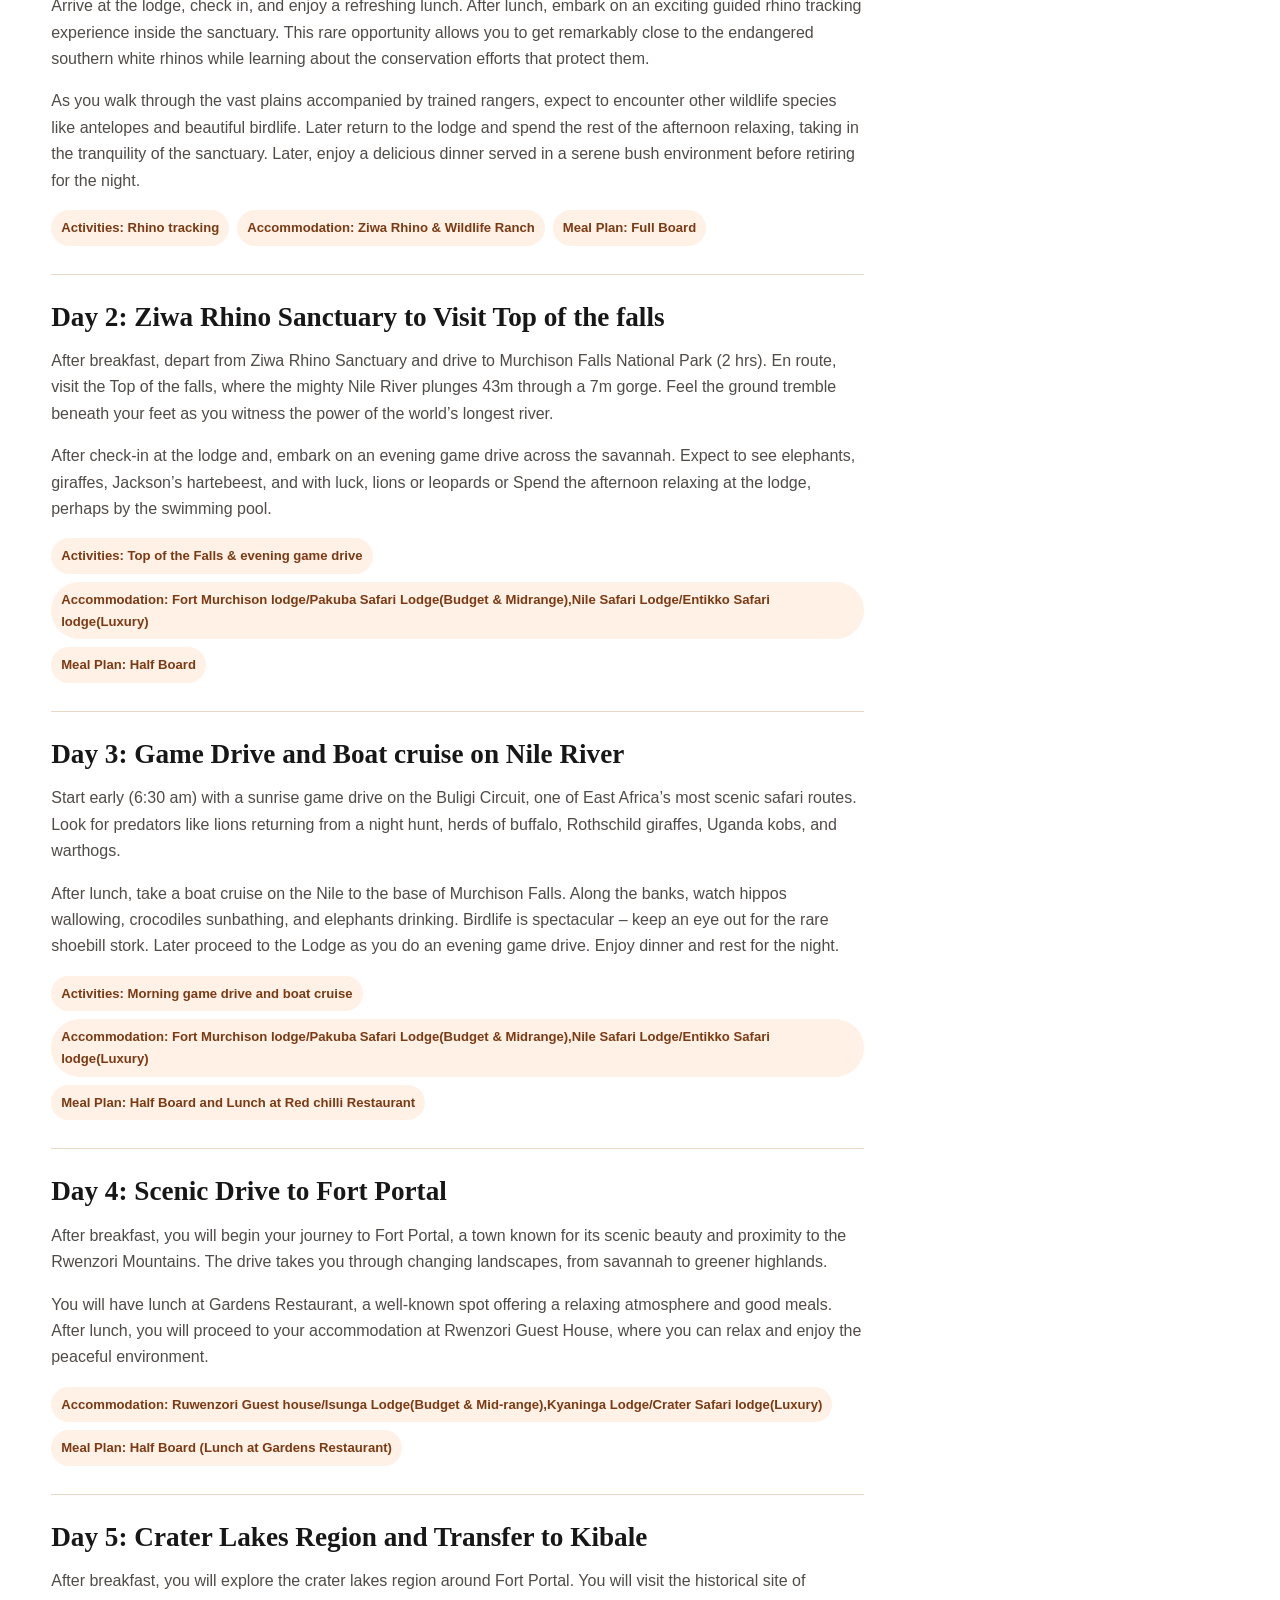
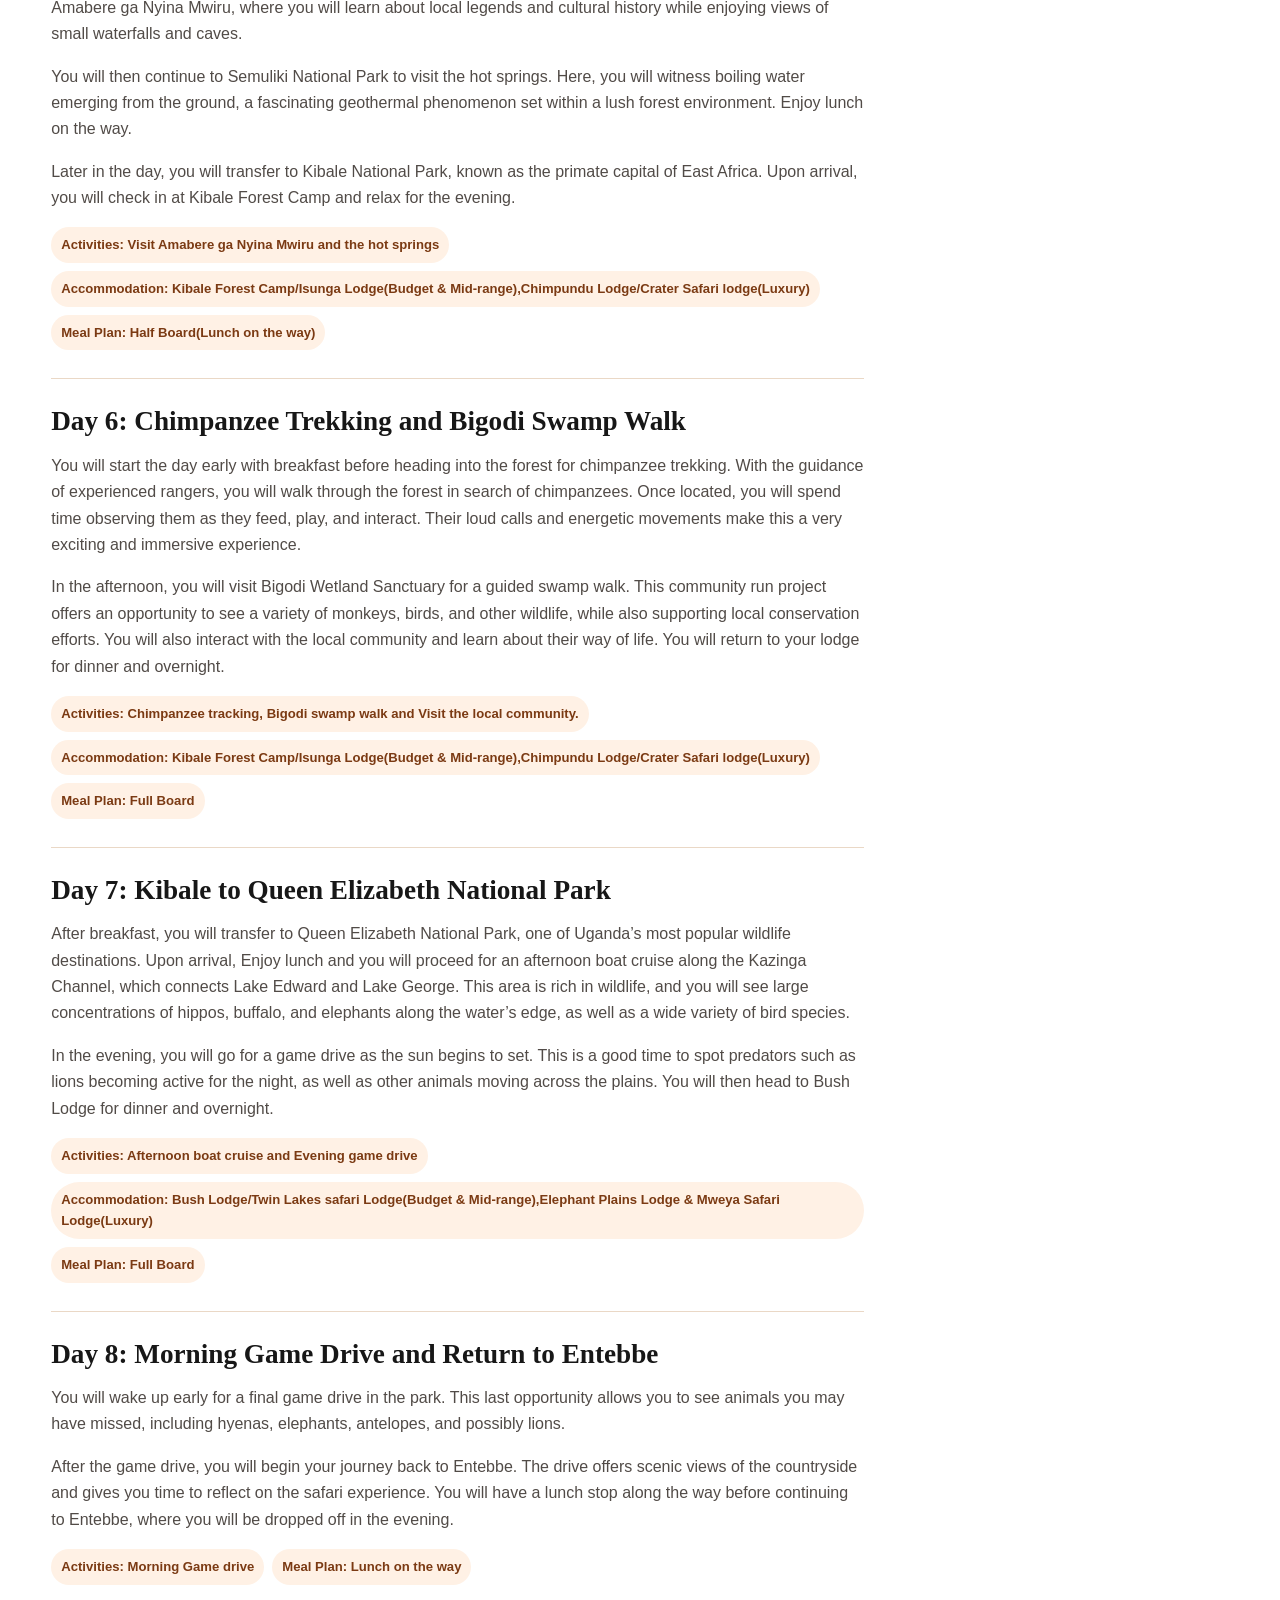
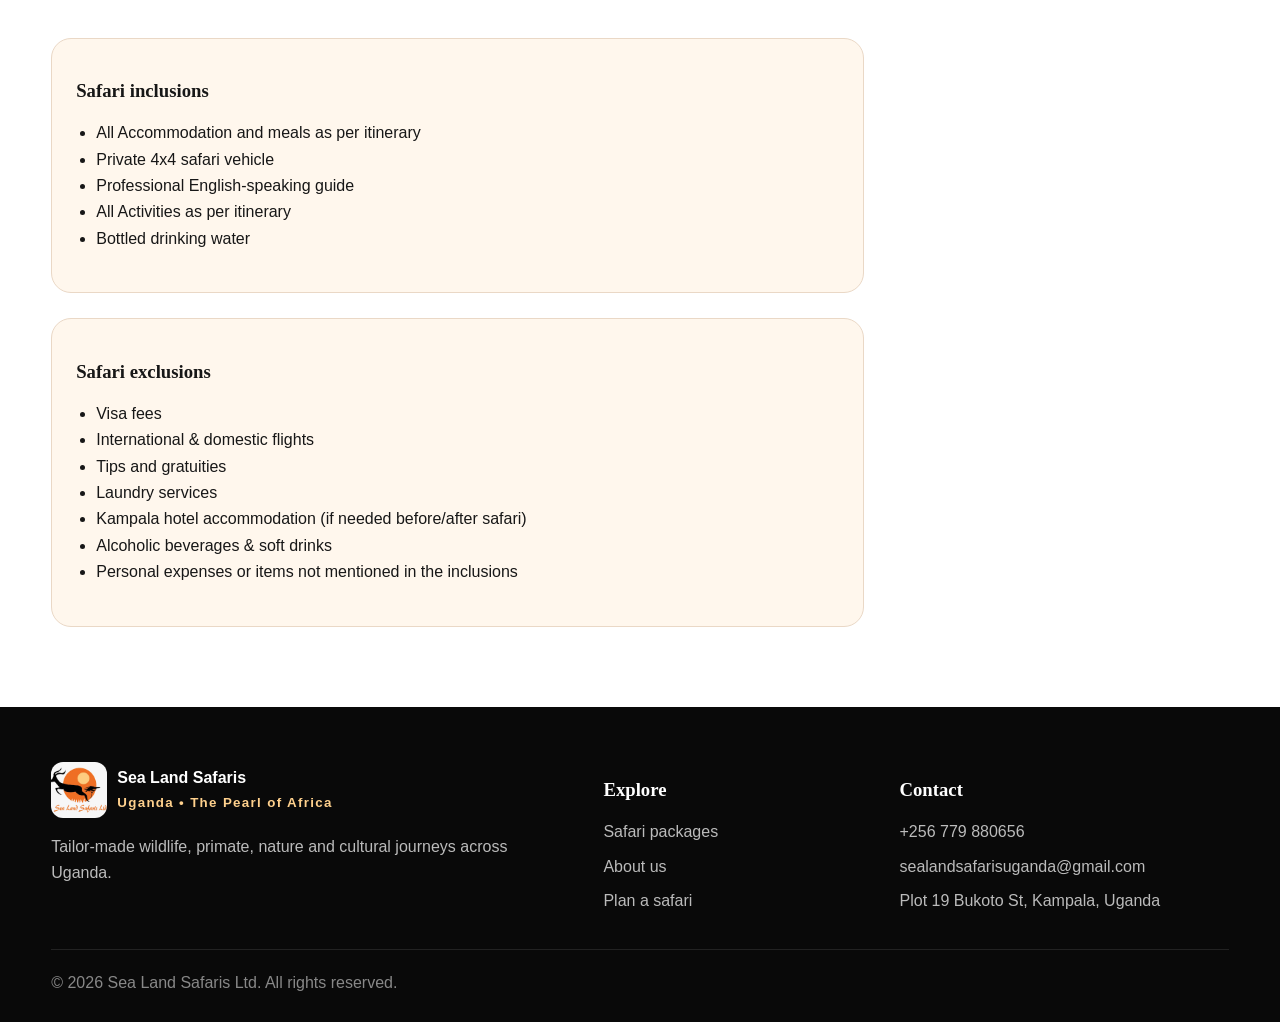
<file: packages/8-day-wildlife-primate-safari.html>
<!doctype html><html lang="en"><head><meta charset="utf-8"><meta name="viewport" content="width=device-width,initial-scale=1"><title>8-Day Uganda Wildlife &amp; Primate Safari | Sea Land Safaris Uganda</title><meta name="description" content="This 8-day safari takes you through Uganda’s most diverse landscapes, combining savannah wildlife, river experiences, crater lakes, and primate encounters."><link rel="stylesheet" href="../assets/style.css"></head><body><header><div class="container nav"><a class="brand" href="../index.html"><img src="../assets/logo.jpg" alt="Sea Land Safaris logo"><span>Sea Land Safaris<small>DISCOVER • EXPLORE • EXPERIENCE</small></span></a><nav class="links"><a href="../index.html">Home</a><a href="../index.html#packages">Safaris</a><a href="../index.html#about">About</a><a href="../index.html#contact">Contact</a><a class="btn btn-orange" href="https://wa.me/256779880656">WhatsApp</a></nav><button class="menu">☰</button></div></header><section class="page-hero" style="background-image:url('https://images.unsplash.com/photo-1518467166778-b88f373ffec7?auto=format&fit=crop&w=1800&q=88')"><div class="container"><span class="eyebrow">Uganda Safari Itinerary</span><h1>8-Day Uganda Wildlife &amp; Primate Safari</h1><p>Ziwa • Murchison • Kibale • Queen Elizabeth</p><div class="hero-actions"><a class="btn btn-orange" href="https://wa.me/256779880656?text=Hello%20Sea%20Land%20Safaris%2C%20I%20am%20interested%20in%208-day-wildlife-primate-safari">Enquire on WhatsApp</a><a class="btn btn-light" href="#itinerary">View itinerary</a></div></div></section><main class="container content-wrap"><div><a class="back" href="../index.html#packages">← All safari packages</a><span class="eyebrow">Safari overview</span><h2>Explore Uganda with Sea Land Safaris</h2><div class="overview"><p>This 8-day safari takes you through Uganda’s most diverse landscapes, combining savannah wildlife, river experiences, crater lakes, and primate encounters. The journey begins in Entebbe and leads you through Ziwa Rhino Sanctuary, Murchison Falls National Park, Fort Portal, Kibale Forest, and Queen Elizabeth National Park before returning to Entebbe.</p></div><div class="highlights"><div class="highlight">✓ Close encounters with the Big Five – lions, leopards, elephants, buffalo, and rhinos</div><div class="highlight">✓ Chimpanzee tracking in Kibale National Park – home to 13 primate species</div><div class="highlight">✓ Rhino tracking at Ziwa Rhino Sanctuary</div><div class="highlight">✓ Game drives in Uganda’s most iconic parks: Murchison Falls, Queen Elizabeth &amp; Ishasha</div><div class="highlight">✓ Boat cruises on the River Nile &amp; Kazinga Channel, teeming with wildlife</div><div class="highlight">✓ Top of Murchison Falls viewpoint – where the Nile explodes through a narrow gorge</div></div><section id="itinerary"><span class="eyebrow">Day by day</span><h2>Detailed itinerary</h2><article class="day"><h3>Day 1: Entebbe to Ziwa Rhino Sanctuary- Rhino Tracking</h3><p>Welcome to Uganda, the Pearl of Africa! Upon your arrival, a professional SEA LAND SAFARIS guide will warmly welcome you and pick you up from your preferred location in Kampala. Your adventure begins with a scenic drive through the lush countryside as you head north toward the Ziwa Rhino Sanctuary.</p><p>Arrive at the lodge, check in, and enjoy a refreshing lunch. After lunch, embark on an exciting guided rhino tracking experience inside the sanctuary. This rare opportunity allows you to get remarkably close to the endangered southern white rhinos while learning about the conservation efforts that protect them.</p><p>As you walk through the vast plains accompanied by trained rangers, expect to encounter other wildlife species like antelopes and beautiful birdlife. Later return to the lodge and spend the rest of the afternoon relaxing, taking in the tranquility of the sanctuary. Later, enjoy a delicious dinner served in a serene bush environment before retiring for the night.</p><div class="meta"><span class="pill">Activities: Rhino tracking</span><span class="pill">Accommodation: Ziwa Rhino &amp; Wildlife Ranch</span><span class="pill">Meal Plan: Full Board</span></div></article><article class="day"><h3>Day 2: Ziwa Rhino Sanctuary to Visit Top of the falls</h3><p>After breakfast, depart from Ziwa Rhino Sanctuary and drive to Murchison Falls National Park (2 hrs). En route, visit the Top of the falls, where the mighty Nile River plunges 43m through a 7m gorge. Feel the ground tremble beneath your feet as you witness the power of the world’s longest river.</p><p>After check-in at the lodge and, embark on an evening game drive across the savannah. Expect to see elephants, giraffes, Jackson’s hartebeest, and with luck, lions or leopards or Spend the afternoon relaxing at the lodge, perhaps by the swimming pool.</p><div class="meta"><span class="pill">Activities: Top of the Falls &amp; evening game drive</span><span class="pill">Accommodation: Fort Murchison lodge/Pakuba Safari Lodge(Budget &amp; Midrange),Nile Safari Lodge/Entikko Safari lodge(Luxury)</span><span class="pill">Meal Plan: Half  Board</span></div></article><article class="day"><h3>Day 3: Game Drive and Boat cruise on Nile River</h3><p>Start early (6:30 am) with a sunrise game drive on the Buligi Circuit, one of East Africa’s most scenic safari routes. Look for predators like lions returning from a night hunt, herds of buffalo, Rothschild giraffes, Uganda kobs, and warthogs.</p><p>After lunch, take a boat cruise on the Nile to the base of Murchison Falls. Along the banks, watch hippos wallowing, crocodiles sunbathing, and elephants drinking. Birdlife is spectacular – keep an eye out for the rare shoebill stork. Later proceed to the Lodge as you do an evening game drive. Enjoy dinner and rest for the night.</p><div class="meta"><span class="pill">Activities: Morning game drive and boat cruise</span><span class="pill">Accommodation: Fort Murchison lodge/Pakuba Safari Lodge(Budget &amp; Midrange),Nile Safari Lodge/Entikko Safari lodge(Luxury)</span><span class="pill">Meal Plan: Half Board and Lunch at Red chilli Restaurant</span></div></article><article class="day"><h3>Day 4: Scenic Drive to Fort Portal</h3><p>After breakfast, you will begin your journey to Fort Portal, a town known for its scenic beauty and proximity to the Rwenzori Mountains. The drive takes you through changing landscapes, from savannah to greener highlands.</p><p>You will have lunch at Gardens Restaurant, a well-known spot offering a relaxing atmosphere and good meals. After lunch, you will proceed to your accommodation at Rwenzori Guest House, where you can relax and enjoy the peaceful environment.</p><div class="meta"><span class="pill">Accommodation: Ruwenzori Guest house/Isunga Lodge(Budget &amp; Mid-range),Kyaninga Lodge/Crater Safari lodge(Luxury)</span><span class="pill">Meal Plan: Half Board (Lunch at Gardens Restaurant)</span></div></article><article class="day"><h3>Day 5: Crater Lakes Region and Transfer to Kibale</h3><p>After breakfast, you will explore the crater lakes region around Fort Portal. You will visit the historical site of Amabere ga Nyina Mwiru, where you will learn about local legends and cultural history while enjoying views of small waterfalls and caves.</p><p>You will then continue to Semuliki National Park to visit the hot springs. Here, you will witness boiling water emerging from the ground, a fascinating geothermal phenomenon set within a lush forest environment. Enjoy lunch on the way.</p><p>Later in the day, you will transfer to Kibale National Park, known as the primate capital of East Africa. Upon arrival, you will check in at Kibale Forest Camp and relax for the evening.</p><div class="meta"><span class="pill">Activities: Visit Amabere ga Nyina Mwiru and  the hot springs</span><span class="pill">Accommodation: Kibale Forest Camp/Isunga Lodge(Budget &amp; Mid-range),Chimpundu Lodge/Crater Safari lodge(Luxury)</span><span class="pill">Meal Plan: Half Board(Lunch on the way)</span></div></article><article class="day"><h3>Day 6: Chimpanzee Trekking and Bigodi Swamp Walk</h3><p>You will start the day early with breakfast before heading into the forest for chimpanzee trekking. With the guidance of experienced rangers, you will walk through the forest in search of chimpanzees. Once located, you will spend time observing them as they feed, play, and interact. Their loud calls and energetic movements make this a very exciting and immersive experience.</p><p>In the afternoon, you will visit Bigodi Wetland Sanctuary for a guided swamp walk. This community run project offers an opportunity to see a variety of monkeys, birds, and other wildlife, while also supporting local conservation efforts. You will also interact with the local community and learn about their way of life. You will return to your lodge for dinner and overnight.</p><div class="meta"><span class="pill">Activities: Chimpanzee tracking, Bigodi swamp walk and Visit the local community.</span><span class="pill">Accommodation: Kibale Forest Camp/Isunga Lodge(Budget &amp; Mid-range),Chimpundu Lodge/Crater Safari lodge(Luxury)</span><span class="pill">Meal Plan: Full Board</span></div></article><article class="day"><h3>Day 7: Kibale to Queen Elizabeth National Park</h3><p>After breakfast, you will transfer to Queen Elizabeth National Park, one of Uganda’s most popular wildlife destinations. Upon arrival, Enjoy lunch and you will proceed for an afternoon boat cruise along the Kazinga Channel, which connects Lake Edward and Lake George. This area is rich in wildlife, and you will see large concentrations of hippos, buffalo, and elephants along the water’s edge, as well as a wide variety of bird species.</p><p>In the evening, you will go for a game drive as the sun begins to set. This is a good time to spot predators such as lions becoming active for the night, as well as other animals moving across the plains. You will then head to Bush Lodge for dinner and overnight.</p><div class="meta"><span class="pill">Activities: Afternoon boat cruise and Evening game drive</span><span class="pill">Accommodation: Bush Lodge/Twin Lakes safari Lodge(Budget &amp; Mid-range),Elephant Plains Lodge &amp; Mweya Safari Lodge(Luxury)</span><span class="pill">Meal Plan: Full Board</span></div></article><article class="day"><h3>Day 8: Morning Game Drive and Return to Entebbe</h3><p>You will wake up early for a final game drive in the park. This last opportunity allows you to see animals you may have missed, including hyenas, elephants, antelopes, and possibly lions.</p><p>After the game drive, you will begin your journey back to Entebbe. The drive offers scenic views of the countryside and gives you time to reflect on the safari experience. You will have a lunch stop along the way before continuing to Entebbe, where you will be dropped off in the evening.</p><div class="meta"><span class="pill">Activities: Morning Game drive</span><span class="pill">Meal Plan: Lunch on the way</span></div></article></section><div class="listbox"><h3>Safari inclusions</h3><ul><li>All Accommodation and meals as per itinerary</li><li>Private 4x4 safari vehicle</li><li>Professional English-speaking guide</li><li>All Activities as per itinerary</li><li>Bottled drinking water</li></ul></div><div class="listbox"><h3>Safari exclusions</h3><ul><li>Visa fees</li><li>International &amp; domestic flights</li><li>Tips and gratuities</li><li>Laundry services</li><li>Kampala hotel accommodation (if needed before/after safari)</li><li>Alcoholic beverages &amp; soft drinks</li><li>Personal expenses or items not mentioned in the inclusions</li></ul></div></div><aside class="sidebar"><div class="side-card"><span class="eyebrow">Plan this safari</span><h3>8-Day Uganda Wildlife &amp; Primate Safari</h3><p>Tell us your travel dates, group size and preferred accommodation level. We will prepare a custom quote.</p><a class="btn btn-orange" href="https://wa.me/256779880656">WhatsApp +256 779 880656</a><a class="btn btn-light" href="tel:+256779880656">Call us</a></div><div class="contact-box"><b>Sea Land Safaris Ltd</b><p>Plot 19 Bukoto St<br>Kampala, Uganda</p><p><a href="mailto:sealandsafarisuganda@gmail.com">sealandsafarisuganda@gmail.com</a></p></div></aside></main><footer><div class="container footer-grid"><div><a class="brand" href="../index.html"><img src="../assets/logo.jpg"><span>Sea Land Safaris<small>Uganda • The Pearl of Africa</small></span></a><p>Tailor-made wildlife, primate, nature and cultural journeys across Uganda.</p></div><div><h3>Explore</h3><div class="footer-links"><a href="../index.html#packages">Safari packages</a><a href="../index.html#about">About us</a><a href="../index.html#contact">Plan a safari</a></div></div><div><h3>Contact</h3><div class="footer-links"><a href="tel:+256779880656">+256 779 880656</a><a href="mailto:sealandsafarisuganda@gmail.com">sealandsafarisuganda@gmail.com</a><a href="https://www.google.com/maps/place//data=!4m2!3m1!1s0x177dbb9729308ba9:0xb33c4eeed9e7044d?sa=X&ved=1t:8290&ictx=111">Plot 19 Bukoto St, Kampala, Uganda</a></div></div></div><div class="container" style="border-top:1px solid #ffffff1a;margin-top:35px;padding-top:20px;color:#888">© 2026 Sea Land Safaris Ltd. All rights reserved.</div></footer><script src="../assets/site.js"></script></body></html>
</file>
<file: assets/style.css>
:root{--orange:#f26a21;--gold:#f6b44d;--ink:#171717;--muted:#706763;--cream:#fff7ed;--line:#ead8c6;--dark:#0d0d0d}*{box-sizing:border-box}html{scroll-behavior:smooth}body{margin:0;font-family:Arial,Helvetica,sans-serif;color:var(--ink);line-height:1.65;background:#fff}a{text-decoration:none;color:inherit}img{max-width:100%;display:block}.container{width:min(1180px,92%);margin:auto}h1,h2,h3{font-family:Georgia,'Times New Roman',serif;line-height:1.08}h2{font-size:clamp(2rem,5vw,4rem);margin:.2em 0}.eyebrow{color:var(--orange);font-size:.75rem;letter-spacing:.15em;text-transform:uppercase;font-weight:800}.btn{display:inline-flex;padding:14px 22px;border-radius:999px;font-weight:800;border:1px solid transparent;transition:.2s}.btn-orange{background:var(--orange);color:#fff}.btn-gold{background:var(--gold);color:#17100a}.btn-light{border-color:#fff;color:#fff;background:#ffffff18}.btn:hover{transform:translateY(-2px)}header{position:fixed;inset:0 0 auto;z-index:50;background:#0d0d0ded;border-bottom:1px solid #ffffff1f}.nav{height:78px;display:flex;align-items:center;justify-content:space-between}.brand{display:flex;gap:10px;align-items:center;color:#fff;font-weight:800}.brand img{width:56px;height:56px;object-fit:cover;border-radius:12px;background:#fff}.brand small{display:block;color:#ffd18d;letter-spacing:.1em}.links{display:flex;gap:22px;align-items:center;color:#fff;font-weight:700}.menu{display:none;color:#fff;background:none;border:0;font-size:1.7rem}.hero{min-height:94vh;display:flex;align-items:center;color:#fff;background-size:cover;background-position:center;position:relative}.hero:before,.page-hero:before{content:'';position:absolute;inset:0;background:linear-gradient(90deg,#000c,#0003)}.hero .container,.page-hero .container{position:relative;z-index:1}.hero h1{font-size:clamp(3.3rem,8vw,7rem);max-width:820px;margin:.12em 0}.hero p{max-width:650px;color:#f4f4f4;font-size:1.08rem}.hero-actions{display:flex;gap:12px;flex-wrap:wrap;margin-top:25px}.quick{margin-top:-45px;position:relative;z-index:3}.quick-grid{display:grid;grid-template-columns:repeat(3,1fr);background:#fff;border-radius:22px;box-shadow:0 18px 55px #0002;overflow:hidden}.quick a{padding:24px;border-right:1px solid var(--line)}.quick strong{display:block}.quick span{color:var(--muted);font-size:.9rem}.section{padding:100px 0}.section-head{display:flex;justify-content:space-between;align-items:end;gap:30px;margin-bottom:35px}.section-head p{max-width:480px;color:var(--muted)}.grid{display:grid;grid-template-columns:repeat(3,1fr);gap:22px}.card{border:1px solid var(--line);border-radius:24px;overflow:hidden;background:#fff;box-shadow:0 12px 40px #0000000d;transition:.25s}.card:hover{transform:translateY(-5px)}.card img{width:100%;height:240px;object-fit:cover}.card-body{padding:22px}.card h3{font-size:1.45rem;margin:7px 0}.card p{color:var(--muted);font-size:.92rem}.card .link{color:var(--orange);font-weight:800}.dark{background:var(--dark);color:#fff}.dark p{color:#c8c0bb}.experience{height:430px;position:relative;border-radius:24px;overflow:hidden}.experience img{width:100%;height:100%;object-fit:cover}.experience:after{content:'';position:absolute;inset:0;background:linear-gradient(transparent,#000d)}.experience div{position:absolute;z-index:2;bottom:22px;left:22px;right:22px}.experience h3{font-size:1.8rem;margin:5px 0}.about-grid,.contact-grid{display:grid;grid-template-columns:1fr 1fr;gap:60px;align-items:center}.about-grid img{height:560px;width:100%;object-fit:cover;border-radius:28px}.checks{display:grid;grid-template-columns:1fr 1fr;gap:12px;margin:24px 0}.checks div:before{content:'✓';color:var(--orange);font-weight:900;margin-right:8px}.contact-box{background:var(--cream);padding:30px;border-radius:24px}.contact-list{display:grid;gap:14px}.contact-list a{font-weight:700;color:#333}.contact-list b{color:var(--orange)}form{display:grid;gap:12px}input,textarea,select{width:100%;padding:14px;border:1px solid #ddc9b7;border-radius:12px;background:#fff}textarea{min-height:130px}footer{background:#090909;color:#fff;padding:55px 0 25px}.footer-grid{display:grid;grid-template-columns:1.4fr .7fr .9fr;gap:40px}footer p,footer a{color:#bbb}.footer-links{display:grid;gap:8px}.page-hero{min-height:64vh;display:flex;align-items:end;padding:150px 0 70px;color:#fff;background-size:cover;background-position:center;position:relative}.page-hero h1{font-size:clamp(3rem,7vw,6rem);margin:.15em 0}.page-hero p{color:#fff;font-size:1.05rem}.content-wrap{display:grid;grid-template-columns:minmax(0,1fr) 320px;gap:45px;padding:80px 0}.overview{font-size:1.1rem;color:#5f5650}.highlights{display:grid;grid-template-columns:1fr 1fr;gap:10px;margin:25px 0}.highlight{background:var(--cream);border:1px solid var(--line);padding:13px 15px;border-radius:12px}.day{padding:28px 0;border-top:1px solid var(--line)}.day h3{font-size:1.7rem;margin:0 0 14px}.day p{color:#514b47}.meta{display:flex;flex-wrap:wrap;gap:8px;margin-top:14px}.pill{padding:7px 10px;border-radius:999px;background:#fff1e5;color:#7b3a13;font-size:.82rem;font-weight:700}.sidebar{position:sticky;top:105px;align-self:start}.side-card{background:#111;color:#fff;border-radius:22px;padding:25px;margin-bottom:18px}.side-card p{color:#c9c1bc}.side-card .btn{width:100%;margin-top:8px}.listbox{background:var(--cream);border:1px solid var(--line);padding:24px;border-radius:20px;margin-top:25px}.listbox ul{padding-left:20px}.back{display:inline-block;color:var(--orange);font-weight:800;margin-bottom:20px}@media(max-width:850px){.links{display:none;position:absolute;top:78px;left:0;right:0;background:#111;padding:22px;flex-direction:column;align-items:flex-start}.links.open{display:flex}.menu{display:block}.grid{grid-template-columns:1fr 1fr}.about-grid,.contact-grid,.content-wrap{grid-template-columns:1fr}.sidebar{position:static}.quick-grid{grid-template-columns:1fr}.quick a{border-right:0;border-bottom:1px solid var(--line)}.footer-grid{grid-template-columns:1fr}.hero{min-height:780px}.highlights{grid-template-columns:1fr}}@media(max-width:560px){.grid{grid-template-columns:1fr}.section{padding:75px 0}.checks{grid-template-columns:1fr}.brand span{display:none}.page-hero{min-height:580px}.hero h1{font-size:3.5rem}}
</file>
